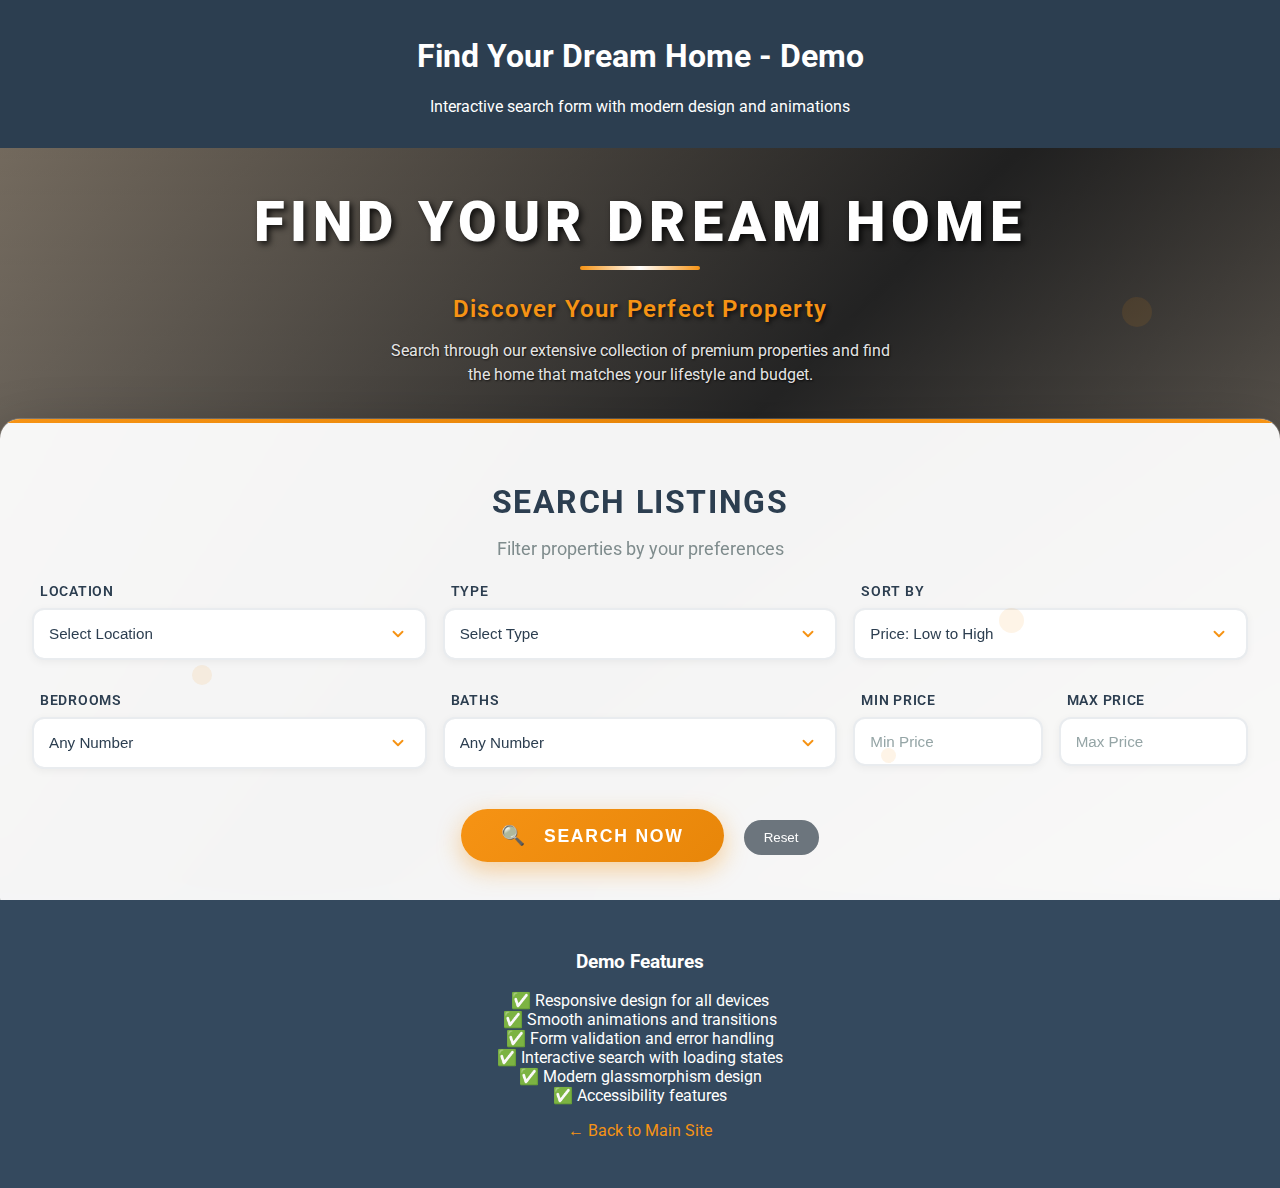
<file: dream-home-demo.html>
<!DOCTYPE html>
<html lang="en">
<head>
    <meta charset="UTF-8">
    <meta name="viewport" content="width=device-width, initial-scale=1.0">
    <title>Find Your Dream Home - Demo</title>
    
    <!-- Fonts -->
    <link href="https://fonts.googleapis.com/css?family=Roboto:300,400,900|Playfair+Display:400,700,900" rel="stylesheet">
    
    <!-- CSS -->
    <link rel="stylesheet" href="css/dream-home.css">
    
    <style>
        /* Demo-specific styles */
        body {
            margin: 0;
            padding: 0;
            font-family: 'Roboto', sans-serif;
        }
        
        .demo-header {
            background: #2c3e50;
            color: white;
            padding: 1rem;
            text-align: center;
            position: fixed;
            top: 0;
            left: 0;
            right: 0;
            z-index: 1000;
        }
        
        .demo-content {
            margin-top: 80px;
            height: calc(100vh - 80px);
            overflow: hidden;
        }
        
        .demo-footer {
            background: #34495e;
            color: white;
            padding: 2rem;
            text-align: center;
        }
        
        .demo-footer a {
            color: #f69314;
            text-decoration: none;
        }
        
        .demo-footer a:hover {
            text-decoration: underline;
        }
    </style>
</head>
<body>
    <div class="demo-header">
        <h1>Find Your Dream Home - Demo</h1>
        <p>Interactive search form with modern design and animations</p>
    </div>
    
    <div class="demo-content">
        <!-- FIND YOUR DREAM HOME Section -->
        <section class="dream-home-section" id="dream-home-section">
            <div class="dream-home-container">
                <div class="container">
                    <!-- Section Header -->
                    <div class="dream-home-header">
                        <h2 class="dream-home-title">Find Your Dream Home</h2>
                        <p class="dream-home-subtitle">Discover Your Perfect Property</p>
                        <p class="dream-home-description">
                            Search through our extensive collection of premium properties and find the home that matches your lifestyle and budget.
                        </p>
                    </div>

                    <!-- Search Form -->
                    <div class="search-form-container">
                        <div class="search-form-header">
                            <h3 class="search-form-title">Search Listings</h3>
                            <p class="search-form-subtitle">Filter properties by your preferences</p>
                        </div>

                        <form class="dream-home-form" id="property-search-form">
                            <!-- Location -->
                            <div class="form-group">
                                <label for="location" class="form-label">Location</label>
                                <select id="location" name="location" class="form-control" required>
                                    <option value="">Select Location</option>
                                    <option value="downtown">Downtown</option>
                                    <option value="suburbs">Suburbs</option>
                                    <option value="waterfront">Waterfront</option>
                                    <option value="mountains">Mountains</option>
                                    <option value="countryside">Countryside</option>
                                </select>
                            </div>

                            <!-- Type -->
                            <div class="form-group">
                                <label for="type" class="form-label">Type</label>
                                <select id="type" name="type" class="form-control" required>
                                    <option value="">Select Type</option>
                                    <option value="house">House</option>
                                    <option value="condo">Condo</option>
                                    <option value="townhouse">Townhouse</option>
                                    <option value="apartment">Apartment</option>
                                    <option value="land">Land</option>
                                </select>
                            </div>

                            <!-- Sort By -->
                            <div class="form-group">
                                <label for="sort" class="form-label">Sort By</label>
                                <select id="sort" name="sort" class="form-control">
                                    <option value="price-low">Price: Low to High</option>
                                    <option value="price-high">Price: High to Low</option>
                                    <option value="newest">Newest First</option>
                                    <option value="oldest">Oldest First</option>
                                    <option value="size">Size</option>
                                </select>
                            </div>

                            <!-- Bedrooms -->
                            <div class="form-group">
                                <label for="bedrooms" class="form-label">Bedrooms</label>
                                <select id="bedrooms" name="bedrooms" class="form-control">
                                    <option value="">Any Number</option>
                                    <option value="1">1+</option>
                                    <option value="2">2+</option>
                                    <option value="3">3+</option>
                                    <option value="4">4+</option>
                                    <option value="5">5+</option>
                                </select>
                            </div>

                            <!-- Baths -->
                            <div class="form-group">
                                <label for="baths" class="form-label">Baths</label>
                                <select id="baths" name="baths" class="form-control">
                                    <option value="">Any Number</option>
                                    <option value="1">1+</option>
                                    <option value="2">2+</option>
                                    <option value="3">3+</option>
                                    <option value="4">4+</option>
                                </select>
                            </div>

                            <!-- Price Range -->
                            <div class="form-group price-range-container">
                                <div>
                                    <label for="min-price" class="form-label">Min Price</label>
                                    <input type="number" id="min-price" name="min_price" class="form-control" placeholder="Min Price" min="0">
                                </div>
                                <div>
                                    <label for="max-price" class="form-label">Max Price</label>
                                    <input type="number" id="max-price" name="max_price" class="form-control" placeholder="Max Price" min="0">
                                </div>
                            </div>

                            <!-- Search Button -->
                            <div class="search-button-container">
                                <button type="submit" class="search-btn">
                                    <span class="search-btn-icon">🔍</span>
                                    Search Now
                                </button>
                            </div>
                        </form>
                    </div>
                </div>

                <!-- Floating Elements -->
                <div class="floating-elements">
                    <div class="floating-element element-1"></div>
                    <div class="floating-element element-2"></div>
                    <div class="floating-element element-3"></div>
                    <div class="floating-element element-4"></div>
                </div>
            </div>
        </section>
    </div>
    
    <div class="demo-footer">
        <h3>Demo Features</h3>
        <ul style="list-style: none; padding: 0;">
            <li>✅ Responsive design for all devices</li>
            <li>✅ Smooth animations and transitions</li>
            <li>✅ Form validation and error handling</li>
            <li>✅ Interactive search with loading states</li>
            <li>✅ Modern glassmorphism design</li>
            <li>✅ Accessibility features</li>
        </ul>
        <p><a href="index.html">← Back to Main Site</a></p>
    </div>

    <!-- JavaScript -->
    <script src="js/dream-home.js"></script>
</body>
</html>
</file>
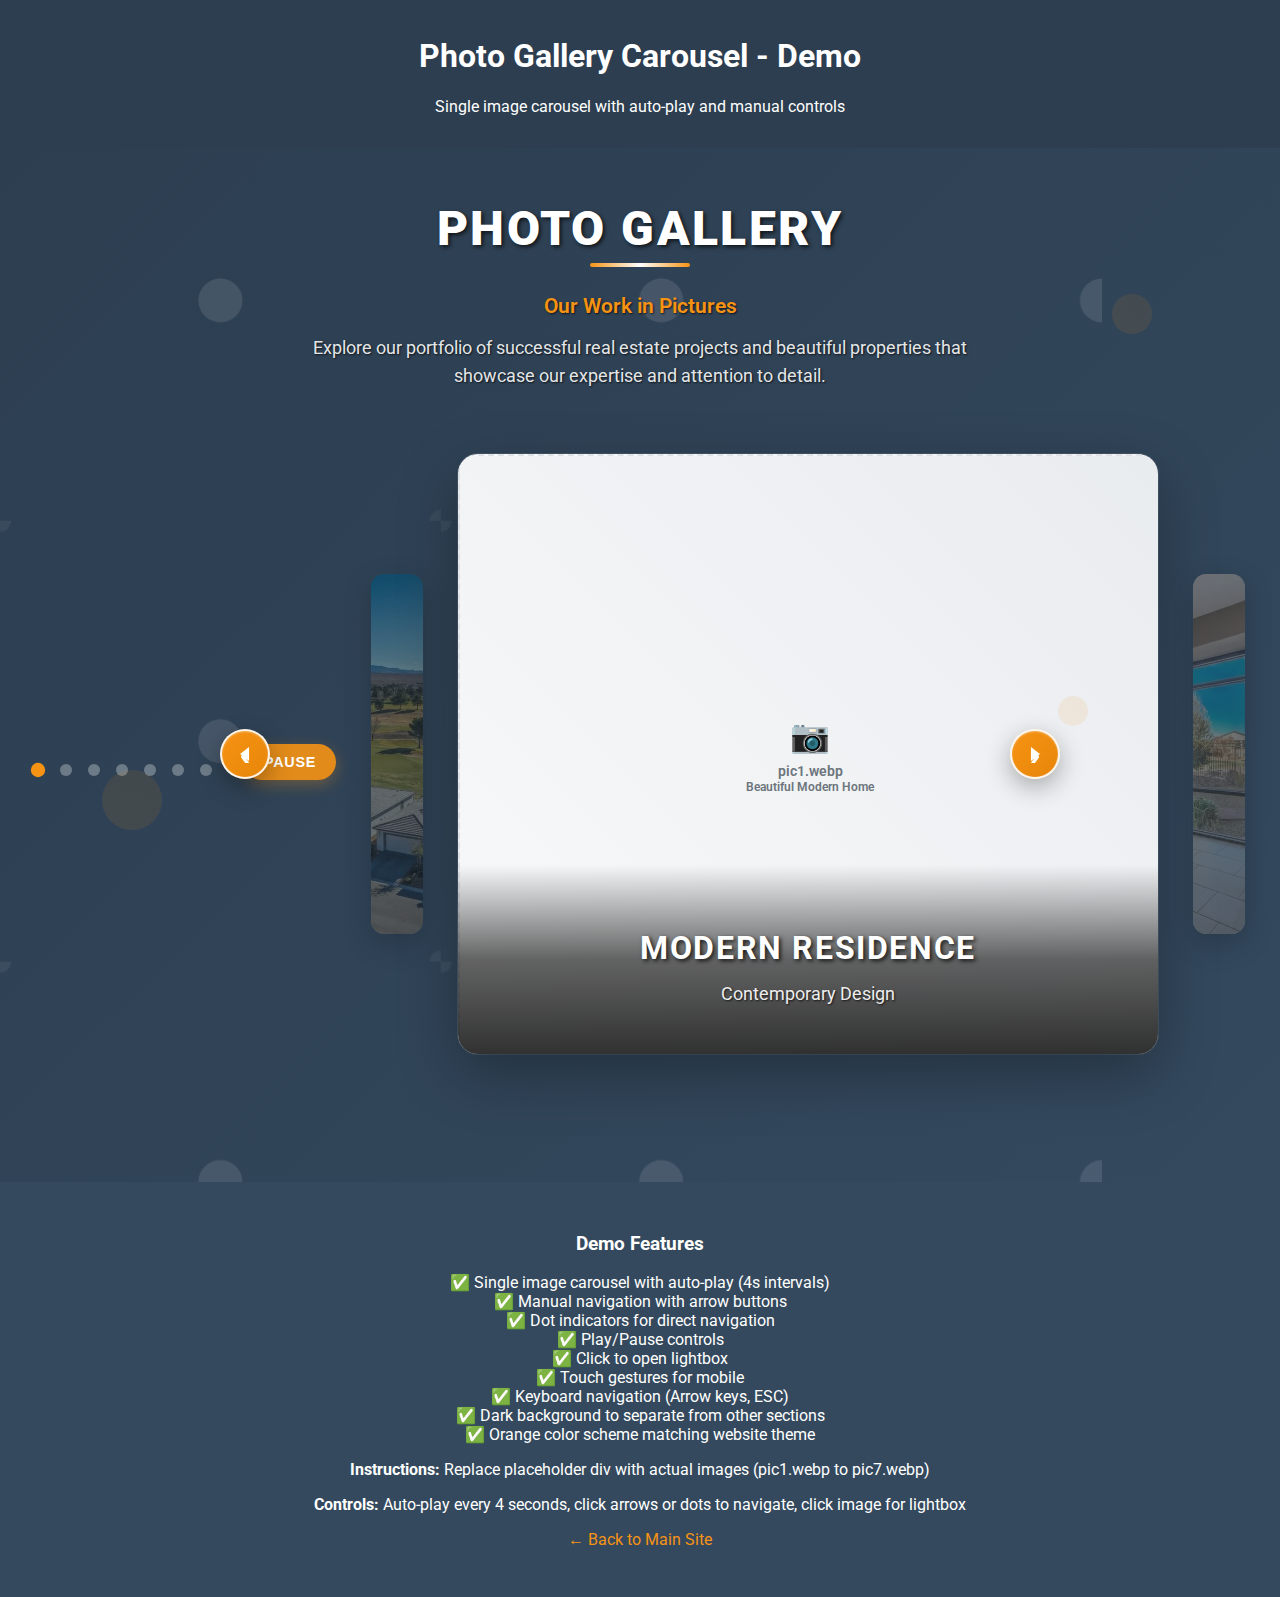
<file: gallery-carousel-demo.html>
<!DOCTYPE html>
<html lang="en">
<head>
    <meta charset="UTF-8">
    <meta name="viewport" content="width=device-width, initial-scale=1.0">
    <title>Photo Gallery Carousel - Demo</title>
    
    <!-- Fonts -->
    <link href="https://fonts.googleapis.com/css?family=Roboto:300,400,900|Playfair+Display:400,700,900" rel="stylesheet">
    
    <!-- CSS -->
    <link rel="stylesheet" href="css/gallery.css">
    
    <style>
        /* Demo-specific styles */
        body {
            margin: 0;
            padding: 0;
            font-family: 'Roboto', sans-serif;
        }
        
        .demo-header {
            background: #2c3e50;
            color: white;
            padding: 1rem;
            text-align: center;
            position: fixed;
            top: 0;
            left: 0;
            right: 0;
            z-index: 1000;
        }
        
        .demo-content {
            margin-top: 80px;
        }
        
        .demo-footer {
            background: #34495e;
            color: white;
            padding: 2rem;
            text-align: center;
        }
        
        .demo-footer a {
            color: #f69314;
            text-decoration: none;
        }
        
        .demo-footer a:hover {
            text-decoration: underline;
        }
        
        .placeholder-image {
            width: 100%;
            height: 100%;
            background: linear-gradient(45deg, #f8f9fa, #e9ecef);
            border: 2px dashed #dee2e6;
            display: flex;
            align-items: center;
            justify-content: center;
            color: #6c757d;
            font-weight: 600;
            text-align: center;
            font-size: 0.9rem;
            flex-direction: column;
        }
        
        .placeholder-image::before {
            content: '📷';
            font-size: 2rem;
            margin-bottom: 0.5rem;
        }
    </style>
</head>
<body>
    <div class="demo-header">
        <h1>Photo Gallery Carousel - Demo</h1>
        <p>Single image carousel with auto-play and manual controls</p>
    </div>
    
    <div class="demo-content">
        <!-- PHOTO GALLERY Section -->
        <section class="gallery-section" id="gallery-section">
            <div class="gallery-container">
                <div class="container">
                    <!-- Section Header -->
                    <div class="gallery-header">
                        <h2 class="gallery-title">Photo Gallery</h2>
                        <p class="gallery-subtitle">Our Work in Pictures</p>
                        <p class="gallery-description">
                            Explore our portfolio of successful real estate projects and beautiful properties that showcase our expertise and attention to detail.
                        </p>
                    </div>

                    <!-- Gallery Carousel -->
                    <div class="gallery-carousel">
                        <button class="gallery-nav gallery-prev" aria-label="Previous image">‹</button>
                        <button class="gallery-nav gallery-next" aria-label="Next image">›</button>
                        
                        <div class="gallery-slide">
                            <div class="placeholder-image">
                                <div>pic1.webp</div>
                                <small>Beautiful Modern Home</small>
                            </div>
                            <div class="gallery-overlay">
                                <div class="gallery-overlay-content">
                                    <h3 class="gallery-item-title">Modern Residence</h3>
                                    <p class="gallery-item-subtitle">Contemporary Design</p>
                                </div>
                            </div>
                        </div>
                        
                        <div class="gallery-dots"></div>
                        
                        <div class="gallery-controls">
                            <button class="gallery-play-btn">Pause</button>
                        </div>
                    </div>
                </div>

                <!-- Floating Elements -->
                <div class="gallery-floating">
                    <div class="floating-element element-1"></div>
                    <div class="floating-element element-2"></div>
                    <div class="floating-element element-3"></div>
                </div>
            </div>
        </section>
    </div>
    
    <!-- Lightbox Modal -->
    <div class="lightbox" id="lightbox">
        <div class="lightbox-content">
            <button class="lightbox-close" aria-label="Close lightbox">&times;</button>
            <button class="lightbox-nav lightbox-prev" aria-label="Previous image">‹</button>
            <button class="lightbox-nav lightbox-next" aria-label="Next image">›</button>
            <div class="placeholder-image" style="max-width: 80vw; max-height: 80vh; background: #f8f9fa; border: 2px solid #dee2e6;">
                <div style="font-size: 1.2rem; margin-bottom: 1rem;">📷</div>
                <div>Lightbox Image</div>
                <small>Click outside or press ESC to close</small>
            </div>
            <div class="lightbox-info">
                <h3 class="lightbox-title">Gallery Image</h3>
                <p class="lightbox-counter">1 of 7</p>
            </div>
        </div>
    </div>
    
    <div class="demo-footer">
        <h3>Demo Features</h3>
        <ul style="list-style: none; padding: 0;">
            <li>✅ Single image carousel with auto-play (4s intervals)</li>
            <li>✅ Manual navigation with arrow buttons</li>
            <li>✅ Dot indicators for direct navigation</li>
            <li>✅ Play/Pause controls</li>
            <li>✅ Click to open lightbox</li>
            <li>✅ Touch gestures for mobile</li>
            <li>✅ Keyboard navigation (Arrow keys, ESC)</li>
            <li>✅ Dark background to separate from other sections</li>
            <li>✅ Orange color scheme matching website theme</li>
        </ul>
        <p><strong>Instructions:</strong> Replace placeholder div with actual images (pic1.webp to pic7.webp)</p>
        <p><strong>Controls:</strong> Auto-play every 4 seconds, click arrows or dots to navigate, click image for lightbox</p>
        <p><a href="index.html">← Back to Main Site</a></p>
    </div>

    <!-- JavaScript -->
    <script src="js/gallery.js"></script>
</body>
</html>
</file>
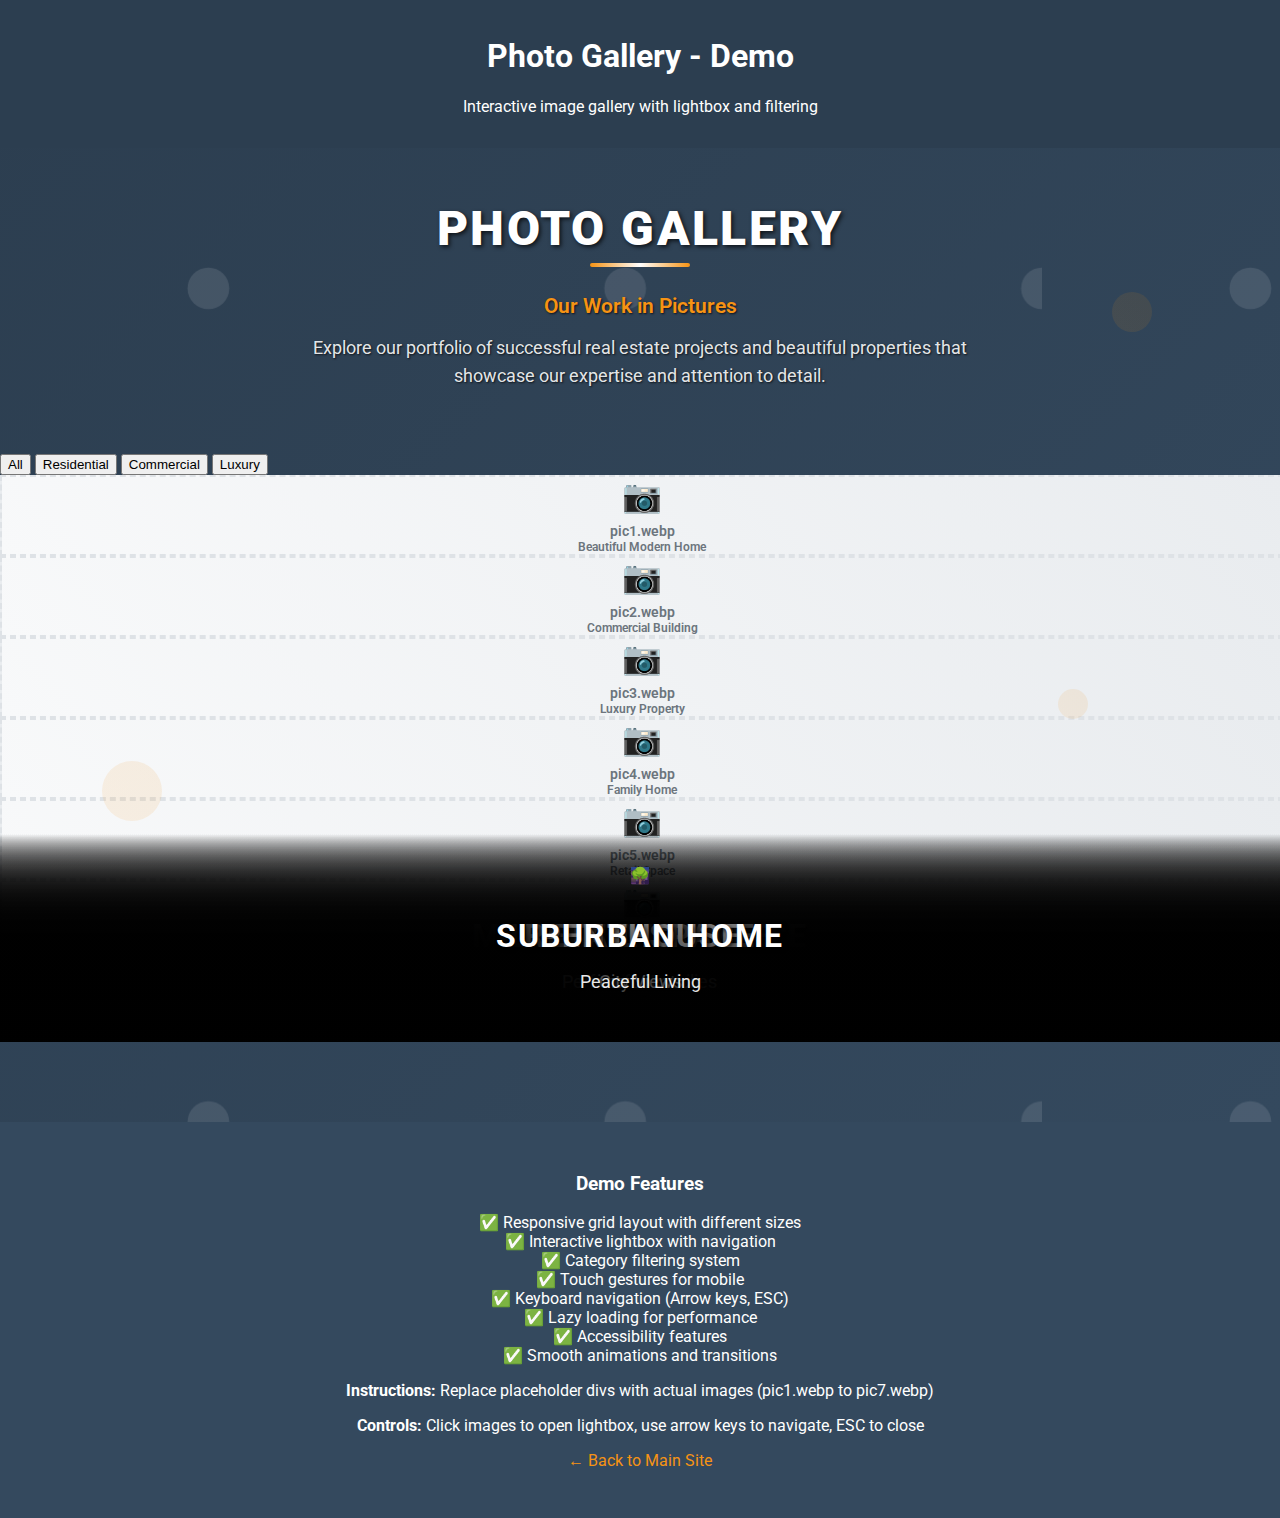
<file: gallery-demo.html>
<!DOCTYPE html>
<html lang="en">
<head>
    <meta charset="UTF-8">
    <meta name="viewport" content="width=device-width, initial-scale=1.0">
    <title>Photo Gallery - Demo</title>
    
    <!-- Fonts -->
    <link href="https://fonts.googleapis.com/css?family=Roboto:300,400,900|Playfair+Display:400,700,900" rel="stylesheet">
    
    <!-- CSS -->
    <link rel="stylesheet" href="css/gallery.css">
    
    <style>
        /* Demo-specific styles */
        body {
            margin: 0;
            padding: 0;
            font-family: 'Roboto', sans-serif;
        }
        
        .demo-header {
            background: #2c3e50;
            color: white;
            padding: 1rem;
            text-align: center;
            position: fixed;
            top: 0;
            left: 0;
            right: 0;
            z-index: 1000;
        }
        
        .demo-content {
            margin-top: 80px;
        }
        
        .demo-footer {
            background: #34495e;
            color: white;
            padding: 2rem;
            text-align: center;
        }
        
        .demo-footer a {
            color: #f69314;
            text-decoration: none;
        }
        
        .demo-footer a:hover {
            text-decoration: underline;
        }
        
        .placeholder-image {
            width: 100%;
            height: 100%;
            background: linear-gradient(45deg, #f8f9fa, #e9ecef);
            border: 2px dashed #dee2e6;
            display: flex;
            align-items: center;
            justify-content: center;
            color: #6c757d;
            font-weight: 600;
            text-align: center;
            font-size: 0.9rem;
            flex-direction: column;
        }
        
        .placeholder-image::before {
            content: '📷';
            font-size: 2rem;
            margin-bottom: 0.5rem;
        }
    </style>
</head>
<body>
    <div class="demo-header">
        <h1>Photo Gallery - Demo</h1>
        <p>Interactive image gallery with lightbox and filtering</p>
    </div>
    
    <div class="demo-content">
        <!-- PHOTO GALLERY Section -->
        <section class="gallery-section" id="gallery-section">
            <div class="gallery-container">
                <div class="container">
                    <!-- Section Header -->
                    <div class="gallery-header">
                        <h2 class="gallery-title">Photo Gallery</h2>
                        <p class="gallery-subtitle">Our Work in Pictures</p>
                        <p class="gallery-description">
                            Explore our portfolio of successful real estate projects and beautiful properties that showcase our expertise and attention to detail.
                        </p>
                    </div>

                    <!-- Gallery Filters -->
                    <div class="gallery-filters">
                        <button class="filter-btn active" data-filter="all">All</button>
                        <button class="filter-btn" data-filter="residential">Residential</button>
                        <button class="filter-btn" data-filter="commercial">Commercial</button>
                        <button class="filter-btn" data-filter="luxury">Luxury</button>
                    </div>

                    <!-- Gallery Grid -->
                    <div class="gallery-grid">
                        <div class="gallery-item featured" data-category="residential">
                            <div class="placeholder-image">
                                <div>pic1.webp</div>
                                <small>Beautiful Modern Home</small>
                            </div>
                            <div class="gallery-overlay">
                                <div class="gallery-overlay-content">
                                    <span class="gallery-icon">🏠</span>
                                    <h3 class="gallery-item-title">Modern Residence</h3>
                                    <p class="gallery-item-subtitle">Contemporary Design</p>
                                </div>
                            </div>
                        </div>

                        <div class="gallery-item" data-category="commercial">
                            <div class="placeholder-image">
                                <div>pic2.webp</div>
                                <small>Commercial Building</small>
                            </div>
                            <div class="gallery-overlay">
                                <div class="gallery-overlay-content">
                                    <span class="gallery-icon">🏢</span>
                                    <h3 class="gallery-item-title">Office Complex</h3>
                                    <p class="gallery-item-subtitle">Business District</p>
                                </div>
                            </div>
                        </div>

                        <div class="gallery-item tall" data-category="luxury">
                            <div class="placeholder-image">
                                <div>pic3.webp</div>
                                <small>Luxury Property</small>
                            </div>
                            <div class="gallery-overlay">
                                <div class="gallery-overlay-content">
                                    <span class="gallery-icon">✨</span>
                                    <h3 class="gallery-item-title">Luxury Estate</h3>
                                    <p class="gallery-item-subtitle">Premium Living</p>
                                </div>
                            </div>
                        </div>

                        <div class="gallery-item" data-category="residential">
                            <div class="placeholder-image">
                                <div>pic4.webp</div>
                                <small>Family Home</small>
                            </div>
                            <div class="gallery-overlay">
                                <div class="gallery-overlay-content">
                                    <span class="gallery-icon">👨‍👩‍👧‍👦</span>
                                    <h3 class="gallery-item-title">Family Home</h3>
                                    <p class="gallery-item-subtitle">Perfect for Families</p>
                                </div>
                            </div>
                        </div>

                        <div class="gallery-item" data-category="commercial">
                            <div class="placeholder-image">
                                <div>pic5.webp</div>
                                <small>Retail Space</small>
                            </div>
                            <div class="gallery-overlay">
                                <div class="gallery-overlay-content">
                                    <span class="gallery-icon">🛍️</span>
                                    <h3 class="gallery-item-title">Retail Space</h3>
                                    <p class="gallery-item-subtitle">Prime Location</p>
                                </div>
                            </div>
                        </div>

                        <div class="gallery-item" data-category="luxury">
                            <div class="placeholder-image">
                                <div>pic6.webp</div>
                                <small>Penthouse View</small>
                            </div>
                            <div class="gallery-overlay">
                                <div class="gallery-overlay-content">
                                    <span class="gallery-icon">🌆</span>
                                    <h3 class="gallery-item-title">Penthouse</h3>
                                    <p class="gallery-item-subtitle">City Views</p>
                                </div>
                            </div>
                        </div>

                        <div class="gallery-item featured" data-category="residential">
                            <div class="placeholder-image">
                                <div>pic7.webp</div>
                                <small>Suburban Home</small>
                            </div>
                            <div class="gallery-overlay">
                                <div class="gallery-overlay-content">
                                    <span class="gallery-icon">🌳</span>
                                    <h3 class="gallery-item-title">Suburban Home</h3>
                                    <p class="gallery-item-subtitle">Peaceful Living</p>
                                </div>
                            </div>
                        </div>
                    </div>
                </div>

                <!-- Floating Elements -->
                <div class="gallery-floating">
                    <div class="floating-element element-1"></div>
                    <div class="floating-element element-2"></div>
                    <div class="floating-element element-3"></div>
                </div>
            </div>
        </section>
    </div>
    
    <!-- Lightbox Modal -->
    <div class="lightbox" id="lightbox">
        <div class="lightbox-content">
            <button class="lightbox-close" aria-label="Close lightbox">&times;</button>
            <button class="lightbox-nav lightbox-prev" aria-label="Previous image">‹</button>
            <button class="lightbox-nav lightbox-next" aria-label="Next image">›</button>
            <div class="placeholder-image" style="max-width: 80vw; max-height: 80vh; background: #f8f9fa; border: 2px solid #dee2e6;">
                <div style="font-size: 1.2rem; margin-bottom: 1rem;">📷</div>
                <div>Lightbox Image</div>
                <small>Click outside or press ESC to close</small>
            </div>
            <div class="lightbox-info">
                <h3 class="lightbox-title">Gallery Image</h3>
                <p class="lightbox-counter">1 of 7</p>
            </div>
        </div>
    </div>
    
    <div class="demo-footer">
        <h3>Demo Features</h3>
        <ul style="list-style: none; padding: 0;">
            <li>✅ Responsive grid layout with different sizes</li>
            <li>✅ Interactive lightbox with navigation</li>
            <li>✅ Category filtering system</li>
            <li>✅ Touch gestures for mobile</li>
            <li>✅ Keyboard navigation (Arrow keys, ESC)</li>
            <li>✅ Lazy loading for performance</li>
            <li>✅ Accessibility features</li>
            <li>✅ Smooth animations and transitions</li>
        </ul>
        <p><strong>Instructions:</strong> Replace placeholder divs with actual images (pic1.webp to pic7.webp)</p>
        <p><strong>Controls:</strong> Click images to open lightbox, use arrow keys to navigate, ESC to close</p>
        <p><a href="index.html">← Back to Main Site</a></p>
    </div>

    <!-- JavaScript -->
    <script src="js/gallery.js"></script>
</body>
</html>
</file>
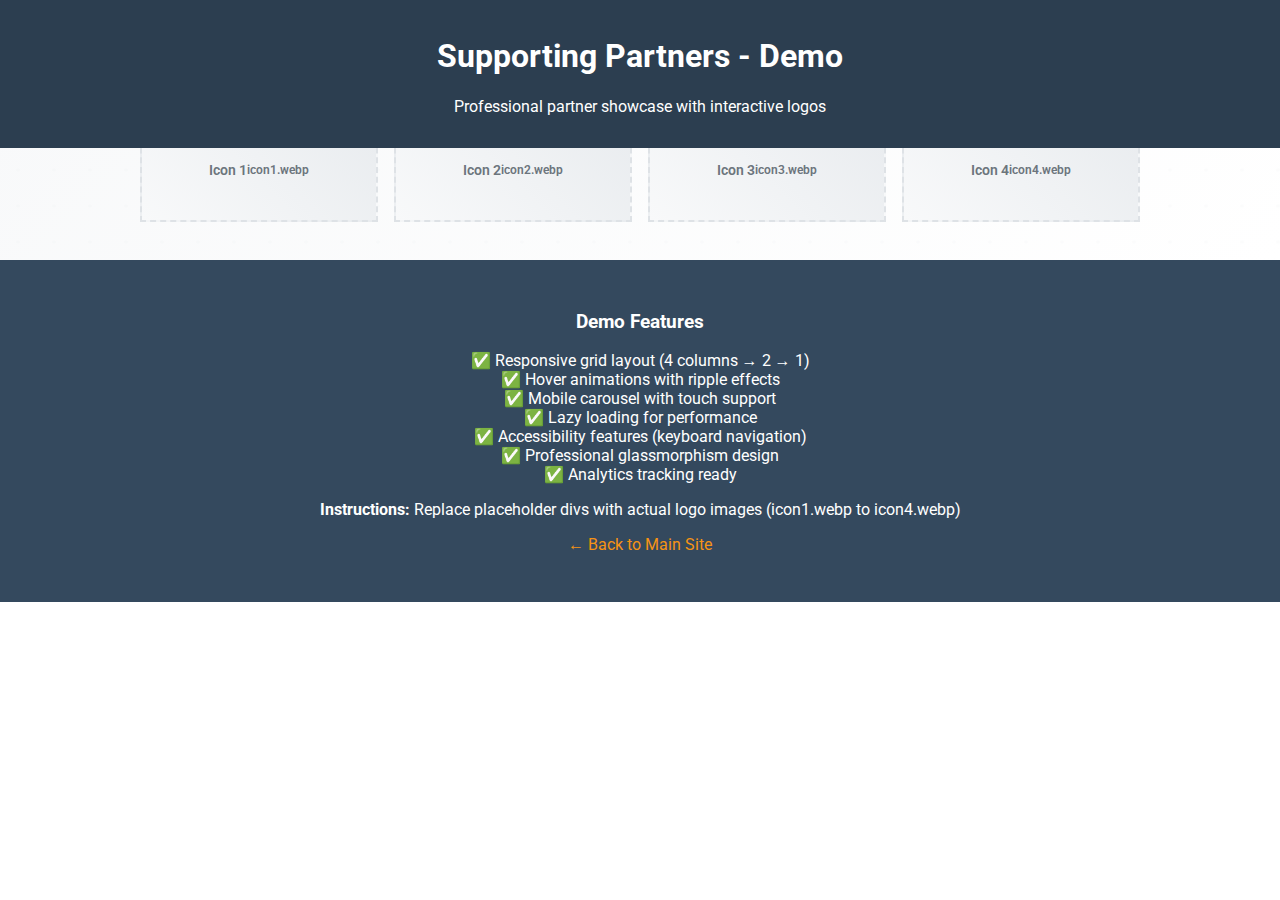
<file: partners-demo.html>
<!DOCTYPE html>
<html lang="en">
<head>
    <meta charset="UTF-8">
    <meta name="viewport" content="width=device-width, initial-scale=1.0">
    <title>Supporting Partners - Demo</title>
    
    <!-- Fonts -->
    <link href="https://fonts.googleapis.com/css?family=Roboto:300,400,900|Playfair+Display:400,700,900" rel="stylesheet">
    
    <!-- CSS -->
    <link rel="stylesheet" href="css/partners.css">
    
    <style>
        /* Demo-specific styles */
        body {
            margin: 0;
            padding: 0;
            font-family: 'Roboto', sans-serif;
        }
        
        .demo-header {
            background: #2c3e50;
            color: white;
            padding: 1rem;
            text-align: center;
            position: fixed;
            top: 0;
            left: 0;
            right: 0;
            z-index: 1000;
        }
        
        .demo-content {
            margin-top: 80px;
        }
        
        .demo-footer {
            background: #34495e;
            color: white;
            padding: 2rem;
            text-align: center;
        }
        
        .demo-footer a {
            color: #f69314;
            text-decoration: none;
        }
        
        .demo-footer a:hover {
            text-decoration: underline;
        }
        
        .placeholder-logo {
            width: 100%;
            height: 100%;
            background: linear-gradient(45deg, #f8f9fa, #e9ecef);
            border: 2px dashed #dee2e6;
            display: flex;
            align-items: center;
            justify-content: center;
            color: #6c757d;
            font-weight: 600;
            text-align: center;
            font-size: 0.9rem;
        }
    </style>
</head>
<body>
    <div class="demo-header">
        <h1>Supporting Partners - Demo</h1>
        <p>Professional partner showcase with interactive logos</p>
    </div>
    
    <div class="demo-content">
        <!-- SUPPORTING PARTNERS Section -->
        <section class="partners-section" id="partners-section">
            <div class="partners-container">
                <div class="container">
                    <!-- Section Header -->
                    <div class="partners-header">
                        <h2 class="partners-title">Trusted Partners</h2>
                        <p class="partners-subtitle">Supporting Our Mission</p>
                        <p class="partners-description">
                            We're proud to work with industry leaders and trusted organizations that share our commitment to excellence in real estate.
                        </p>
                    </div>

                    <!-- Partners Grid -->
                    <div class="partners-grid">
                        <div class="partner-logo">
                            <div class="placeholder-logo">Icon 1<br><small>icon1.webp</small></div>
                            <span class="partner-name">Partner 1</span>
                        </div>
                        <div class="partner-logo">
                            <div class="placeholder-logo">Icon 2<br><small>icon2.webp</small></div>
                            <span class="partner-name">Partner 2</span>
                        </div>
                        <div class="partner-logo">
                            <div class="placeholder-logo">Icon 3<br><small>icon3.webp</small></div>
                            <span class="partner-name">Partner 3</span>
                        </div>
                        <div class="partner-logo">
                            <div class="placeholder-logo">Icon 4<br><small>icon4.webp</small></div>
                            <span class="partner-name">Partner 4</span>
                        </div>
                    </div>

                    <!-- Mobile Carousel (Hidden by default, shown on mobile) -->
                    <div class="partners-carousel">
                        <div class="partners-track">
                            <div class="partner-logo">
                                <div class="placeholder-logo">Icon 1</div>
                            </div>
                            <div class="partner-logo">
                                <div class="placeholder-logo">Icon 2</div>
                            </div>
                            <div class="partner-logo">
                                <div class="placeholder-logo">Icon 3</div>
                            </div>
                            <div class="partner-logo">
                                <div class="placeholder-logo">Icon 4</div>
                            </div>
                            <!-- Duplicate for seamless loop -->
                            <div class="partner-logo">
                                <div class="placeholder-logo">Icon 1</div>
                            </div>
                            <div class="partner-logo">
                                <div class="placeholder-logo">Icon 2</div>
                            </div>
                            <div class="partner-logo">
                                <div class="placeholder-logo">Icon 3</div>
                            </div>
                            <div class="partner-logo">
                                <div class="placeholder-logo">Icon 4</div>
                            </div>
                        </div>
                    </div>
                </div>

                <!-- Floating Elements -->
                <div class="partners-floating">
                    <div class="floating-shape shape-1"></div>
                    <div class="floating-shape shape-2"></div>
                    <div class="floating-shape shape-3"></div>
                </div>
            </div>
        </section>
    </div>
    
    <div class="demo-footer">
        <h3>Demo Features</h3>
        <ul style="list-style: none; padding: 0;">
            <li>✅ Responsive grid layout (4 columns → 2 → 1)</li>
            <li>✅ Hover animations with ripple effects</li>
            <li>✅ Mobile carousel with touch support</li>
            <li>✅ Lazy loading for performance</li>
            <li>✅ Accessibility features (keyboard navigation)</li>
            <li>✅ Professional glassmorphism design</li>
            <li>✅ Analytics tracking ready</li>
        </ul>
        <p><strong>Instructions:</strong> Replace placeholder divs with actual logo images (icon1.webp to icon4.webp)</p>
        <p><a href="index.html">← Back to Main Site</a></p>
    </div>

    <!-- JavaScript -->
    <script src="js/partners.js"></script>
</body>
</html>
</file>
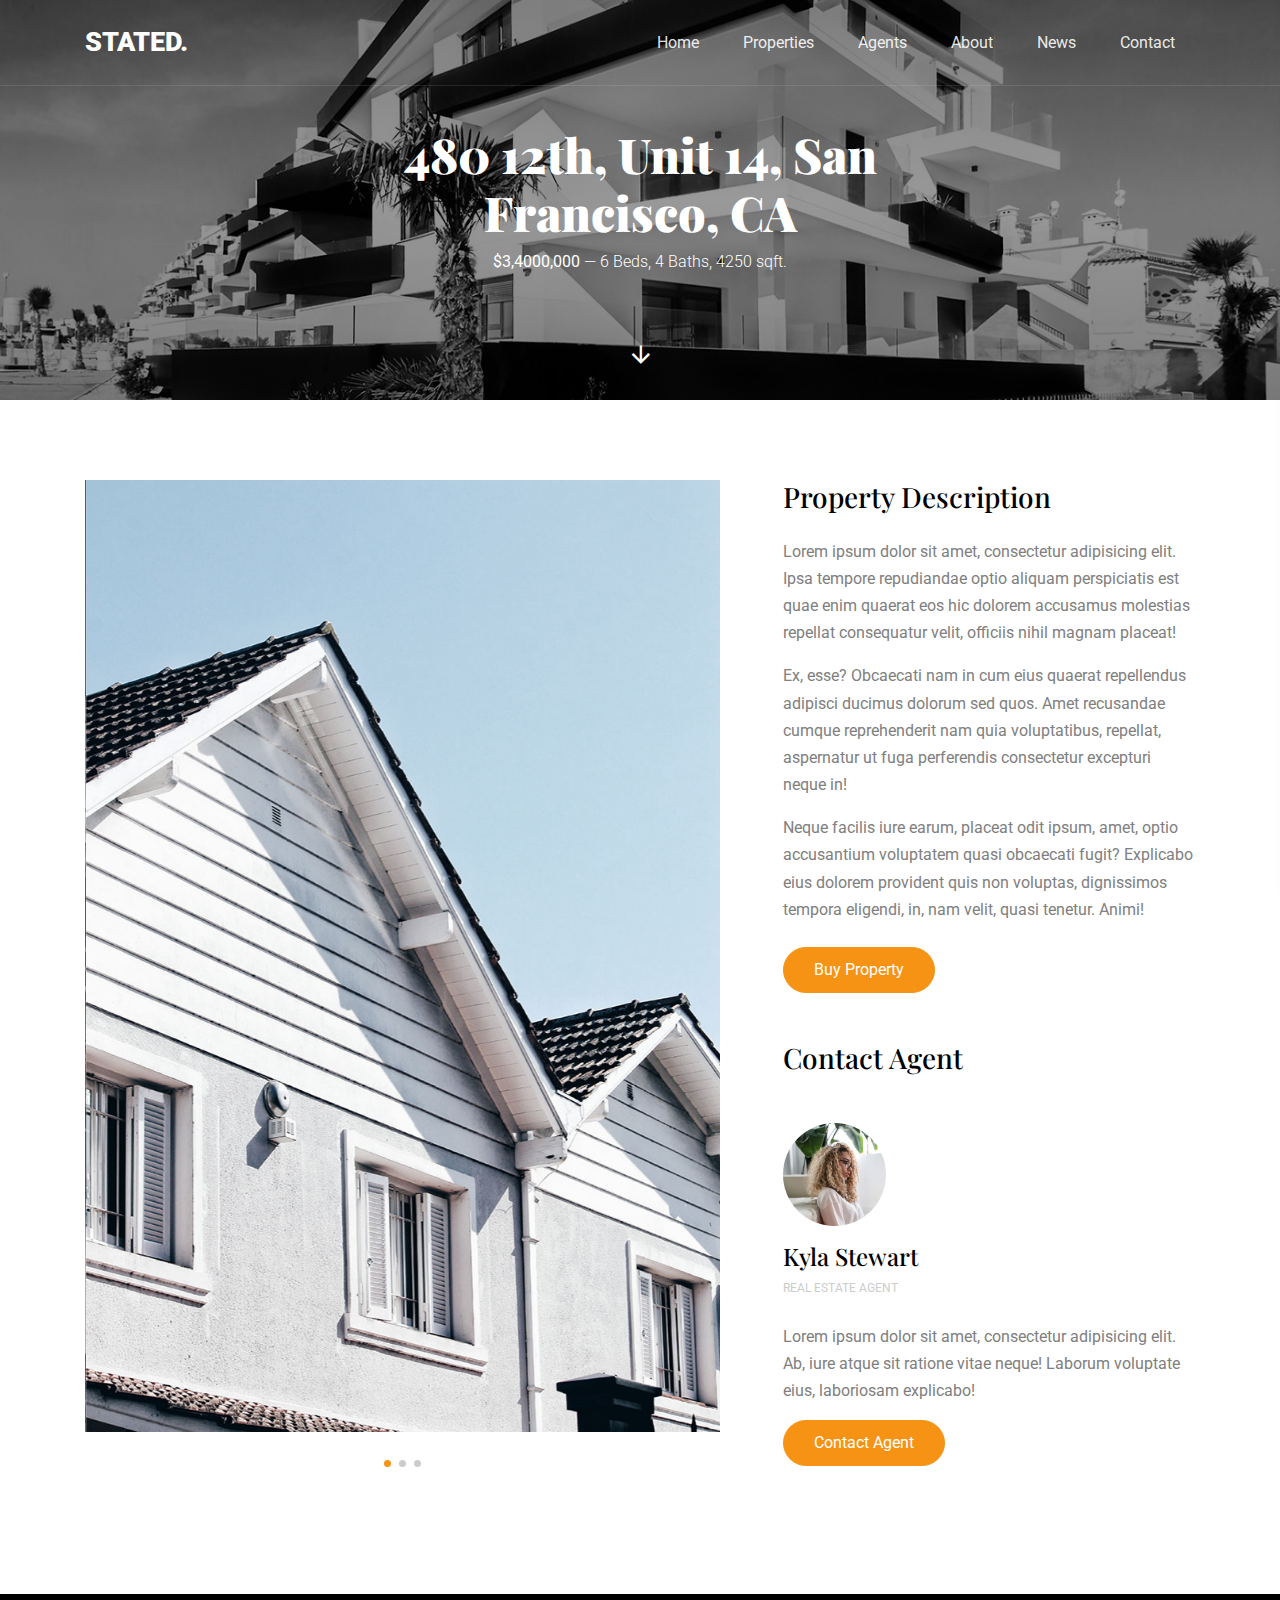
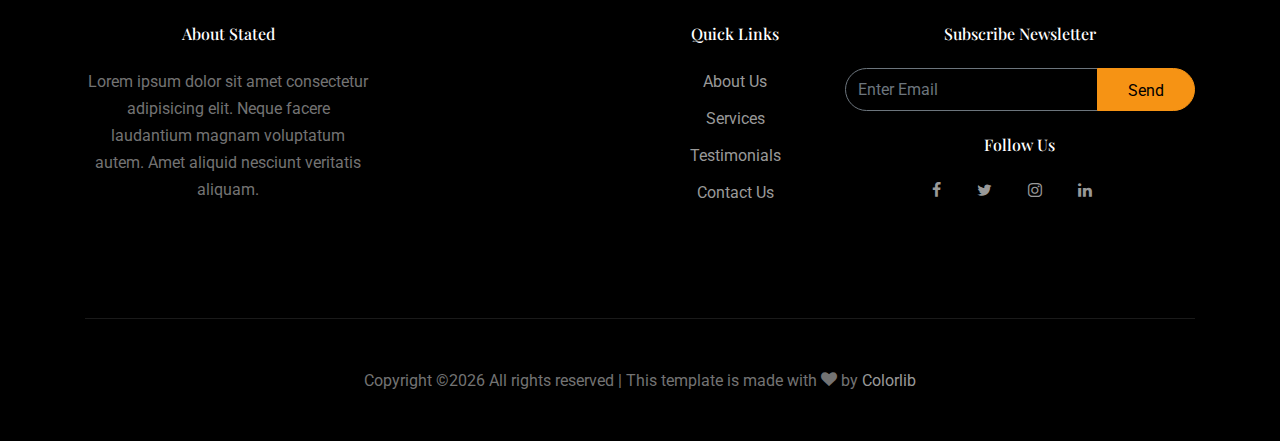
<file: property-single.html>
<!DOCTYPE html>
<html lang="en">
  <head>
    <title>Stated &mdash; Website by Colorlib</title>
    <meta charset="utf-8">
    <meta name="viewport" content="width=device-width, initial-scale=1, shrink-to-fit=no">
    
    <link href="https://fonts.googleapis.com/css?family=Roboto:300,400,900|Playfair+Display:400,700,900 " rel="stylesheet">
    <link rel="stylesheet" href="fonts/icomoon/style.css">

    <link rel="stylesheet" href="css/bootstrap.min.css">
    <link rel="stylesheet" href="css/jquery-ui.css">
    <link rel="stylesheet" href="css/owl.carousel.min.css">
    <link rel="stylesheet" href="css/owl.theme.default.min.css">
    <link rel="stylesheet" href="css/owl.theme.default.min.css">

    <link rel="stylesheet" href="css/jquery.fancybox.min.css">

    <link rel="stylesheet" href="css/bootstrap-datepicker.css">

    <link rel="stylesheet" href="fonts/flaticon/font/flaticon.css">

    <link rel="stylesheet" href="css/aos.css">

    <link rel="stylesheet" href="css/style.css">
    
  </head>
  <body data-spy="scroll" data-target=".site-navbar-target" data-offset="300">
  
  <div class="site-wrap">

    <div class="site-mobile-menu site-navbar-target">
      <div class="site-mobile-menu-header">
        <div class="site-mobile-menu-close mt-3">
          <span class="icon-close2 js-menu-toggle"></span>
        </div>
      </div>
      <div class="site-mobile-menu-body"></div>
    </div>
   
    
    <header class="site-navbar py-4 js-sticky-header site-navbar-target" role="banner">

      <div class="container">
        <div class="row align-items-center">
          
          <div class="col-6 col-xl-2">
            <h1 class="mb-0 site-logo m-0 p-0"><a href="index.html" class="mb-0">Stated.</a></h1>
          </div>

          <div class="col-12 col-md-10 d-none d-xl-block">
            <nav class="site-navigation position-relative text-right" role="navigation">

              <ul class="site-menu main-menu js-clone-nav mr-auto d-none d-lg-block">
                <li><a href="index.html#home-section" class="nav-link">Home</a></li>
                <li><a href="index.html#properties-section" class="nav-link">Properties</a></li>
                <li><a href="index.html#agents-section" class="nav-link">Agents</a></li>
                <li><a href="index.html#about-section" class="nav-link">About</a></li>
                <li><a href="index.html#news-section" class="nav-link">News</a></li>
                <li><a href="index.html#contact-section" class="nav-link">Contact</a></li>
              </ul>
            </nav>
          </div>


          <div class="col-6 d-inline-block d-xl-none ml-md-0 py-3"><a href="#" class="site-menu-toggle js-menu-toggle text-black float-right"><span class="icon-menu h3"></span></a></div>

        </div>
      </div>
      
    </header>

  
    
    <div class="site-blocks-cover inner-page-cover overlay" style="background-image: url(images/hero_1.jpg);" data-aos="fade" id="home-section">
      <div class="container">
        <div class="row align-items-center justify-content-center">
          <div class="col-md-6 mt-lg-5 text-center">
            <h1>480 12th, Unit 14, San Francisco, CA</h1>
            <p class="mb-5"><strong class="text-white">$3,4000,000</strong> &mdash; 6 Beds, 4 Baths, 4250 sqft.</p>
            
          </div>
        </div>
      </div>

      <a href="#property-details" class="smoothscroll arrow-down"><span class="icon-arrow_downward"></span></a>
    </div>  

    
    
    <div class="site-section" id="property-details">
      <div class="container">
        <div class="row">
          <div class="col-lg-7">
            <div class="owl-carousel slide-one-item with-dots">
              <div><img src="images/property_1.jpg" alt="Image" class="img-fluid"></div>
              <div><img src="images/property_2.jpg" alt="Image" class="img-fluid"></div>
              <div><img src="images/property_3.jpg" alt="Image" class="img-fluid"></div>
            </div>
          </div>
          <div class="col-lg-5 pl-lg-5 ml-auto">
            <div class="mb-5">
              <h3 class="text-black mb-4">Property Description</h3>
              <p>Lorem ipsum dolor sit amet, consectetur adipisicing elit. Ipsa tempore repudiandae optio aliquam perspiciatis est quae enim quaerat eos hic dolorem accusamus molestias repellat consequatur velit, officiis nihil magnam placeat!</p>
              <p>Ex, esse? Obcaecati nam in cum eius quaerat repellendus adipisci ducimus dolorum sed quos. Amet recusandae cumque reprehenderit nam quia voluptatibus, repellat, aspernatur ut fuga perferendis consectetur excepturi neque in!</p>
              <p class="mb-4">Neque facilis iure earum, placeat odit ipsum, amet, optio accusantium voluptatem quasi obcaecati fugit? Explicabo eius dolorem provident quis non voluptas, dignissimos tempora eligendi, in, nam velit, quasi tenetur. Animi!</p>
              <p><a href="#" class="btn btn-primary">Buy Property</a></p>
            </div>

            <div class="mb-5">
              <h3 class="text-black mb-4">Contact Agent</h3>
              <div class="mt-5">
                <img src="images/person_8.jpg" alt="Image" class="w-25 mb-3 rounded-circle">
                <h4 class="text-black">Kyla Stewart</h4>
                <p class="text-muted mb-4">Real Estate Agent</p>
                <p>Lorem ipsum dolor sit amet, consectetur adipisicing elit. Ab, iure atque sit ratione vitae neque! Laborum voluptate eius, laboriosam explicabo!</p>
                <p><a href="#" class="btn btn-primary btn-sm">Contact Agent</a></p>
              </div>
            </div>

          </div>
        </div>
      </div>
    </div>

    
    <footer class="site-footer">
      <div class="container">
        <div class="row">
          <div class="col-md-8">
            <div class="row">
              <div class="col-md-5">
                <h2 class="footer-heading mb-4">About Stated</h2>
                <p>Lorem ipsum dolor sit amet consectetur adipisicing elit. Neque facere laudantium magnam voluptatum autem. Amet aliquid nesciunt veritatis aliquam.</p>
              </div>
              <div class="col-md-3 ml-auto">
                <h2 class="footer-heading mb-4">Quick Links</h2>
                <ul class="list-unstyled">
                  <li><a href="#">About Us</a></li>
                  <li><a href="#">Services</a></li>
                  <li><a href="#">Testimonials</a></li>
                  <li><a href="#">Contact Us</a></li>
                </ul>
              </div>
              
            </div>
          </div>
          <div class="col-md-4">
            <div class="mb-4">
              <h2 class="footer-heading mb-4">Subscribe Newsletter</h2>
            <form action="#" method="post" class="footer-subscribe">
              <div class="input-group mb-3">
                <input type="text" class="form-control border-secondary text-white bg-transparent" placeholder="Enter Email" aria-label="Enter Email" aria-describedby="button-addon2">
                <div class="input-group-append">
                  <button class="btn btn-primary text-black" type="button" id="button-addon2">Send</button>
                </div>
              </div>
            </form>  
            </div>
            
            <div class="">
              <h2 class="footer-heading mb-4">Follow Us</h2>
                <a href="#" class="pl-0 pr-3"><span class="icon-facebook"></span></a>
                <a href="#" class="pl-3 pr-3"><span class="icon-twitter"></span></a>
                <a href="#" class="pl-3 pr-3"><span class="icon-instagram"></span></a>
                <a href="#" class="pl-3 pr-3"><span class="icon-linkedin"></span></a>
            </div>


          </div>
        </div>
        <div class="row pt-5 mt-5 text-center">
          <div class="col-md-12">
            <div class="border-top pt-5">
            <p>
        <!-- Link back to Colorlib can't be removed. Template is licensed under CC BY 3.0. -->
        Copyright &copy;<script>document.write(new Date().getFullYear());</script> All rights reserved | This template is made with <i class="icon-heart" aria-hidden="true"></i> by <a href="https://colorlib.com" target="_blank" >Colorlib</a>
        <!-- Link back to Colorlib can't be removed. Template is licensed under CC BY 3.0. -->
      </p>
            </div>
          </div>
          
        </div>
      </div>
    </footer>

  </div> <!-- .site-wrap -->

  <script src="js/jquery-3.3.1.min.js"></script>
  <script src="js/jquery-migrate-3.0.1.min.js"></script>
  <script src="js/jquery-ui.js"></script>
  <script src="js/popper.min.js"></script>
  <script src="js/bootstrap.min.js"></script>
  <script src="js/owl.carousel.min.js"></script>
  <script src="js/jquery.stellar.min.js"></script>
  <script src="js/jquery.countdown.min.js"></script>
  <script src="js/bootstrap-datepicker.min.js"></script>
  <script src="js/jquery.easing.1.3.js"></script>
  <script src="js/aos.js"></script>
  <script src="js/jquery.fancybox.min.js"></script>
  <script src="js/jquery.sticky.js"></script>

  
  <script src="js/main.js"></script>
    
  </body>
</html>
</file>
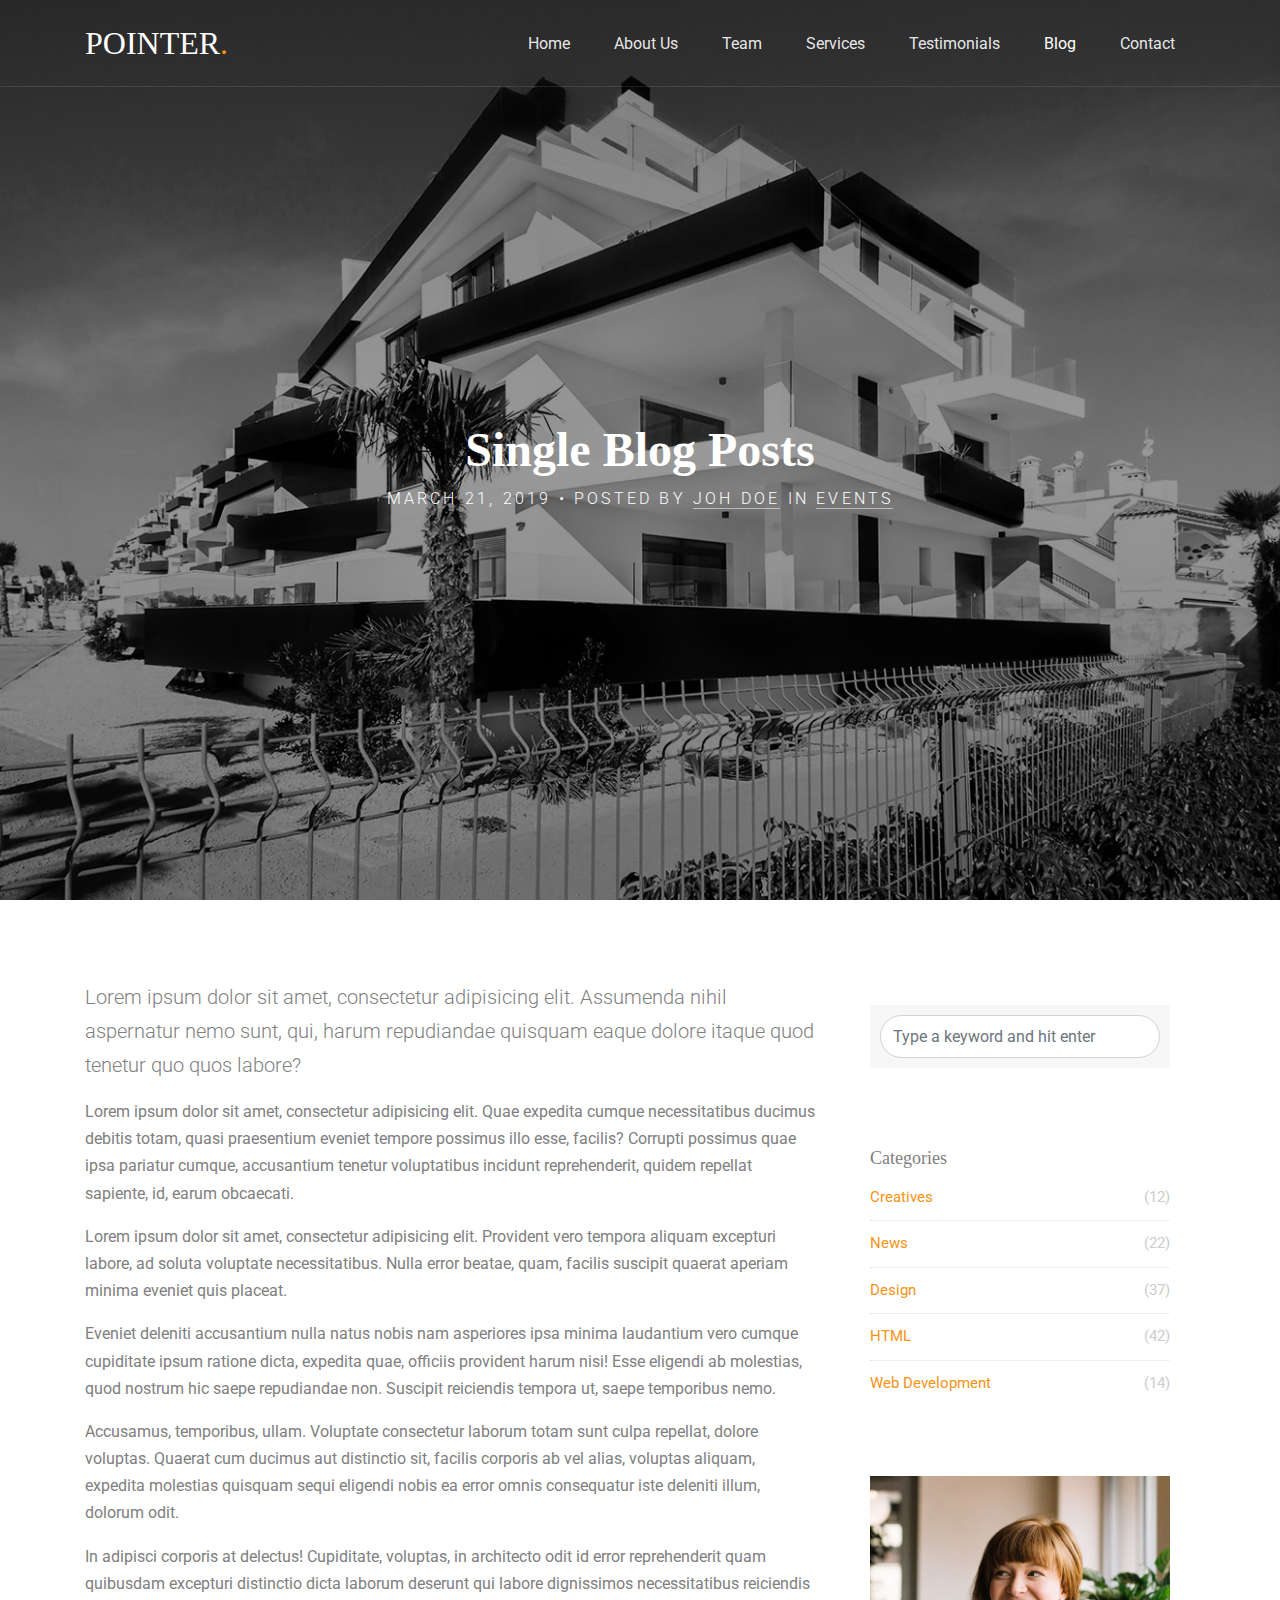
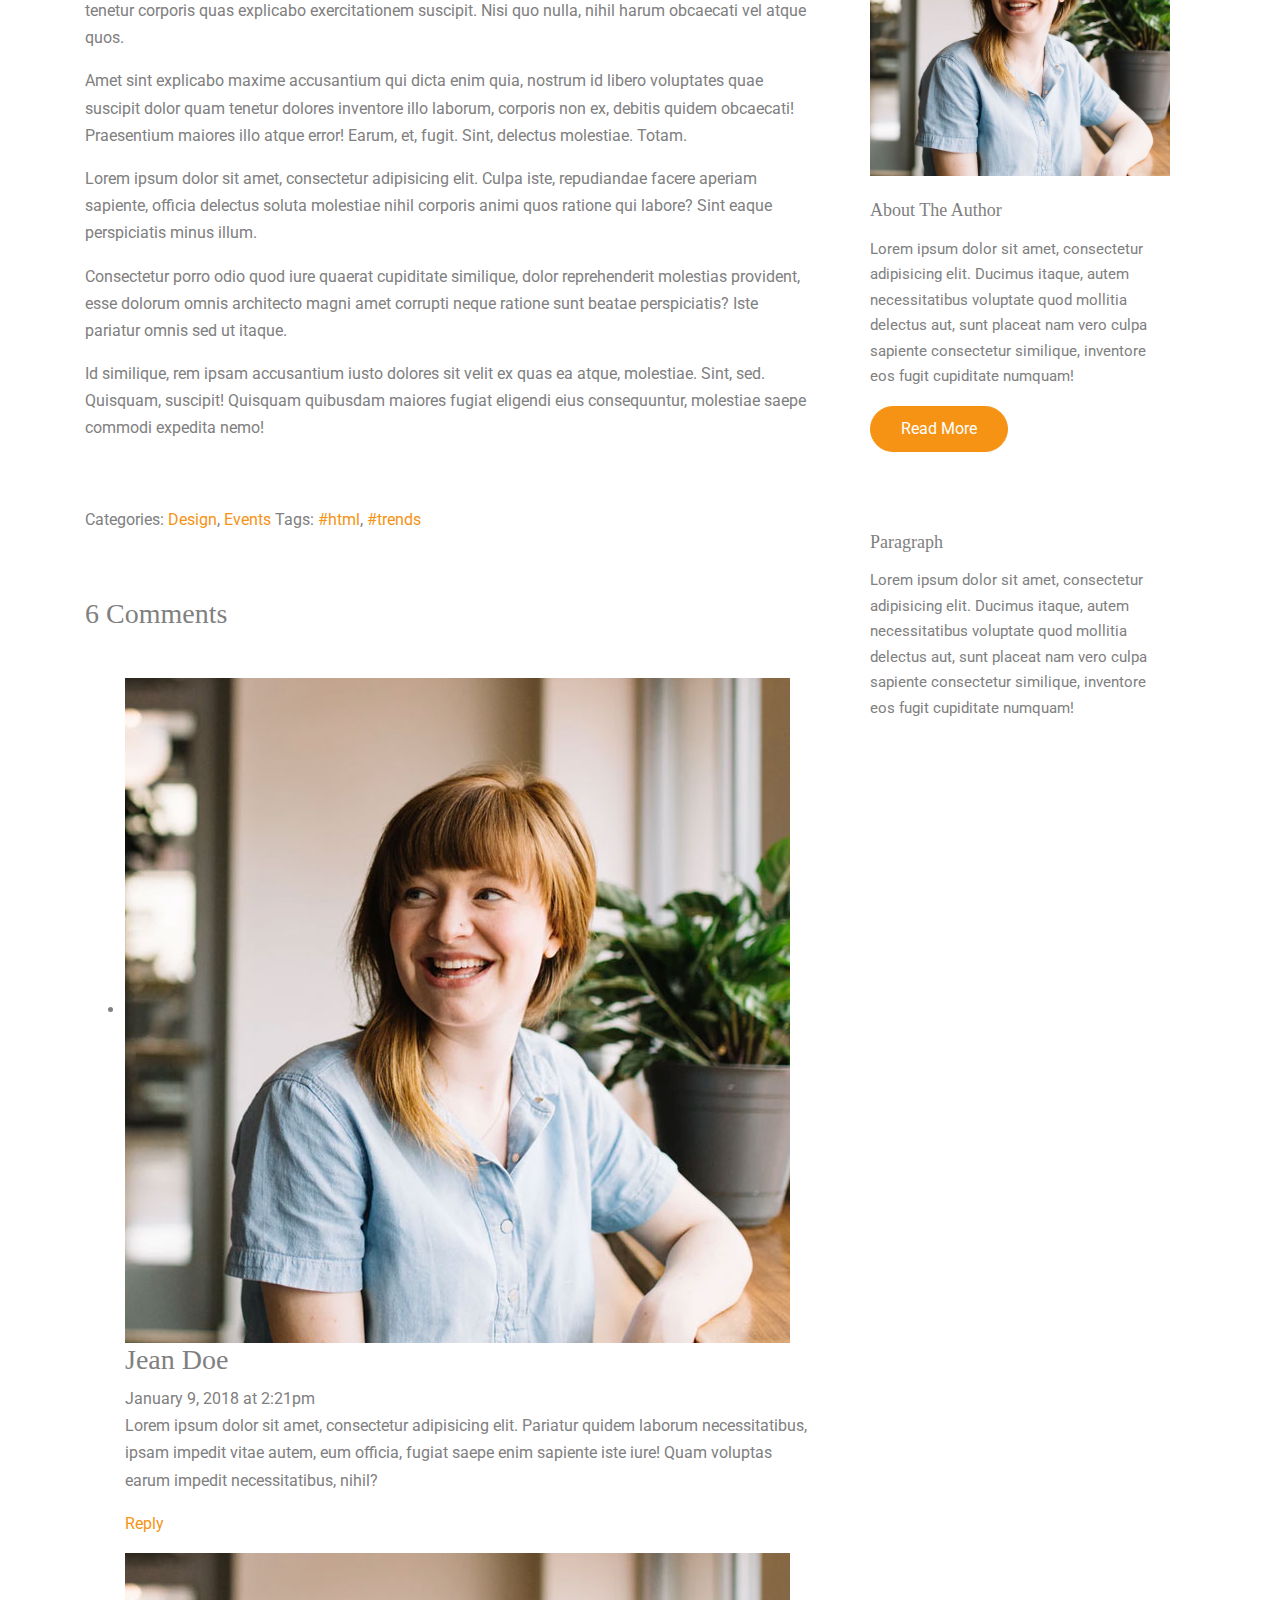
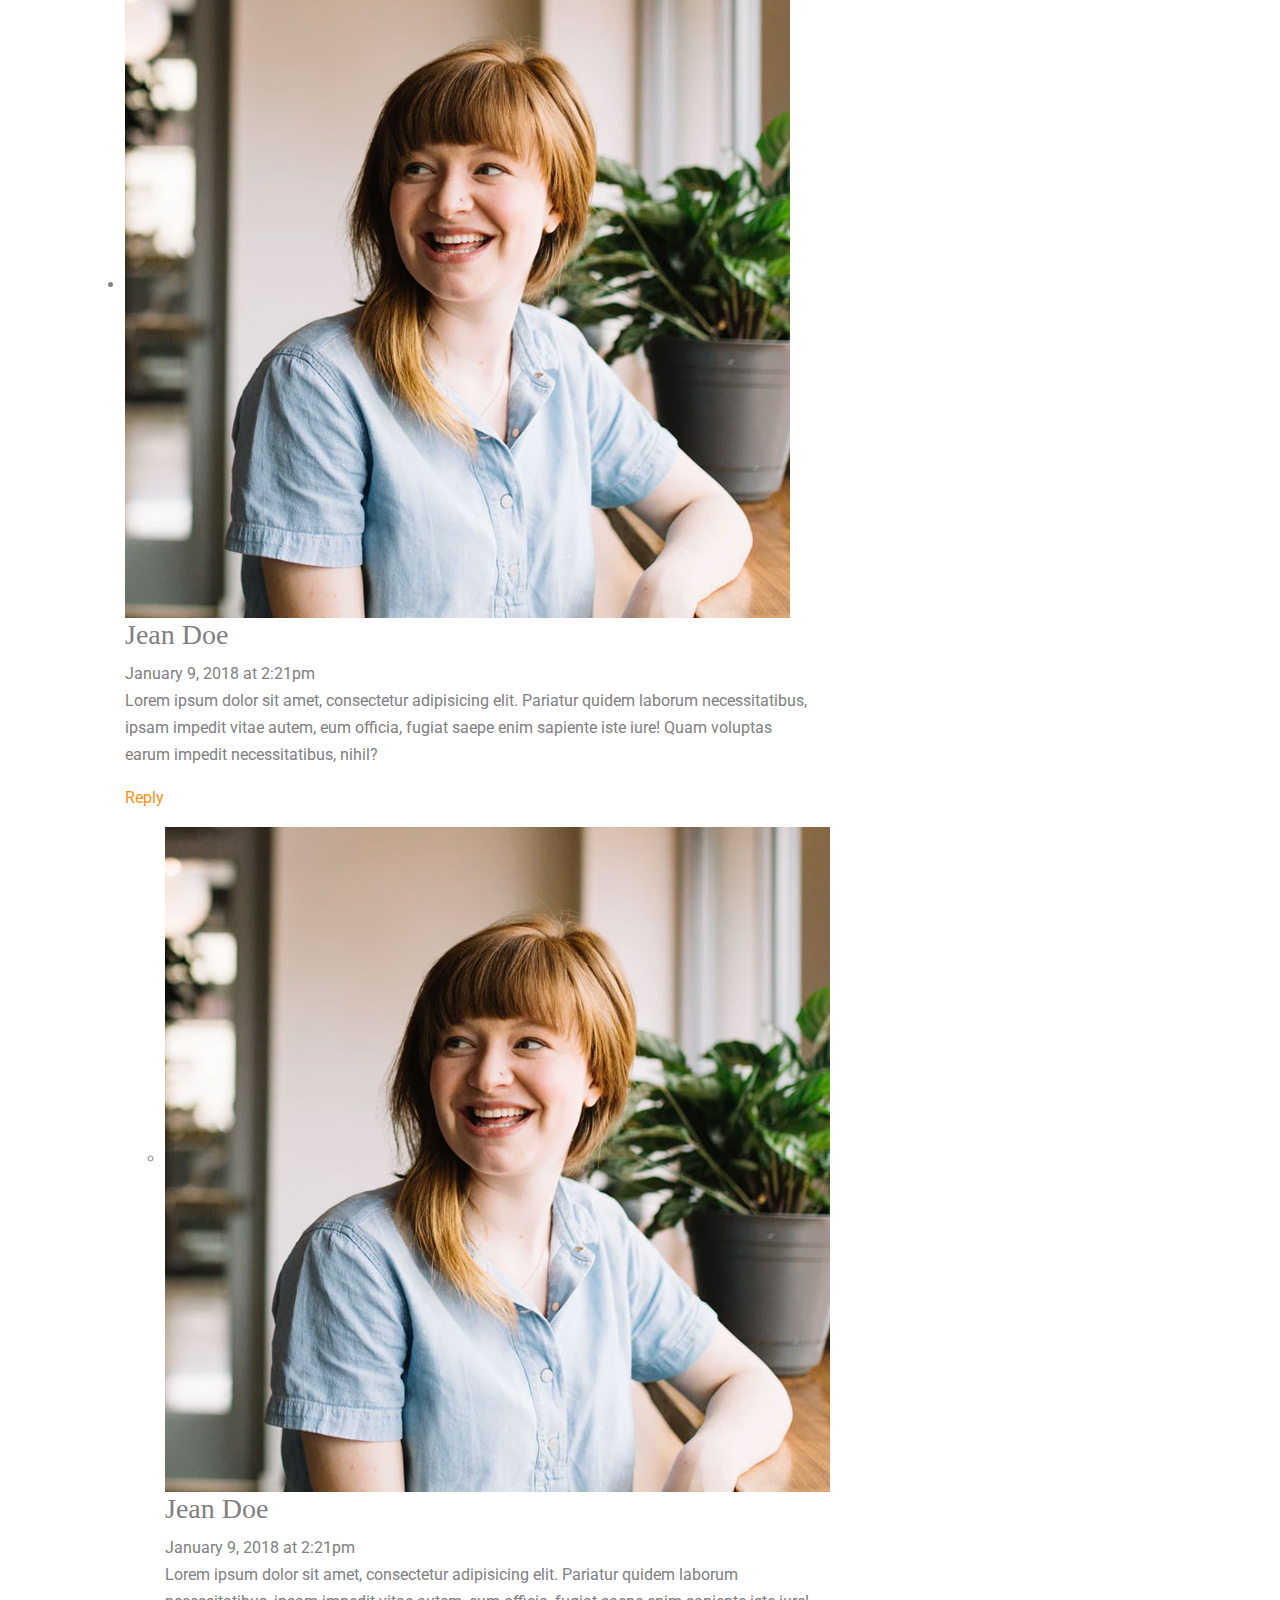
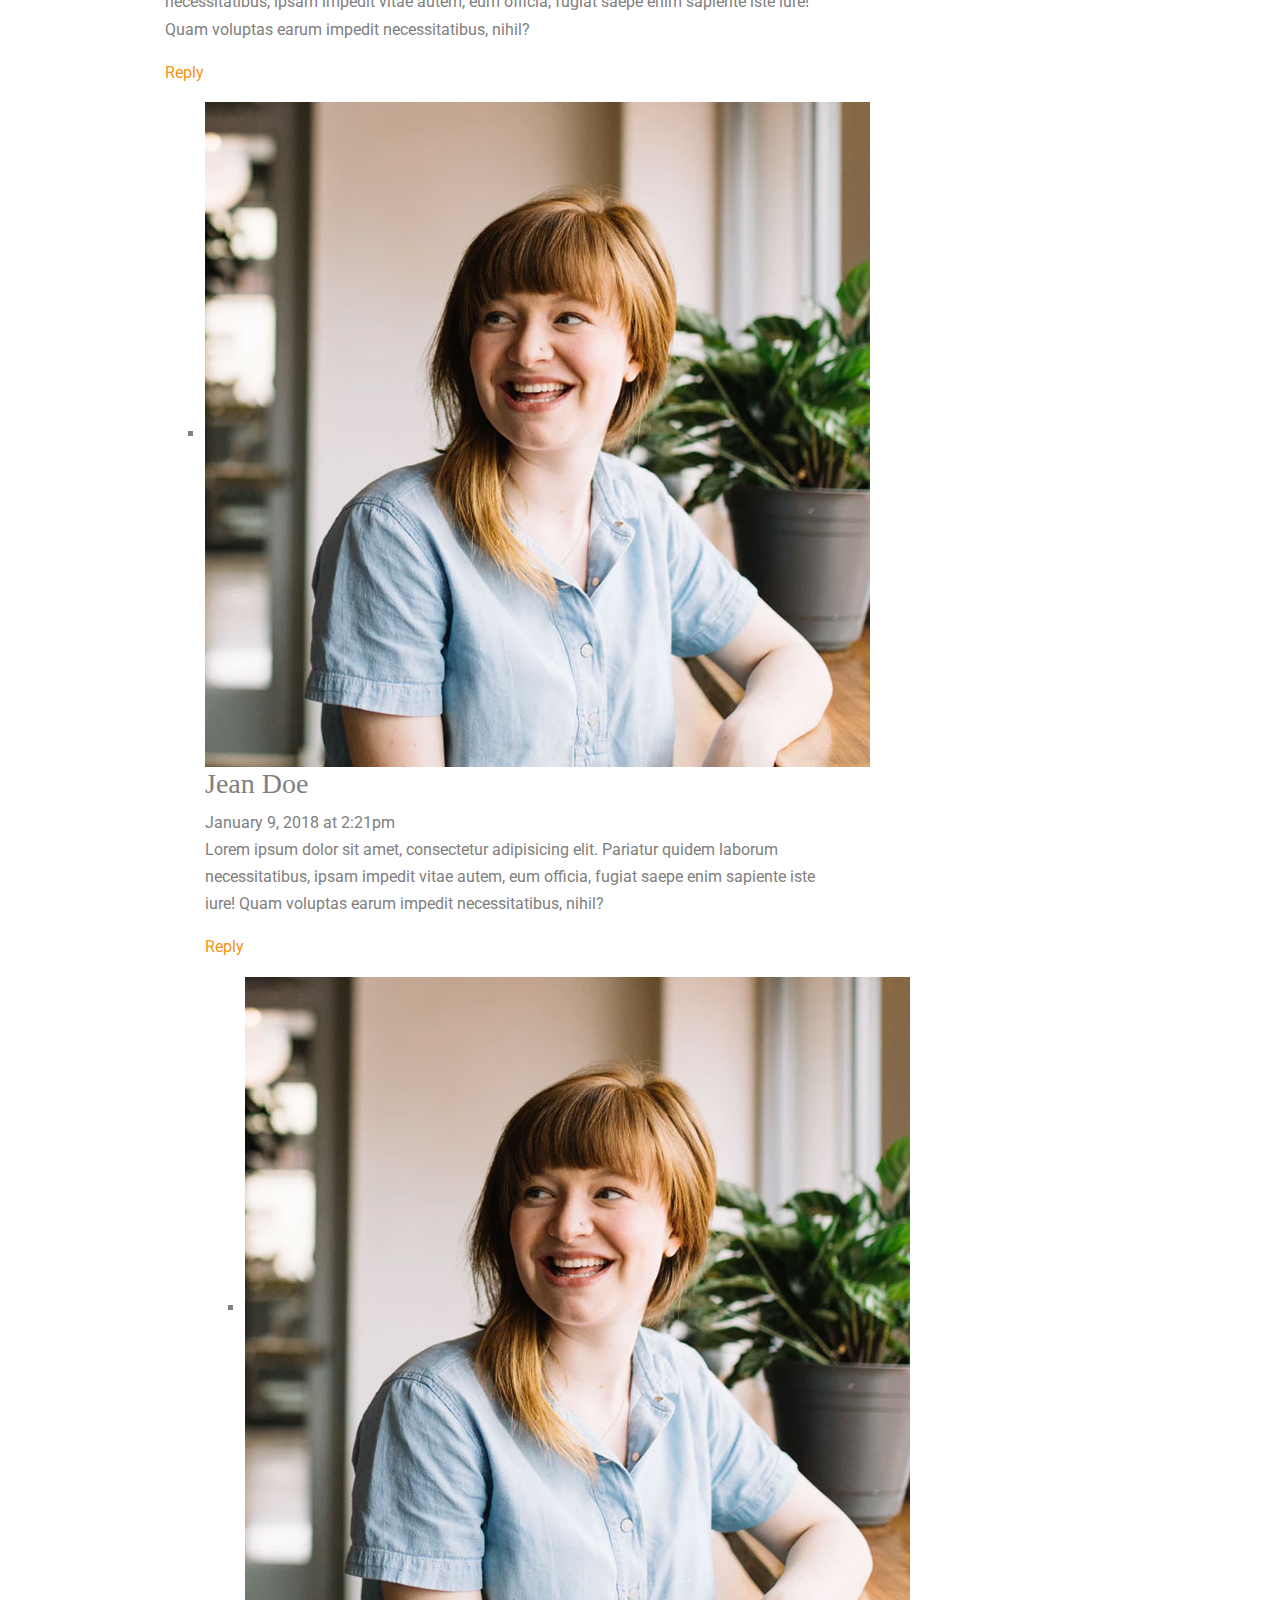
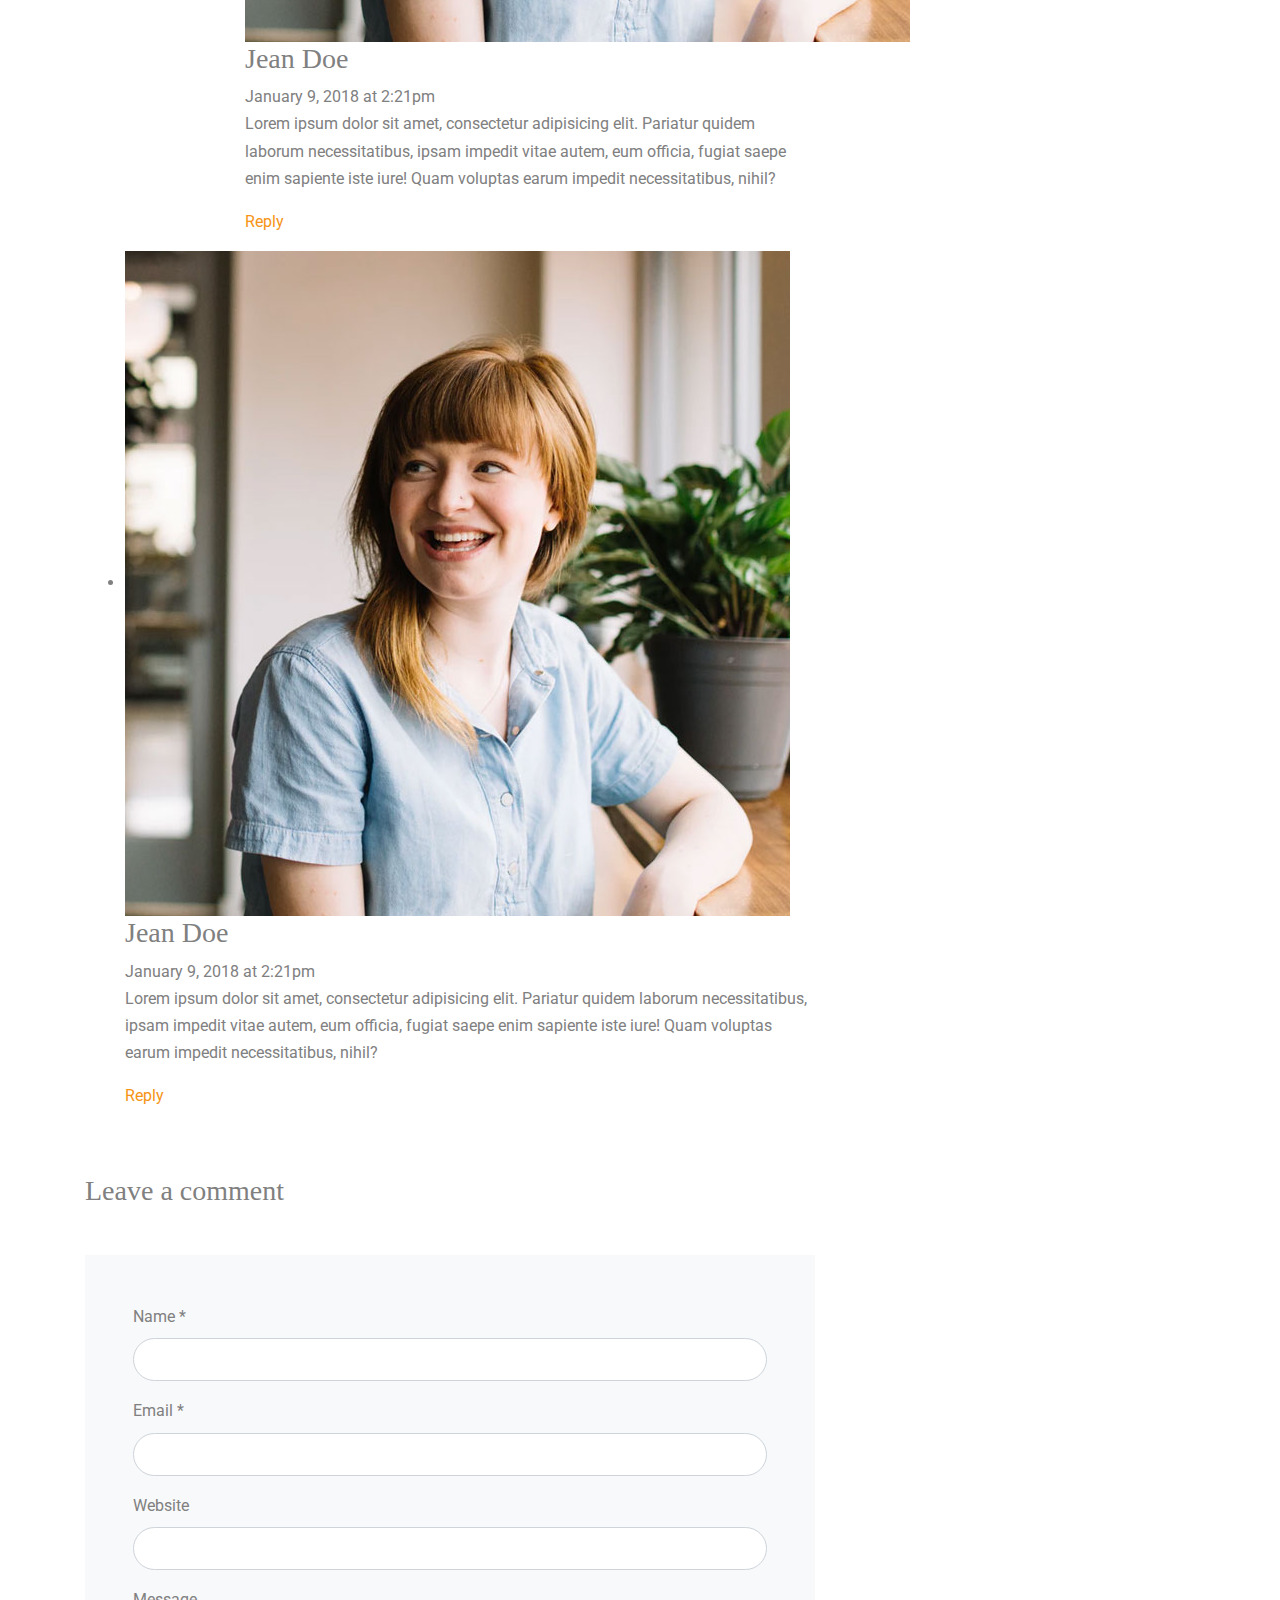
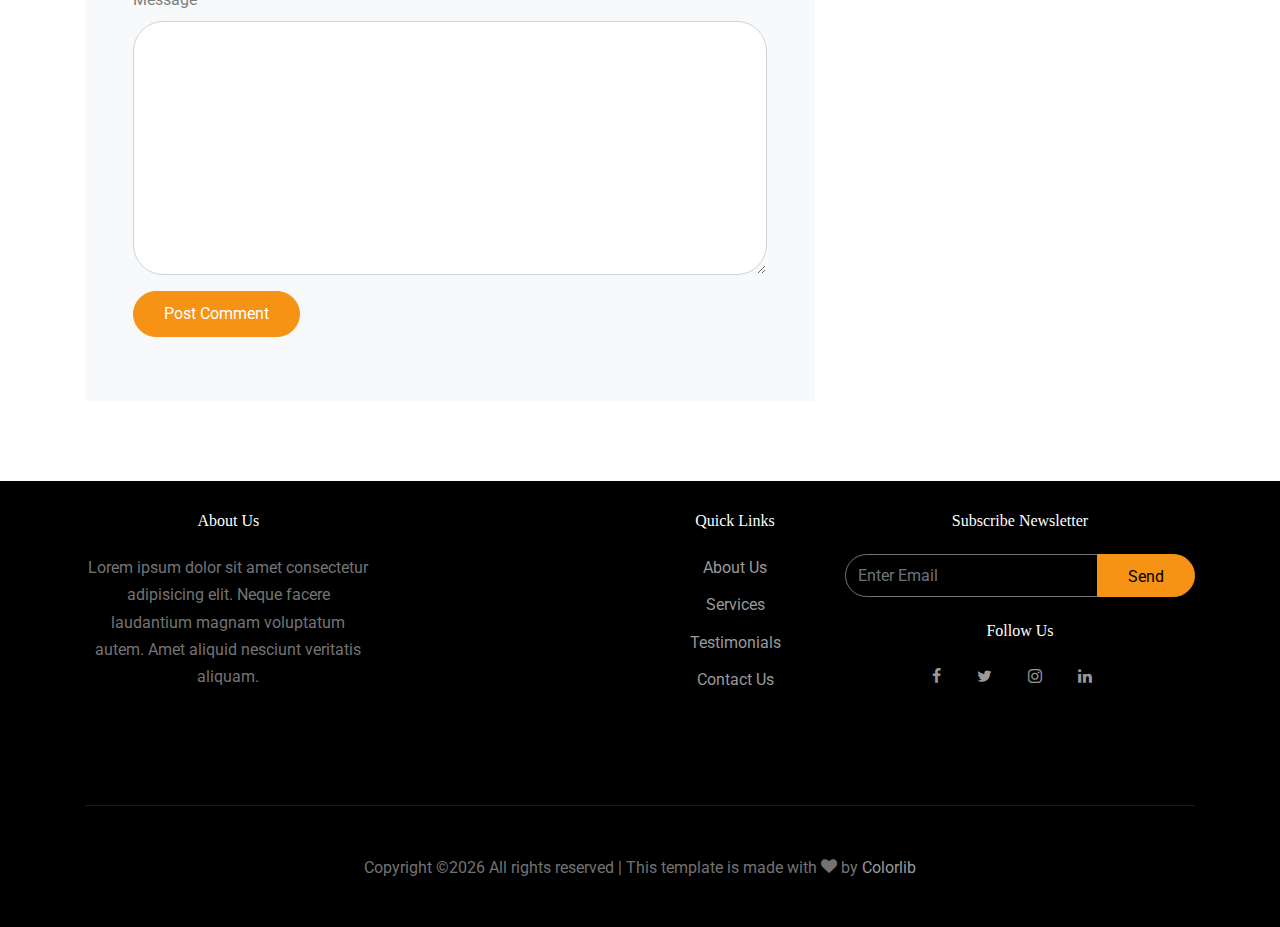
<file: single.html>
<!DOCTYPE html>
<html lang="en">
  <head>
    <title>Pointer &mdash; Website by Colorlib</title>
    <meta charset="utf-8">
    <meta name="viewport" content="width=device-width, initial-scale=1, shrink-to-fit=no">
    
    
    <link href="https://fonts.googleapis.com/css?family=Roboto:300,400,900" rel="stylesheet">
    <link rel="stylesheet" href="fonts/icomoon/style.css">

    <link rel="stylesheet" href="css/bootstrap.min.css">
    <link rel="stylesheet" href="css/jquery-ui.css">
    <link rel="stylesheet" href="css/owl.carousel.min.css">
    <link rel="stylesheet" href="css/owl.theme.default.min.css">
    <link rel="stylesheet" href="css/owl.theme.default.min.css">

    <link rel="stylesheet" href="css/jquery.fancybox.min.css">

    <link rel="stylesheet" href="css/bootstrap-datepicker.css">

    <link rel="stylesheet" href="fonts/flaticon/font/flaticon.css">

    <link rel="stylesheet" href="css/aos.css">

    <link rel="stylesheet" href="css/style.css">
    
  </head>
  <body data-spy="scroll" data-target=".site-navbar-target" data-offset="300">
  
  <div class="site-wrap">

    <div class="site-mobile-menu site-navbar-target">
      <div class="site-mobile-menu-header">
        <div class="site-mobile-menu-close mt-3">
          <span class="icon-close2 js-menu-toggle"></span>
        </div>
      </div>
      <div class="site-mobile-menu-body"></div>
    </div>
   
    
    <header class="site-navbar py-4 js-sticky-header site-navbar-target" role="banner">

      <div class="container">
        <div class="row align-items-center">
          
          <div class="col-6 col-xl-2">
            <h1 class="mb-0 site-logo"><a href="index.html" class="h2 mb-0">Pointer<span class="text-primary">.</span> </a></h1>
          </div>

          <div class="col-12 col-md-10 d-none d-xl-block">
            <nav class="site-navigation position-relative text-right" role="navigation">

              <ul class="site-menu main-menu js-clone-nav mr-auto d-none d-lg-block">
                <li><a href="index.html#home-section" class="nav-link">Home</a></li>
                <li><a href="index.html#about-section" class="nav-link">About Us</a></li>
                <li><a href="index.html#team-section" class="nav-link">Team</a></li>
                <li><a href="index.html#services-section" class="nav-link">Services</a></li>
                <li><a href="index.html#testimonials-section" class="nav-link">Testimonials</a></li>
                <li><a href="index.html#blog-section" class="nav-link active">Blog</a></li>
                <li><a href="index.html#contact-section" class="nav-link">Contact</a></li>
              </ul>
            </nav>
          </div>


          <div class="col-6 d-inline-block d-xl-none ml-md-0 py-3" style="position: relative; top: 3px;"><a href="#" class="site-menu-toggle js-menu-toggle text-black float-right"><span class="icon-menu h3"></span></a></div>

        </div>
      </div>
      
    </header>

  
     
    <div class="site-blocks-cover overlay" style="background-image: url(images/hero_1.jpg);" data-aos="fade">
      <div class="container">
        <div class="row align-items-center justify-content-center">

          
              <div class="col-md-6 mt-lg-5 text-center">
                <h1>Single Blog Posts</h1>
                <p class="post-meta">March 21, 2019 &bull; Posted by <a href="#">Joh Doe</a> in <a href="#">Events</a></p>
                
              </div>
            
        </div>
      </div>
    </div>  

    
    
    <section class="site-section">
      <div class="container">
        <div class="row">
          <div class="col-md-8 blog-content">
            <p class="lead">Lorem ipsum dolor sit amet, consectetur adipisicing elit. Assumenda nihil aspernatur nemo sunt, qui, harum repudiandae quisquam eaque dolore itaque quod tenetur quo quos labore?</p>
            <p>Lorem ipsum dolor sit amet, consectetur adipisicing elit. Quae expedita cumque necessitatibus ducimus debitis totam, quasi praesentium eveniet tempore possimus illo esse, facilis? Corrupti possimus quae ipsa pariatur cumque, accusantium tenetur voluptatibus incidunt reprehenderit, quidem repellat sapiente, id, earum obcaecati.</p>

            <blockquote><p>Lorem ipsum dolor sit amet, consectetur adipisicing elit. Provident vero tempora aliquam excepturi labore, ad soluta voluptate necessitatibus. Nulla error beatae, quam, facilis suscipit quaerat aperiam minima eveniet quis placeat.</p></blockquote>

            <p>Eveniet deleniti accusantium nulla natus nobis nam asperiores ipsa minima laudantium vero cumque cupiditate ipsum ratione dicta, expedita quae, officiis provident harum nisi! Esse eligendi ab molestias, quod nostrum hic saepe repudiandae non. Suscipit reiciendis tempora ut, saepe temporibus nemo.</p>
            <p>Accusamus, temporibus, ullam. Voluptate consectetur laborum totam sunt culpa repellat, dolore voluptas. Quaerat cum ducimus aut distinctio sit, facilis corporis ab vel alias, voluptas aliquam, expedita molestias quisquam sequi eligendi nobis ea error omnis consequatur iste deleniti illum, dolorum odit.</p>
            <p>In adipisci corporis at delectus! Cupiditate, voluptas, in architecto odit id error reprehenderit quam quibusdam excepturi distinctio dicta laborum deserunt qui labore dignissimos necessitatibus reiciendis tenetur corporis quas explicabo exercitationem suscipit. Nisi quo nulla, nihil harum obcaecati vel atque quos.</p>
            <p>Amet sint explicabo maxime accusantium qui dicta enim quia, nostrum id libero voluptates quae suscipit dolor quam tenetur dolores inventore illo laborum, corporis non ex, debitis quidem obcaecati! Praesentium maiores illo atque error! Earum, et, fugit. Sint, delectus molestiae. Totam.</p>

            <p>Lorem ipsum dolor sit amet, consectetur adipisicing elit. Culpa iste, repudiandae facere aperiam sapiente, officia delectus soluta molestiae nihil corporis animi quos ratione qui labore? Sint eaque perspiciatis minus illum.</p>
            <p>Consectetur porro odio quod iure quaerat cupiditate similique, dolor reprehenderit molestias provident, esse dolorum omnis architecto magni amet corrupti neque ratione sunt beatae perspiciatis? Iste pariatur omnis sed ut itaque.</p>
            <p>Id similique, rem ipsam accusantium iusto dolores sit velit ex quas ea atque, molestiae. Sint, sed. Quisquam, suscipit! Quisquam quibusdam maiores fugiat eligendi eius consequuntur, molestiae saepe commodi expedita nemo!</p>
            <div class="pt-5">
              <p>Categories:  <a href="#">Design</a>, <a href="#">Events</a>  Tags: <a href="#">#html</a>, <a href="#">#trends</a></p>
            </div>


            <div class="pt-5">
              <h3 class="mb-5">6 Comments</h3>
              <ul class="comment-list">
                <li class="comment">
                  <div class="vcard bio">
                    <img src="images/person_1.jpg" alt="Image placeholder">
                  </div>
                  <div class="comment-body">
                    <h3>Jean Doe</h3>
                    <div class="meta">January 9, 2018 at 2:21pm</div>
                    <p>Lorem ipsum dolor sit amet, consectetur adipisicing elit. Pariatur quidem laborum necessitatibus, ipsam impedit vitae autem, eum officia, fugiat saepe enim sapiente iste iure! Quam voluptas earum impedit necessitatibus, nihil?</p>
                    <p><a href="#" class="reply">Reply</a></p>
                  </div>
                </li>

                <li class="comment">
                  <div class="vcard bio">
                    <img src="images/person_1.jpg" alt="Image placeholder">
                  </div>
                  <div class="comment-body">
                    <h3>Jean Doe</h3>
                    <div class="meta">January 9, 2018 at 2:21pm</div>
                    <p>Lorem ipsum dolor sit amet, consectetur adipisicing elit. Pariatur quidem laborum necessitatibus, ipsam impedit vitae autem, eum officia, fugiat saepe enim sapiente iste iure! Quam voluptas earum impedit necessitatibus, nihil?</p>
                    <p><a href="#" class="reply">Reply</a></p>
                  </div>

                  <ul class="children">
                    <li class="comment">
                      <div class="vcard bio">
                        <img src="images/person_1.jpg" alt="Image placeholder">
                      </div>
                      <div class="comment-body">
                        <h3>Jean Doe</h3>
                        <div class="meta">January 9, 2018 at 2:21pm</div>
                        <p>Lorem ipsum dolor sit amet, consectetur adipisicing elit. Pariatur quidem laborum necessitatibus, ipsam impedit vitae autem, eum officia, fugiat saepe enim sapiente iste iure! Quam voluptas earum impedit necessitatibus, nihil?</p>
                        <p><a href="#" class="reply">Reply</a></p>
                      </div>


                      <ul class="children">
                        <li class="comment">
                          <div class="vcard bio">
                            <img src="images/person_1.jpg" alt="Image placeholder">
                          </div>
                          <div class="comment-body">
                            <h3>Jean Doe</h3>
                            <div class="meta">January 9, 2018 at 2:21pm</div>
                            <p>Lorem ipsum dolor sit amet, consectetur adipisicing elit. Pariatur quidem laborum necessitatibus, ipsam impedit vitae autem, eum officia, fugiat saepe enim sapiente iste iure! Quam voluptas earum impedit necessitatibus, nihil?</p>
                            <p><a href="#" class="reply">Reply</a></p>
                          </div>

                            <ul class="children">
                              <li class="comment">
                                <div class="vcard bio">
                                  <img src="images/person_1.jpg" alt="Image placeholder">
                                </div>
                                <div class="comment-body">
                                  <h3>Jean Doe</h3>
                                  <div class="meta">January 9, 2018 at 2:21pm</div>
                                  <p>Lorem ipsum dolor sit amet, consectetur adipisicing elit. Pariatur quidem laborum necessitatibus, ipsam impedit vitae autem, eum officia, fugiat saepe enim sapiente iste iure! Quam voluptas earum impedit necessitatibus, nihil?</p>
                                  <p><a href="#" class="reply">Reply</a></p>
                                </div>
                              </li>
                            </ul>
                        </li>
                      </ul>
                    </li>
                  </ul>
                </li>

                <li class="comment">
                  <div class="vcard bio">
                    <img src="images/person_1.jpg" alt="Image placeholder">
                  </div>
                  <div class="comment-body">
                    <h3>Jean Doe</h3>
                    <div class="meta">January 9, 2018 at 2:21pm</div>
                    <p>Lorem ipsum dolor sit amet, consectetur adipisicing elit. Pariatur quidem laborum necessitatibus, ipsam impedit vitae autem, eum officia, fugiat saepe enim sapiente iste iure! Quam voluptas earum impedit necessitatibus, nihil?</p>
                    <p><a href="#" class="reply">Reply</a></p>
                  </div>
                </li>
              </ul>
              <!-- END comment-list -->
              
              <div class="comment-form-wrap pt-5">
                <h3 class="mb-5">Leave a comment</h3>
                <form action="#" class="p-5 bg-light">
                  <div class="form-group">
                    <label for="name">Name *</label>
                    <input type="text" class="form-control" id="name">
                  </div>
                  <div class="form-group">
                    <label for="email">Email *</label>
                    <input type="email" class="form-control" id="email">
                  </div>
                  <div class="form-group">
                    <label for="website">Website</label>
                    <input type="url" class="form-control" id="website">
                  </div>

                  <div class="form-group">
                    <label for="message">Message</label>
                    <textarea name="" id="message" cols="30" rows="10" class="form-control"></textarea>
                  </div>
                  <div class="form-group">
                    <input type="submit" value="Post Comment" class="btn btn-primary">
                  </div>

                </form>
              </div>
            </div>

          </div>
          <div class="col-md-4 sidebar">
            <div class="sidebar-box">
              <form action="#" class="search-form">
                <div class="form-group">
                  <span class="icon fa fa-search"></span>
                  <input type="text" class="form-control" placeholder="Type a keyword and hit enter">
                </div>
              </form>
            </div>
            <div class="sidebar-box">
              <div class="categories">
                <h3>Categories</h3>
                <li><a href="#">Creatives <span>(12)</span></a></li>
                <li><a href="#">News <span>(22)</span></a></li>
                <li><a href="#">Design <span>(37)</span></a></li>
                <li><a href="#">HTML <span>(42)</span></a></li>
                <li><a href="#">Web Development <span>(14)</span></a></li>
              </div>
            </div>
            <div class="sidebar-box">
              <img src="images/person_1.jpg" alt="Image placeholder" class="img-fluid mb-4">
              <h3>About The Author</h3>
              <p>Lorem ipsum dolor sit amet, consectetur adipisicing elit. Ducimus itaque, autem necessitatibus voluptate quod mollitia delectus aut, sunt placeat nam vero culpa sapiente consectetur similique, inventore eos fugit cupiditate numquam!</p>
              <p><a href="#" class="btn btn-primary btn-sm">Read More</a></p>
            </div>

            <div class="sidebar-box">
              <h3>Paragraph</h3>
              <p>Lorem ipsum dolor sit amet, consectetur adipisicing elit. Ducimus itaque, autem necessitatibus voluptate quod mollitia delectus aut, sunt placeat nam vero culpa sapiente consectetur similique, inventore eos fugit cupiditate numquam!</p>
            </div>
          </div>
        </div>
      </div>
    </section>

    
    <footer class="site-footer">
      <div class="container">
        <div class="row">
          <div class="col-md-8">
            <div class="row">
              <div class="col-md-5">
                <h2 class="footer-heading mb-4">About Us</h2>
                <p>Lorem ipsum dolor sit amet consectetur adipisicing elit. Neque facere laudantium magnam voluptatum autem. Amet aliquid nesciunt veritatis aliquam.</p>
              </div>
              <div class="col-md-3 ml-auto">
                <h2 class="footer-heading mb-4">Quick Links</h2>
                <ul class="list-unstyled">
                  <li><a href="#">About Us</a></li>
                  <li><a href="#">Services</a></li>
                  <li><a href="#">Testimonials</a></li>
                  <li><a href="#">Contact Us</a></li>
                </ul>
              </div>
              
            </div>
          </div>
          <div class="col-md-4">
            <div class="mb-4">
              <h2 class="footer-heading mb-4">Subscribe Newsletter</h2>
            <form action="#" method="post" class="footer-subscribe">
              <div class="input-group mb-3">
                <input type="text" class="form-control border-secondary text-white bg-transparent" placeholder="Enter Email" aria-label="Enter Email" aria-describedby="button-addon2">
                <div class="input-group-append">
                  <button class="btn btn-primary text-black" type="button" id="button-addon2">Send</button>
                </div>
              </div>
            </form>  
            </div>
            
            <div class="">
              <h2 class="footer-heading mb-4">Follow Us</h2>
                <a href="#" class="pl-0 pr-3"><span class="icon-facebook"></span></a>
                <a href="#" class="pl-3 pr-3"><span class="icon-twitter"></span></a>
                <a href="#" class="pl-3 pr-3"><span class="icon-instagram"></span></a>
                <a href="#" class="pl-3 pr-3"><span class="icon-linkedin"></span></a>
            </div>


          </div>
        </div>
        <div class="row pt-5 mt-5 text-center">
          <div class="col-md-12">
            <div class="border-top pt-5">
            <p>
        <!-- Link back to Colorlib can't be removed. Template is licensed under CC BY 3.0. -->
        Copyright &copy;<script>document.write(new Date().getFullYear());</script> All rights reserved | This template is made with <i class="icon-heart" aria-hidden="true"></i> by <a href="https://colorlib.com" target="_blank" >Colorlib</a>
        <!-- Link back to Colorlib can't be removed. Template is licensed under CC BY 3.0. -->
      </p>
            </div>
          </div>
          
        </div>
      </div>
    </footer>

  </div> <!-- .site-wrap -->

  <script src="js/jquery-3.3.1.min.js"></script>
  <script src="js/jquery-migrate-3.0.1.min.js"></script>
  <script src="js/jquery-ui.js"></script>
  <script src="js/popper.min.js"></script>
  <script src="js/bootstrap.min.js"></script>
  <script src="js/owl.carousel.min.js"></script>
  <script src="js/jquery.stellar.min.js"></script>
  <script src="js/jquery.countdown.min.js"></script>
  <script src="js/bootstrap-datepicker.min.js"></script>
  <script src="js/jquery.easing.1.3.js"></script>
  <script src="js/aos.js"></script>
  <script src="js/jquery.fancybox.min.js"></script>
  <script src="js/jquery.sticky.js"></script>

  
  <script src="js/main.js"></script>
    
  </body>
</html>
</file>
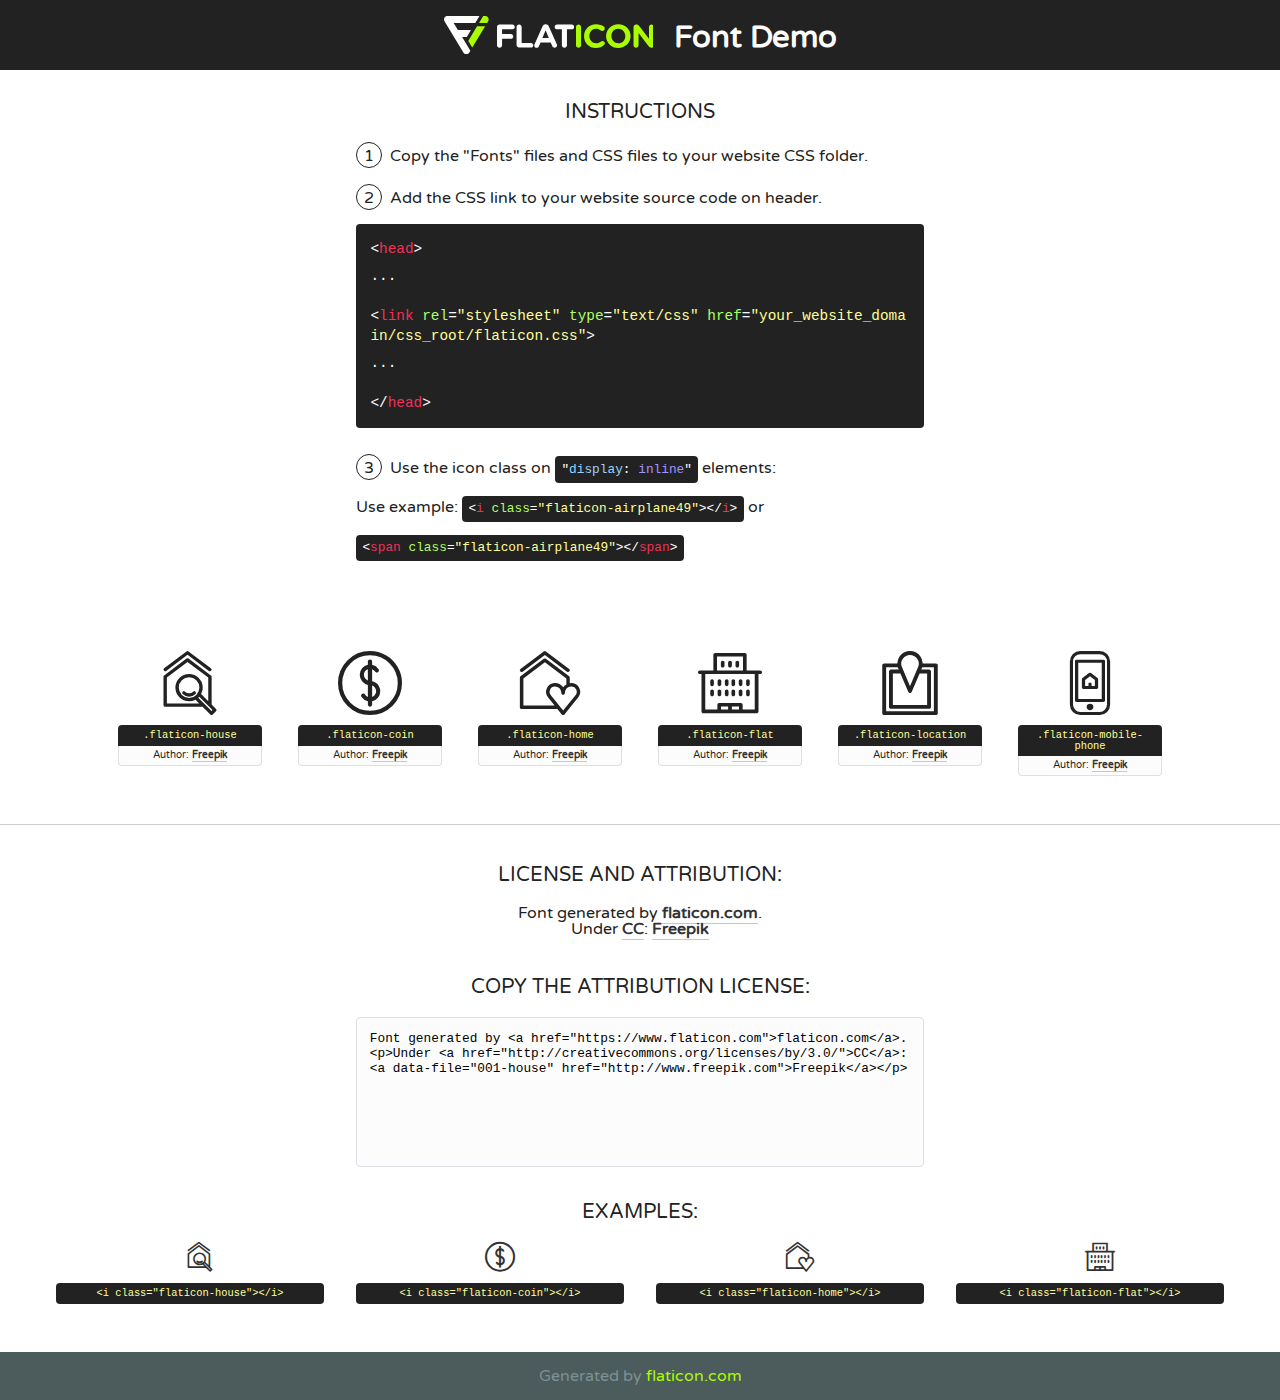
<file: fonts/flaticon/font/flaticon.html>
<!DOCTYPE html>
<!--
  Flaticon icon font: Flaticon
  Creation date: 28/03/2019 08:10
-->
<html>
<!DOCTYPE html>
<html>

<head>
    <title>Flaticon WebFont</title>
    <link href="http://fonts.googleapis.com/css?family=Varela+Round" rel="stylesheet" type="text/css" />
    <link rel="stylesheet" type="text/css" href="flaticon.css">
    <meta charset="UTF-8">
    <style>
    html, body, div, span, applet, object, iframe,
    h1, h2, h3, h4, h5, h6, p, blockquote, pre,
    a, abbr, acronym, address, big, cite, code,
    del, dfn, em, img, ins, kbd, q, s, samp,
    small, strike, strong, sub, sup, tt, var,
    b, u, i, center,
    dl, dt, dd, ol, ul, li,
    fieldset, form, label, legend,
    table, caption, tbody, tfoot, thead, tr, th, td,
    article, aside, canvas, details, embed, 
    figure, figcaption, footer, header, hgroup, 
    menu, nav, output, ruby, section, summary,
    time, mark, audio, video {
        margin: 0;
        padding: 0;
        border: 0;
        font-size: 100%;
        font: inherit;
        vertical-align: baseline;
    }
    /* HTML5 display-role reset for older browsers */
    article, aside, details, figcaption, figure, 
    footer, header, hgroup, menu, nav, section {
        display: block;
    }
    body {
        line-height: 1;
    }
    ol, ul {
        list-style: none;
    }
    blockquote, q {
        quotes: none;
    }
    blockquote:before, blockquote:after,
    q:before, q:after {
        content: '';
        content: none;
    }
    table {
        border-collapse: collapse;
        border-spacing: 0;
    }
    body {
        font-family: 'Varela Round', Helvetica, Arial, sans-serif;
        font-size: 16px;
        color: #222;
    }
    a {
        color: #333;
        border-bottom: 1px solid #a9fd00;
        font-weight: bold;
        text-decoration: none;
    }
    * {
        -moz-box-sizing: border-box;
        -webkit-box-sizing: border-box;
        box-sizing: border-box;
        margin: 0;
        padding: 0;
    }
    [class^="flaticon-"]:before, [class*=" flaticon-"]:before, [class^="flaticon-"]:after, [class*=" flaticon-"]:after {
        font-family: Flaticon;
        font-size: 30px;
        font-style: normal;
        margin-left: 20px;
        color: #333;
    }
    .wrapper {
        max-width: 600px;
        margin: auto;
        padding: 0 1em;
    }
    .title {
        font-size: 1.25em;
        text-align: center;
        margin-bottom: 1em;
        text-transform: uppercase;
    }
    header {
        text-align: center;
        background-color: #222;
        color: #fff;
        padding: 1em;
    }
    header .logo {
        width: 210px;
        height: 38px;
        display: inline-block;
        vertical-align: middle;
        margin-right: 1em;
        border: none;
    }
    header strong {
        font-size: 1.95em;
        font-weight: bold;
        vertical-align: middle;
        margin-top: 5px;
        display: inline-block;
    }
    .demo {
        margin: 2em auto;
        line-height: 1.25em;
    }
    .demo ul li {
        margin-bottom: 1em;
    }
    .demo ul li .num {
        color: #222;
        border-radius: 20px;
        display: inline-block;
        width: 26px;
        padding: 3px;
        height: 26px;
        text-align: center;
        margin-right: 0.5em;
        border: 1px solid #222;
    }
    .demo ul li code {
        background-color: #222;
        border-radius: 4px;
        padding: 0.25em 0.5em;
        display: inline-block;
        color: #fff;
        font-family: Consolas,Monaco,Lucida Console,Liberation Mono,DejaVu Sans Mono,Bitstream Vera Sans Mono,Courier New, monospace;
        font-weight: lighter;
        margin-top: 1em;
        font-size: 0.8em;
        word-break: break-all;
    }
    .demo ul li code.big {
        padding: 1em;
        font-size: 0.9em;
    }
    .demo ul li code .red {
        color: #EF3159;
    }
    .demo ul li code .green {
        color: #ACFF65;
    }
    .demo ul li code .yellow {
        color: #FFFF99;
    }
    .demo ul li code .blue {
        color: #99D3FF;
    }
    .demo ul li code .purple {
        color: #A295FF;
    }
    .demo ul li code .dots {
        margin-top: 0.5em;
        display: block;
    }
    #glyphs {
        border-bottom: 1px solid #ccc;
        padding: 2em 0;
        text-align: center;
    }
    .glyph {
        display: inline-block;
        width: 9em;
        margin: 1em;
        text-align: center;
        vertical-align: top;
        background: #FFF;
    }
    .glyph .glyph-icon {
        padding: 10px;
        display: block;
        font-family:"Flaticon";
        font-size: 64px;
        line-height: 1;
    }
    .glyph .glyph-icon:before {
        font-size: 64px;
        color: #222;
        margin-left: 0;
    }
    .class-name {
        font-size: 0.65em;
        background-color: #222;
        color: #fff;
        border-radius: 4px 4px 0 0;
        padding: 0.5em;
        color: #FFFF99;
        font-family: Consolas,Monaco,Lucida Console,Liberation Mono,DejaVu Sans Mono,Bitstream Vera Sans Mono,Courier New, monospace;
    }
    .author-name {
        font-size: 0.6em;
        background-color: #fcfcfd;
        border: 1px solid #DEDEE4;
        border-top: 0;
        border-radius: 0 0 4px 4px;
        padding: 0.5em;
    }
    .class-name:last-child {
        font-size: 10px;
        color:#888;
    }
    .class-name:last-child a {
        font-size: 10px;
        color:#555;
    }
    .class-name:last-child a:hover {
        color:#a9fd00;
    }
    .glyph > input {
        display: block;
        width: 100px;
        margin: 5px auto;
        text-align: center;
        font-size: 12px;
        cursor: text;
    }
    .glyph > input.icon-input {
        font-family:"Flaticon";
        font-size: 16px;
        margin-bottom: 10px;
    }
    .attribution .title {
        margin-top: 2em;
    }
    .attribution textarea {
        background-color: #fcfcfd;
        padding: 1em;
        border: none;
        box-shadow: none;
        border: 1px solid #DEDEE4;
        border-radius: 4px;
        resize: none;
        width: 100%;
        height: 150px;
        font-size: 0.8em;
        font-family: Consolas,Monaco,Lucida Console,Liberation Mono,DejaVu Sans Mono,Bitstream Vera Sans Mono,Courier New, monospace;
        -webkit-appearance: none;
    }
    .iconsuse {
        margin: 2em auto;
        text-align: center;
        max-width: 1200px;
    }
    .iconsuse:after {
        content: '';
        display: table;
        clear: both;
    }
    .iconsuse .image {
        float: left;
        width: 25%;
        padding: 0 1em;
    }
    .iconsuse .image p {
        margin-bottom: 1em;
    }
    .iconsuse .image span {
        display: block;
        font-size: 0.65em;
        background-color: #222;
        color: #fff;
        border-radius: 4px;
        padding: 0.5em;
        color: #FFFF99;
        margin-top: 1em;
        font-family: Consolas,Monaco,Lucida Console,Liberation Mono,DejaVu Sans Mono,Bitstream Vera Sans Mono,Courier New, monospace;
    }
    #footer {
        text-align: center;
        background-color: #4C5B5C;
        color: #7c9192;
        padding: 1em;
    }
    #footer a {
        border: none;
        color: #a9fd00;
        font-weight: normal;
    }
    @media (max-width: 960px) {
        .iconsuse .image {
            width: 50%;
        }
    }
    @media (max-width: 560px) {
        .iconsuse .image {
            width: 100%;
        }
    }
    </style>
</head>

<body class="characters-off">

    <header>
        <a href="https://www.flaticon.com" target="_blank" class="logo">
            <svg version="1.1" xmlns="http://www.w3.org/2000/svg" xmlns:xlink="http://www.w3.org/1999/xlink" xmlns:a="http://ns.adobe.com/AdobeSVGViewerExtensions/3.0/" viewBox="0 0 560.875 102.036" enable-background="new 0 0 560.875 102.036" xml:space="preserve">
                <defs>
                </defs>
                <g>
                    <g class="letters">
                        <path fill="#ffffff" d="M141.596,29.675c0-3.777,2.985-6.767,6.764-6.767h34.438c3.426,0,6.15,2.728,6.15,6.15
                        c0,3.43-2.724,6.149-6.15,6.149h-27.674v13.091h23.719c3.429,0,6.151,2.724,6.151,6.15c0,3.43-2.723,6.149-6.151,6.149h-23.719
                        v17.574c0,3.773-2.986,6.761-6.764,6.761c-3.779,0-6.764-2.989-6.764-6.761V29.675z"></path>
                        <path fill="#ffffff" d="M193.844,29.149c0-3.781,2.985-6.767,6.764-6.767c3.776,0,6.763,2.985,6.763,6.767v42.957h25.039
                        c3.426,0,6.149,2.726,6.149,6.153c0,3.425-2.723,6.15-6.149,6.15h-31.802c-3.779,0-6.764-2.986-6.764-6.768V29.149z"></path>
                        <path fill="#ffffff" d="M241.891,75.71l21.438-48.407c1.492-3.341,4.215-5.357,7.906-5.357h0.792
                        c3.686,0,6.323,2.017,7.815,5.357l21.439,48.407c0.436,0.967,0.701,1.845,0.701,2.723c0,3.602-2.809,6.501-6.414,6.501
                        c-3.161,0-5.269-1.845-6.499-4.655l-4.132-9.661h-27.059l-4.301,10.102c-1.144,2.631-3.426,4.214-6.237,4.214
                        c-3.517,0-6.24-2.81-6.24-6.325C241.1,77.64,241.451,76.677,241.891,75.71z M279.932,58.666l-8.521-20.297l-8.526,20.297H279.932
                        z"></path>
                        <path fill="#ffffff" d="M314.864,35.387H301.86c-3.429,0-6.239-2.813-6.239-6.238c0-3.429,2.811-6.24,6.239-6.24h39.533
                        c3.426,0,6.237,2.811,6.237,6.24c0,3.425-2.811,6.238-6.237,6.238h-13.001v42.785c0,3.773-2.99,6.761-6.764,6.761
                        c-3.779,0-6.764-2.989-6.764-6.761V35.387z"></path>
                        <path fill="#A9FD00" d="M352.615,29.149c0-3.781,2.985-6.767,6.767-6.767c3.774,0,6.761,2.985,6.761,6.767v49.024
                        c0,3.773-2.987,6.761-6.761,6.761c-3.781,0-6.767-2.989-6.767-6.761V29.149z"></path>
                        <path fill="#A9FD00" d="M374.132,53.836v-0.179c0-17.481,13.178-31.801,32.065-31.801c9.22,0,15.459,2.458,20.557,6.238
                        c1.402,1.054,2.637,2.985,2.637,5.357c0,3.692-2.985,6.59-6.681,6.59c-1.845,0-3.071-0.702-4.044-1.319
                        c-3.776-2.813-7.729-4.393-12.562-4.393c-10.364,0-17.831,8.611-17.831,19.154v0.173c0,10.542,7.291,19.329,17.831,19.329
                        c5.715,0,9.492-1.756,13.359-4.834c1.049-0.874,2.458-1.491,4.039-1.491c3.429,0,6.325,2.813,6.325,6.236
                        c0,2.106-1.056,3.78-2.282,4.834c-5.539,4.834-12.036,7.733-21.878,7.733C387.572,85.464,374.132,71.493,374.132,53.836z"></path>
                        <path fill="#A9FD00" d="M433.009,53.836v-0.179c0-17.481,13.79-31.801,32.766-31.801c18.981,0,32.592,14.143,32.592,31.628v0.173
                        c0,17.483-13.785,31.807-32.769,31.807C446.625,85.464,433.009,71.32,433.009,53.836z M484.224,53.836v-0.179
                        c0-10.539-7.725-19.326-18.626-19.326c-10.893,0-18.449,8.611-18.449,19.154v0.173c0,10.542,7.73,19.329,18.626,19.329
                        C476.676,72.986,484.224,64.378,484.224,53.836z"></path>
                        <path fill="#A9FD00" d="M506.233,29.321c0-3.774,2.99-6.763,6.767-6.763h1.401c3.252,0,5.183,1.583,7.029,3.953l26.093,34.265
                        V29.059c0-3.692,2.99-6.677,6.681-6.677c3.683,0,6.671,2.985,6.671,6.677v48.934c0,3.78-2.987,6.765-6.764,6.765h-0.436
                        c-3.257,0-5.188-1.581-7.034-3.953l-27.056-35.492v32.944c0,3.687-2.985,6.676-6.678,6.676c-3.683,0-6.673-2.989-6.673-6.676
                        V29.321z"></path>
                    </g>
                    <g class="insignia">
                        <path fill="#ffffff" d="M48.372,56.137h12.517l11.156-18.537H37.186L25.688,18.539h57.825L94.668,0H9.271
                        C5.925,0,2.842,1.801,1.198,4.716c-1.644,2.907-1.593,6.482,0.134,9.343l50.38,83.501c1.678,2.781,4.689,4.476,7.938,4.476
                        c3.246,0,6.257-1.695,7.935-4.476l2.898-4.804L48.372,56.137z"></path>
                        <g class="i">
                            <path fill="#A9FD00" d="M93.575,18.539h0.031v0.004l21.652,0.004l2.705-4.488c1.727-2.861,1.778-6.436,0.133-9.343
                            C116.454,1.801,113.371,0,110.026,0h-5.294L93.575,18.539z"></path>
                            <polygon fill="#A9FD00" points="88.291,27.356 64.725,66.486 75.519,84.404 109.942,27.356"></polygon>
                        </g>
                    </g>
                </g>
            </svg>
        </a>
        <strong>Font Demo</strong>
    </header>


    <section class="demo wrapper">

        <p class="title">Instructions</p>

        <ul>
            <li>
                <span class="num">1</span>Copy the "Fonts" files and CSS files to your website CSS folder.
            </li>
            <li>
                <span class="num">2</span>Add the CSS link to your website source code on header.
                <code class="big">
                    &lt;<span class="red">head</span>&gt;
                    <br/><span class="dots">...</span>
                    <br/>&lt;<span class="red">link</span> <span class="green">rel</span>=<span class="yellow">"stylesheet"</span> <span class="green">type</span>=<span class="yellow">"text/css"</span> <span class="green">href</span>=<span class="yellow">"your_website_domain/css_root/flaticon.css"</span>&gt;
                    <br/><span class="dots">...</span>
                    <br/>&lt;/<span class="red">head</span>&gt;
                </code>
            </li>

            <li>
                <p>
                    <span class="num">3</span>Use the icon class on <code>"<span class="blue">display</span>:<span class="purple"> inline</span>"</code> elements:
                    <br />
                    Use example: <code>&lt;<span class="red">i</span> <span class="green">class</span>=<span class="yellow">&quot;flaticon-airplane49&quot;</span>&gt;&lt;/<span class="red">i</span>&gt;</code> or <code>&lt;<span class="red">span</span> <span class="green">class</span>=<span class="yellow">&quot;flaticon-airplane49&quot;</span>&gt;&lt;/<span class="red">span</span>&gt;</code>
            </li>
        </ul>

    </section>




   <section id="glyphs">          
    
      
        <div class="glyph"><div class="glyph-icon flaticon-house"></div>
            <div class="class-name">.flaticon-house</div>
            <div class="author-name">Author: <a data-file="001-house" href="http://www.freepik.com">Freepik</a> </div> 
        </div>        
        
        <div class="glyph"><div class="glyph-icon flaticon-coin"></div>
            <div class="class-name">.flaticon-coin</div>
            <div class="author-name">Author: <a data-file="002-coin" href="http://www.freepik.com">Freepik</a> </div> 
        </div>        
        
        <div class="glyph"><div class="glyph-icon flaticon-home"></div>
            <div class="class-name">.flaticon-home</div>
            <div class="author-name">Author: <a data-file="003-home" href="http://www.freepik.com">Freepik</a> </div> 
        </div>        
        
        <div class="glyph"><div class="glyph-icon flaticon-flat"></div>
            <div class="class-name">.flaticon-flat</div>
            <div class="author-name">Author: <a data-file="004-flat" href="http://www.freepik.com">Freepik</a> </div> 
        </div>        
        
        <div class="glyph"><div class="glyph-icon flaticon-location"></div>
            <div class="class-name">.flaticon-location</div>
            <div class="author-name">Author: <a data-file="005-location" href="http://www.freepik.com">Freepik</a> </div> 
        </div>        
        
        <div class="glyph"><div class="glyph-icon flaticon-mobile-phone"></div>
            <div class="class-name">.flaticon-mobile-phone</div>
            <div class="author-name">Author: <a data-file="006-mobile-phone" href="http://www.freepik.com">Freepik</a> </div> 
        </div>        
        

    </section>



    <section class="attribution wrapper"   style="text-align:center;">

      <div class="title">License and attribution:</div><div class="attrDiv">Font generated by <a href="https://www.flaticon.com">flaticon.com</a>. <div><p>Under <a href="http://creativecommons.org/licenses/by/3.0/">CC</a>: <a data-file="001-house" href="http://www.freepik.com">Freepik</a></p>  </div>
      </div>
      <div class="title">Copy the Attribution License:</div>

    <textarea onclick="this.focus();this.select();">Font generated by &lt;a href=&quot;https://www.flaticon.com&quot;&gt;flaticon.com&lt;/a&gt;. <p>Under <a href="http://creativecommons.org/licenses/by/3.0/">CC</a>: <a data-file="001-house" href="http://www.freepik.com">Freepik</a></p>  
     </textarea>

    </section>

    <section class="iconsuse">

          <div class="title">Examples:</div>            
             
            <div class="image">
                <p>
                    <i class="glyph-icon flaticon-house"></i> 
                    <span>&lt;i class=&quot;flaticon-house&quot;&gt;&lt;/i&gt;</span>
                </p>
            </div>
            
            <div class="image">
                <p>
                    <i class="glyph-icon flaticon-coin"></i> 
                    <span>&lt;i class=&quot;flaticon-coin&quot;&gt;&lt;/i&gt;</span>
                </p>
            </div>
            
            <div class="image">
                <p>
                    <i class="glyph-icon flaticon-home"></i> 
                    <span>&lt;i class=&quot;flaticon-home&quot;&gt;&lt;/i&gt;</span>
                </p>
            </div>
            
            <div class="image">
                <p>
                    <i class="glyph-icon flaticon-flat"></i> 
                    <span>&lt;i class=&quot;flaticon-flat&quot;&gt;&lt;/i&gt;</span>
                </p>
            </div>
                       
        </div>
                            
    </section>

<div id="footer">
    <div>Generated by <a href="https://www.flaticon.com">flaticon.com</a>
    </div>
</div>



</body>
</html>
</file>
<file: css/dream-home.css>
/* Find Your Dream Home Section Styles */
.dream-home-section {
  background: linear-gradient(rgba(0, 0, 0, 0.6), rgba(0, 0, 0, 0.4)), 
              url('https://img1.wsimg.com/isteam/stock/143/:/rs=w:1920,m') center/cover no-repeat;
  height: 100vh;
  position: relative;
  display: flex;
  align-items: center;
  overflow: hidden;
}

.dream-home-section::before {
  content: '';
  position: absolute;
  top: 0;
  left: 0;
  right: 0;
  bottom: 0;
  background: linear-gradient(135deg, 
    rgba(246, 147, 20, 0.1) 0%, 
    rgba(0, 0, 0, 0.7) 50%, 
    rgba(232, 134, 9, 0.1) 100%);
  z-index: 1;
}

.dream-home-container {
  position: relative;
  z-index: 2;
  width: 100%;
}

/* Section Header */
.dream-home-header {
  text-align: center;
  margin-bottom: 2rem;
  animation: fadeInDown 1s ease-out;
}

.dream-home-title {
  font-size: 3.5rem;
  font-weight: 900;
  color: #fff;
  margin-bottom: 1rem;
  text-shadow: 3px 3px 6px rgba(0, 0, 0, 0.8);
  letter-spacing: 0.1em;
  text-transform: uppercase;
  position: relative;
  display: inline-block;
}

.dream-home-title::after {
  content: '';
  position: absolute;
  bottom: -15px;
  left: 50%;
  transform: translateX(-50%);
  width: 120px;
  height: 4px;
  background: linear-gradient(90deg, #f69314, #fff, #f69314);
  border-radius: 2px;
  animation: expandLine 1.5s ease-out 0.5s both;
}

@keyframes expandLine {
  from {
    width: 0;
    opacity: 0;
  }
  to {
    width: 120px;
    opacity: 1;
  }
}

.dream-home-subtitle {
  font-size: 1.5rem;
  color: #f69314;
  font-weight: 600;
  margin-bottom: 1rem;
  text-shadow: 2px 2px 4px rgba(0, 0, 0, 0.7);
  letter-spacing: 0.05em;
  animation: fadeInUp 1s ease-out 0.3s both;
}

.dream-home-description {
  font-size: 1rem;
  color: rgba(255, 255, 255, 0.9);
  max-width: 500px;
  margin: 0 auto;
  line-height: 1.5;
  text-shadow: 1px 1px 2px rgba(0, 0, 0, 0.7);
  animation: fadeInUp 1s ease-out 0.6s both;
}

/* Search Form Container */
.search-form-container {
  background: rgba(255, 255, 255, 0.95);
  backdrop-filter: blur(10px);
  border-radius: 20px;
  padding: 2rem;
  box-shadow: 
    0 20px 60px rgba(0, 0, 0, 0.3),
    0 0 0 1px rgba(255, 255, 255, 0.2);
  position: relative;
  overflow: hidden;
  animation: slideInUp 1s ease-out 0.8s both;
  max-height: 70vh;
  overflow-y: auto;
}

.search-form-container::before {
  content: '';
  position: absolute;
  top: 0;
  left: 0;
  right: 0;
  height: 4px;
  background: linear-gradient(90deg, #f69314, #e88609, #f69314);
  animation: shimmer 3s ease-in-out infinite;
}

@keyframes shimmer {
  0%, 100% { opacity: 1; }
  50% { opacity: 0.7; }
}

/* Form Header */
.search-form-header {
  text-align: center;
  margin-bottom: 1.5rem;
}

.search-form-title {
  font-size: 2rem;
  font-weight: 700;
  color: #2c3e50;
  margin-bottom: 0.5rem;
  text-transform: uppercase;
  letter-spacing: 0.05em;
}

.search-form-subtitle {
  font-size: 1.1rem;
  color: #7f8c8d;
  font-weight: 400;
}

/* Search Form */
.dream-home-form {
  display: grid;
  grid-template-columns: repeat(3, 1fr);
  gap: 1rem;
  margin-bottom: 1.5rem;
}

.form-group {
  position: relative;
  margin-bottom: 1rem;
  transition: all 0.3s ease;
  width: 100%;
}

.form-group:focus-within .form-label {
  color: #f69314;
  transform: translateX(2px);
  text-shadow: 0 2px 4px rgba(246, 147, 20, 0.1);
}

.form-label {
  display: block;
  font-size: 0.9rem;
  font-weight: 600;
  color: #2c3e50;
  margin-bottom: 0.5rem;
  text-transform: uppercase;
  letter-spacing: 0.05em;
  transition: all 0.3s ease;
  position: relative;
  padding-left: 8px;
}

.form-label::before {
  content: '';
  position: absolute;
  left: 0;
  top: 50%;
  transform: translateY(-50%);
  width: 3px;
  height: 0%;
  background: linear-gradient(180deg, #f69314, #e88609);
  border-radius: 2px;
  transition: height 0.3s ease;
}

.form-group:focus-within .form-label::before {
  height: 100%;
}

.form-control {
  width: 100%;
  max-width: 100%;
  padding: 12px 15px;
  border: 2px solid #e9ecef;
  border-radius: 12px;
  font-size: 0.95rem;
  font-weight: 500;
  color: #2c3e50;
  background: #fff;
  transition: all 0.3s cubic-bezier(0.4, 0, 0.2, 1);
  position: relative;
  z-index: 1;
  box-sizing: border-box;
  line-height: 1.4;
  box-shadow: 0 2px 8px rgba(0, 0, 0, 0.05);
}

.form-control:focus {
  outline: none;
  border-color: #f69314;
  box-shadow: 
    0 4px 12px rgba(246, 147, 20, 0.15),
    0 0 0 3px rgba(246, 147, 20, 0.1);
  transform: translateY(-2px);
  background-color: #fff;
}

.form-control:hover {
  border-color: #f69314;
  transform: translateY(-1px);
  box-shadow: 0 3px 10px rgba(246, 147, 20, 0.1);
}

/* Input specific styling */
input.form-control {
  background: #fff;
}

input.form-control:focus {
  background: #fff;
}

input.form-control::placeholder {
  color: #95a5a6;
  font-weight: 400;
  opacity: 1;
}

/* Select Dropdown Styling */
select.form-control {
  -webkit-appearance: none;
  -moz-appearance: none;
  appearance: none;
  background-image: url("data:image/svg+xml;charset=UTF-8,%3csvg xmlns='http://www.w3.org/2000/svg' viewBox='0 0 24 24' fill='none' stroke='%23f69314' stroke-width='2.5' stroke-linecap='round' stroke-linejoin='round'%3e%3cpolyline points='6,9 12,15 18,9'%3e%3c/polyline%3e%3c/svg%3e");
  background-repeat: no-repeat;
  background-position: calc(100% - 18px) center;
  background-size: 18px;
  padding-right: 50px;
  line-height: normal;
  padding-top: 0px;
  padding-bottom: 0px;
  min-height: 52px;
  background-clip: padding-box;
  cursor: pointer;
  font-weight: 500;
  position: relative;
  background-color: #fff;
  box-shadow: 0 2px 8px rgba(0, 0, 0, 0.05);
  transition: box-shadow 0.3s ease, border-color 0.3s ease, background-image 0.3s ease;
  z-index: 3;
  width: 100%;
  max-width: 100%;
}

/* Prevent vertical shift on selects which can clip text and cause glitching */
select.form-control:focus,
select.form-control:hover {
  transform: none;
  border-color: #f69314;
  background-color: #fff;
  box-shadow: 
    0 4px 12px rgba(246, 147, 20, 0.15),
    0 0 0 3px rgba(246, 147, 20, 0.1);
  background-image: url("data:image/svg+xml;charset=UTF-8,%3csvg xmlns='http://www.w3.org/2000/svg' viewBox='0 0 24 24' fill='none' stroke='%23e88609' stroke-width='3' stroke-linecap='round' stroke-linejoin='round'%3e%3cpolyline points='6,9 12,15 18,9'%3e%3c/polyline%3e%3c/svg%3e");
}

/* Active/Open state */
select.form-control:active {
  border-color: #e88609;
  box-shadow: 
    0 2px 8px rgba(246, 147, 20, 0.2),
    0 0 0 3px rgba(246, 147, 20, 0.15);
}

/* Option styling (limited browser support but adds polish where available) */
select.form-control option {
  padding: 12px 15px;
  background-color: #fff;
  color: #2c3e50;
  font-weight: 500;
}

select.form-control option:hover {
  background-color: rgba(246, 147, 20, 0.1);
}

select.form-control option:checked {
  background-color: #f0f0f0;
  color: #2c3e50;
  font-weight: 600;
}

/* Dropdown icon wrapper - creates a visual button effect */
.form-group:has(select) {
  position: relative;
}

.form-group:has(select)::after {
  content: '';
  position: absolute;
  right: 12px;
  bottom: 12px;
  width: 36px;
  height: 36px;
  background: linear-gradient(135deg, rgba(246, 147, 20, 0.1), rgba(246, 147, 20, 0.05));
  border-radius: 8px;
  pointer-events: none;
  transition: all 0.3s cubic-bezier(0.4, 0, 0.2, 1);
  z-index: 2;
  border: 1px solid rgba(246, 147, 20, 0.15);
}

.form-group:has(select:hover)::after {
  background: linear-gradient(135deg, rgba(246, 147, 20, 0.18), rgba(246, 147, 20, 0.1));
  border-color: rgba(246, 147, 20, 0.3);
  box-shadow: 0 2px 8px rgba(246, 147, 20, 0.2);
}

/* Remove the ::after element when dropdown is focused or active to prevent glitching */
.form-group:has(select:focus)::after,
.form-group:has(select:active)::after {
  opacity: 0;
  visibility: hidden;
}

/* Price Range Container */
.price-range-container {
  display: grid;
  grid-template-columns: 1fr 1fr;
  gap: 1rem;
}

/* Search Button */
.search-button-container {
  grid-column: 1 / -1;
  text-align: center;
  margin-top: 0.5rem;
}

.search-btn {
  background: linear-gradient(135deg, #f69314, #e88609);
  color: #fff;
  border: none;
  padding: 15px 40px;
  font-size: 1.1rem;
  font-weight: 700;
  text-transform: uppercase;
  letter-spacing: 0.1em;
  border-radius: 50px;
  cursor: pointer;
  position: relative;
  overflow: hidden;
  transition: all 0.3s ease;
  box-shadow: 0 8px 25px rgba(246, 147, 20, 0.4);
  min-width: 180px;
}

.search-btn::before {
  content: '';
  position: absolute;
  top: 0;
  left: -100%;
  width: 100%;
  height: 100%;
  background: linear-gradient(90deg, transparent, rgba(255, 255, 255, 0.2), transparent);
  transition: left 0.5s ease;
}

.search-btn:hover::before {
  left: 100%;
}

.search-btn:hover {
  background: linear-gradient(135deg, #e88609, #d67a08);
  transform: translateY(-3px);
  box-shadow: 0 12px 35px rgba(246, 147, 20, 0.6);
}

.search-btn:active {
  transform: translateY(-1px);
}

.search-btn-icon {
  margin-right: 10px;
  font-size: 1.1em;
  animation: pulse 2s ease-in-out infinite;
}

@keyframes pulse {
  0%, 100% { transform: scale(1); }
  50% { transform: scale(1.1); }
}

/* Floating Elements */
.floating-elements {
  position: absolute;
  top: 0;
  left: 0;
  width: 100%;
  height: 100%;
  pointer-events: none;
  z-index: 1;
}

.floating-element {
  position: absolute;
  background: rgba(246, 147, 20, 0.1);
  border-radius: 50%;
  animation: float 6s ease-in-out infinite;
}

.element-1 {
  width: 30px;
  height: 30px;
  top: 20%;
  right: 10%;
  animation-delay: 0s;
}

.element-2 {
  width: 20px;
  height: 20px;
  bottom: 30%;
  left: 15%;
  animation-delay: 2s;
}

.element-3 {
  width: 25px;
  height: 25px;
  top: 60%;
  right: 20%;
  animation-delay: 4s;
}

.element-4 {
  width: 15px;
  height: 15px;
  bottom: 20%;
  right: 30%;
  animation-delay: 1s;
}

@keyframes float {
  0%, 100% { 
    transform: translateY(0px) rotate(0deg);
    opacity: 0.7;
  }
  50% { 
    transform: translateY(-20px) rotate(180deg);
    opacity: 1;
  }
}

/* Form Validation States */
.form-control.error {
  border-color: #e74c3c;
  box-shadow: 0 0 0 3px rgba(231, 76, 60, 0.1);
}

.form-control.success {
  border-color: #27ae60;
  box-shadow: 0 0 0 3px rgba(39, 174, 96, 0.1);
}

/* Loading State */
.search-btn.loading {
  pointer-events: none;
  opacity: 0.8;
}

.search-btn.loading::after {
  content: '';
  position: absolute;
  top: 50%;
  left: 50%;
  transform: translate(-50%, -50%);
  width: 20px;
  height: 20px;
  border: 2px solid transparent;
  border-top: 2px solid #fff;
  border-radius: 50%;
  animation: spin 1s linear infinite;
}

@keyframes spin {
  0% { transform: translate(-50%, -50%) rotate(0deg); }
  100% { transform: translate(-50%, -50%) rotate(360deg); }
}

/* Animations */
@keyframes fadeInDown {
  from {
    opacity: 0;
    transform: translateY(-30px);
  }
  to {
    opacity: 1;
    transform: translateY(0);
  }
}

@keyframes fadeInUp {
  from {
    opacity: 0;
    transform: translateY(30px);
  }
  to {
    opacity: 1;
    transform: translateY(0);
  }
}

@keyframes slideInUp {
  from {
    opacity: 0;
    transform: translateY(50px);
  }
  to {
    opacity: 1;
    transform: translateY(0);
  }
}

/* Responsive Design */
@media (max-width: 1200px) {
  .dream-home-title {
    font-size: 3rem;
  }
  
  .search-form-container {
    padding: 1.5rem;
    max-height: 75vh;
  }
}

@media (max-width: 991.98px) {
  .dream-home-section {
    height: auto;
    min-height: 100vh;
    overflow: visible;
    padding: 1.25rem 0;
  }
  
  .dream-home-title {
    font-size: 2.5rem;
  }
  
  .dream-home-subtitle {
    font-size: 1.1rem;
    margin-bottom: 0.5rem;
  }
  
  .dream-home-description {
    font-size: 0.9rem;
    margin-top: 0.25rem;
    margin-bottom: 0.5rem;
  }
  
  .search-form-container {
    padding: 1.25rem;
    margin: 0 1rem;
    max-height: none;
  }
  
  .dream-home-header {
    margin-bottom: 1rem;
  }
  
  .dream-home-form {
    grid-template-columns: 1fr 1fr;
    gap: 0.5rem;
  }
  
  /* Default all fields to full width on tablet/mobile */
  .dream-home-form .form-group {
    grid-column: 1 / -1;
  }
  
  /* Make Bedrooms and Baths share the same row */
  .dream-home-form .form-group.half,
  .dream-home-form .form-group:has(#bedrooms),
  .dream-home-form .form-group:has(#baths) {
    grid-column: auto;
  }
  
  .price-range-container {
    grid-template-columns: 1fr 1fr;
    gap: 0.5rem;
  }

  .form-group {
    margin-bottom: 0.5rem;
  }
  
  .form-label {
    margin-bottom: 0.25rem;
  }
  
  .form-control {
    padding: 10px 12px;
    font-size: 0.9rem;
  }
  
  select.form-control {
    min-height: 46px;
  }

  .search-form-header {
    margin-bottom: 0.8rem;
  }
  
  .search-form-title {
    font-size: 1.6rem;
  }
  
  .search-form-subtitle {
    font-size: 0.95rem;
  }
  
  .search-button-container {
    margin-top: 0.25rem;
  }
  
  .search-btn {
    padding: 12px 30px;
  }
}

@media (max-width: 767.98px) {
  .dream-home-section {
    height: auto;
    min-height: 100vh;
    padding: 1rem 0;
    overflow: visible;
  }
  
  .dream-home-title {
    font-size: 2.2rem;
  }
  
  .dream-home-subtitle {
    font-size: 1rem;
    margin-bottom: 0.4rem;
  }
  
  .dream-home-description {
    display: none;
  }
  
  .search-form-container {
    padding: 1rem;
    margin: 0 0.5rem;
    max-height: none;
  }
  
  .dream-home-header {
    margin-bottom: 0.6rem;
  }
  
  .dream-home-form {
    gap: 0.5rem;
  }
  
  .form-group {
    margin-bottom: 0.4rem;
  }
  
  .form-label {
    margin-bottom: 0.2rem;
  }
  
  .form-control {
    padding: 10px 12px;
    font-size: 0.9rem;
  }
  
  select.form-control {
    min-height: 44px;
  }
  
  .search-form-title {
    font-size: 1.5rem;
  }
  
  .search-btn {
    padding: 10px 24px;
    font-size: 1rem;
  }
}

@media (max-width: 575.98px) {
  .dream-home-title {
    font-size: 1.8rem;
    letter-spacing: 0.05em;
  }
  
  .dream-home-subtitle {
    font-size: 1rem;
  }
  
  .dream-home-description {
    font-size: 0.85rem;
  }
  
  .search-form-container {
    padding: 0.8rem;
    margin: 0 0.3rem;
    max-height: none;
  }
  
  .dream-home-header {
    margin-bottom: 0.6rem;
  }
  
  .dream-home-form {
    gap: 0.4rem;
  }
  
  .form-group {
    margin-bottom: 0.35rem;
  }
  
  .form-label {
    margin-bottom: 0.2rem;
  }
  
  .search-form-title {
    font-size: 1.5rem;
  }
  
  .form-control {
    padding: 10px 12px;
    font-size: 0.9rem;
  }
  
  .search-btn {
    padding: 10px 25px;
    font-size: 0.95rem;
    min-width: 150px;
  }

  /* Keep price range fields on the same row on phones */
  .price-range-container {
    grid-template-columns: 1fr 1fr;
  }
}

/* High contrast mode support */
@media (prefers-contrast: high) {
  .dream-home-section {
    background: linear-gradient(rgba(0, 0, 0, 0.8), rgba(0, 0, 0, 0.6)), 
                url('https://img1.wsimg.com/isteam/stock/143/:/rs=w:1920,m') center/cover no-repeat;
  }
  
  .search-form-container {
    background: rgba(255, 255, 255, 1);
    border: 2px solid #000;
  }
  
  .form-control {
    border: 2px solid #000;
  }
  
  .form-control:focus {
    border-color: #f69314;
    box-shadow: 0 0 0 3px rgba(246, 147, 20, 0.3);
  }
}

/* Reduced motion support */
@media (prefers-reduced-motion: reduce) {
  .dream-home-title::after,
  .floating-element,
  .search-btn-icon,
  .search-btn::before {
    animation: none;
  }
  
  .search-btn:hover,
  .form-control:hover,
  .form-control:focus {
    transform: none;
  }
}
</file>
<file: css/gallery.css>
/* Photo Gallery Section Styles */
.gallery-section {
  background: linear-gradient(135deg, #2c3e50 0%, #34495e 100%);
  padding: 80px 0;
  position: relative;
  overflow: hidden;
}

.gallery-section::before {
  content: '';
  position: absolute;
  top: 0;
  left: 0;
  right: 0;
  bottom: 0;
  background: url('data:image/svg+xml,<svg xmlns="http://www.w3.org/2000/svg" viewBox="0 0 100 100"><defs><pattern id="gallery-pattern" width="40" height="40" patternUnits="userSpaceOnUse"><circle cx="20" cy="20" r="2" fill="%23e9ecef" opacity="0.2"/><circle cx="0" cy="0" r="1" fill="%23e9ecef" opacity="0.1"/><circle cx="40" cy="40" r="1" fill="%23e9ecef" opacity="0.1"/></pattern></defs><rect width="100" height="100" fill="url(%23gallery-pattern)"/></svg>');
  opacity: 0.6;
  z-index: 0;
}

.gallery-container {
  position: relative;
  z-index: 1;
}

/* Section Header */
.gallery-header {
  text-align: center;
  margin-bottom: 4rem;
  animation: fadeInUp 0.8s ease-out;
}

.gallery-title {
  font-size: 3rem;
  font-weight: 900;
  color: #fff;
  margin-bottom: 1rem;
  text-transform: uppercase;
  letter-spacing: 0.05em;
  position: relative;
  display: inline-block;
  text-shadow: 2px 2px 4px rgba(0, 0, 0, 0.7);
}

.gallery-title::after {
  content: '';
  position: absolute;
  bottom: -10px;
  left: 50%;
  transform: translateX(-50%);
  width: 100px;
  height: 4px;
  background: linear-gradient(90deg, #f69314, #fff, #f69314);
  border-radius: 2px;
  animation: expandLine 1s ease-out 0.5s both;
}

@keyframes expandLine {
  from {
    width: 0;
    opacity: 0;
  }
  to {
    width: 100px;
    opacity: 1;
  }
}

.gallery-subtitle {
  font-size: 1.3rem;
  color: #f69314;
  font-weight: 600;
  margin-bottom: 1rem;
  text-shadow: 1px 1px 2px rgba(0, 0, 0, 0.7);
  animation: fadeInUp 0.8s ease-out 0.2s both;
}

.gallery-description {
  font-size: 1.1rem;
  color: rgba(255, 255, 255, 0.9);
  max-width: 700px;
  margin: 0 auto;
  line-height: 1.6;
  text-shadow: 1px 1px 2px rgba(0, 0, 0, 0.7);
  animation: fadeInUp 0.8s ease-out 0.4s both;
}

/* Gallery Carousel */
.gallery-carousel {
  position: relative;
  max-width: 1400px;
  margin: 0 auto 3rem auto;
  animation: fadeInUp 0.8s ease-out 0.6s both;
  display: flex;
  align-items: center;
  justify-content: center;
  gap: 2rem;
  padding: 0 2rem;
}

/* Preview Images */
.gallery-preview {
  position: relative;
  width: 250px;
  height: 400px;
  border-radius: 15px;
  overflow: hidden;
  cursor: pointer;
  transition: all 0.5s cubic-bezier(0.4, 0, 0.2, 1);
  box-shadow: 0 10px 30px rgba(0, 0, 0, 0.3);
  opacity: 0.6;
  transform: scale(0.9);
}

.gallery-preview:hover {
  opacity: 0.9;
  transform: scale(0.95);
}

.gallery-preview img {
  width: 100%;
  height: 100%;
  object-fit: cover;
}

.gallery-preview::after {
  content: '';
  position: absolute;
  top: 0;
  left: 0;
  right: 0;
  bottom: 0;
  background: linear-gradient(135deg, rgba(0, 0, 0, 0.3), rgba(0, 0, 0, 0.5));
  pointer-events: none;
}

.gallery-preview-prev {
  order: 1;
}

.gallery-preview-next {
  order: 3;
}

.gallery-slide {
  position: relative;
  width: 100%;
  max-width: 700px;
  height: 600px;
  border-radius: 20px;
  overflow: hidden;
  box-shadow: 
    0 20px 60px rgba(0, 0, 0, 0.3),
    0 0 0 1px rgba(255, 255, 255, 0.1);
  background: #2c3e50;
  cursor: default;
  order: 2;
  flex-shrink: 0;
}

.gallery-slide-wrapper {
  position: relative;
  width: 100%;
  height: 100%;
}

/* Transitioning state - blur and darken */
.gallery-slide-wrapper.transitioning {
  animation: blurDarken 0.4s ease-in-out;
}

@keyframes blurDarken {
  0% {
    filter: blur(0px) brightness(1);
  }
  50% {
    filter: blur(8px) brightness(0.6);
  }
  100% {
    filter: blur(0px) brightness(1);
  }
}

/* Remove hover effect since image is not clickable */

.gallery-image {
  width: 100%;
  height: 100%;
  object-fit: cover;
}

/* Gallery Overlay - Always visible at bottom */
.gallery-overlay {
  position: absolute;
  left: 0;
  right: 0;
  bottom: 0;
  background: linear-gradient(
    to top,
    rgba(0, 0, 0, 0.8) 0%,
    rgba(0, 0, 0, 0.6) 50%,
    transparent 100%
  );
  display: flex;
  flex-direction: column;
  justify-content: flex-end;
  align-items: center;
  padding: 2rem 1rem;
  z-index: 2;
}

.gallery-overlay-content {
  text-align: center;
  color: #fff;
}

.gallery-item-title {
  font-size: 2rem;
  font-weight: 700;
  margin-bottom: 0.5rem;
  text-transform: uppercase;
  letter-spacing: 0.05em;
  text-shadow: 2px 2px 4px rgba(0, 0, 0, 0.8);
}

.gallery-item-subtitle {
  font-size: 1.1rem;
  opacity: 0.9;
  font-weight: 400;
  text-shadow: 1px 1px 2px rgba(0, 0, 0, 0.8);
}

/* Navigation Controls - Positioned outside main picture, between previews and main slide */
.gallery-nav {
  position: absolute;
  top: 50%;
  transform: translateY(-50%);
  background: linear-gradient(135deg, #f69314 0%, #e88609 100%);
  border: 2px solid rgba(255, 255, 255, 0.9);
  color: #fff;
  font-size: 2rem;
  font-weight: 700;
  width: 50px;
  height: 50px;
  border-radius: 50%;
  cursor: pointer;
  transition: all 0.4s cubic-bezier(0.4, 0, 0.2, 1);
  display: flex;
  align-items: center;
  justify-content: center;
  z-index: 10;
  box-shadow: 
    0 8px 25px rgba(0, 0, 0, 0.3),
    0 0 0 0 rgba(246, 147, 20, 0.5),
    inset 0 1px 2px rgba(255, 255, 255, 0.3);
  line-height: 1;
  backdrop-filter: blur(10px);
}

.gallery-nav::before {
  content: '';
  position: absolute;
  top: -5px;
  left: -5px;
  right: -5px;
  bottom: -5px;
  border-radius: 50%;
  background: linear-gradient(135deg, rgba(246, 147, 20, 0.3), rgba(232, 134, 9, 0.3));
  z-index: -1;
  opacity: 0;
  transition: opacity 0.4s ease;
}

.gallery-nav:hover {
  background: linear-gradient(135deg, #e88609 0%, #d67808 100%);
  border-color: #fff;
  transform: translateY(-50%) scale(1.1);
  box-shadow: 
    0 12px 35px rgba(0, 0, 0, 0.4),
    0 0 30px rgba(246, 147, 20, 0.6),
    inset 0 1px 3px rgba(255, 255, 255, 0.4);
}

.gallery-nav:hover::before {
  opacity: 1;
}

.gallery-nav:active {
  transform: translateY(-50%) scale(1.05);
  box-shadow: 
    0 6px 20px rgba(0, 0, 0, 0.3),
    0 0 20px rgba(246, 147, 20, 0.5),
    inset 0 1px 2px rgba(255, 255, 255, 0.3);
}

.gallery-prev {
  left: calc((100% - 700px) / 2 - 70px); /* Position closer to left edge of main slide */
}

.gallery-next {
  right: calc((100% - 700px) / 2 - 70px); /* Position closer to right edge of main slide */
}

.gallery-prev::after,
.gallery-next::after {
  content: '';
  position: absolute;
  width: 0;
  height: 0;
  border-style: solid;
  top: 50%;
}

.gallery-prev::after {
  border-width: 7px 9px 7px 0;
  border-color: transparent #fff transparent transparent;
  left: 50%;
  transform: translate(-55%, -50%);
}

.gallery-next::after {
  border-width: 7px 0 7px 9px;
  border-color: transparent transparent transparent #fff;
  right: 50%;
  transform: translate(55%, -50%);
}

/* Dots Indicator */
.gallery-dots {
  display: flex;
  justify-content: center;
  gap: 1rem;
  margin-top: 2rem;
}

.gallery-dot {
  width: 12px;
  height: 12px;
  border-radius: 50%;
  background: rgba(255, 255, 255, 0.3);
  border: none;
  cursor: pointer;
  transition: all 0.3s ease;
}

.gallery-dot.active {
  background: #f69314;
  transform: scale(1.2);
}

.gallery-dot:hover {
  background: rgba(246, 147, 20, 0.7);
  transform: scale(1.1);
}

/* Auto-play Controls */
.gallery-controls {
  display: flex;
  justify-content: center;
  gap: 1rem;
  margin-top: 1rem;
}

.gallery-play-btn {
  background: rgba(246, 147, 20, 0.9);
  border: none;
  color: #fff;
  padding: 10px 20px;
  border-radius: 25px;
  cursor: pointer;
  transition: all 0.3s ease;
  font-weight: 600;
  text-transform: uppercase;
  letter-spacing: 0.05em;
  font-size: 0.9rem;
  box-shadow: 0 5px 15px rgba(246, 147, 20, 0.3);
}

.gallery-play-btn:hover {
  background: rgba(232, 134, 9, 0.95);
  transform: translateY(-2px);
  box-shadow: 0 8px 20px rgba(246, 147, 20, 0.4);
}

.gallery-play-btn.paused {
  background: rgba(255, 255, 255, 0.2);
}

.gallery-play-btn.paused:hover {
  background: rgba(255, 255, 255, 0.3);
}

/* Lightbox Styles */
.lightbox {
  position: fixed;
  top: 0;
  left: 0;
  width: 100%;
  height: 100%;
  background: rgba(0, 0, 0, 0.9);
  display: flex;
  justify-content: center;
  align-items: center;
  z-index: 10000;
  opacity: 0;
  visibility: hidden;
  transition: all 0.3s ease;
}

.lightbox.active {
  opacity: 1;
  visibility: visible;
}

.lightbox-content {
  position: relative;
  max-width: 90%;
  max-height: 90%;
  display: flex;
  flex-direction: column;
  align-items: center;
}

.lightbox-image {
  max-width: 100%;
  max-height: 80vh;
  object-fit: contain;
  border-radius: 10px;
  box-shadow: 0 20px 60px rgba(0, 0, 0, 0.5);
}

.lightbox-close {
  position: absolute;
  top: -50px;
  right: 0;
  background: rgba(255, 255, 255, 0.2);
  border: none;
  color: #fff;
  font-size: 2rem;
  width: 50px;
  height: 50px;
  border-radius: 50%;
  cursor: pointer;
  transition: all 0.3s ease;
  display: flex;
  align-items: center;
  justify-content: center;
}

.lightbox-close:hover {
  background: rgba(255, 255, 255, 0.3);
  transform: scale(1.1);
}

.lightbox-nav {
  position: absolute;
  top: 50%;
  transform: translateY(-50%);
  background: rgba(255, 255, 255, 0.2);
  border: none;
  color: #fff;
  font-size: 1.5rem;
  width: 50px;
  height: 50px;
  border-radius: 50%;
  cursor: pointer;
  transition: all 0.3s ease;
  display: flex;
  align-items: center;
  justify-content: center;
}

.lightbox-nav:hover {
  background: rgba(255, 255, 255, 0.3);
  transform: translateY(-50%) scale(1.1);
}

.lightbox-prev {
  left: -70px;
}

.lightbox-next {
  right: -70px;
}

.lightbox-info {
  margin-top: 1rem;
  text-align: center;
  color: #fff;
}

.lightbox-title {
  font-size: 1.5rem;
  font-weight: 700;
  margin-bottom: 0.5rem;
}

.lightbox-counter {
  font-size: 0.9rem;
  opacity: 0.8;
}

/* Remove old filter styles - not needed for single image carousel */

/* Loading Animation */
.gallery-loading {
  display: flex;
  justify-content: center;
  align-items: center;
  height: 200px;
}

.loading-spinner {
  width: 50px;
  height: 50px;
  border: 4px solid #f3f3f3;
  border-top: 4px solid #f69314;
  border-radius: 50%;
  animation: spin 1s linear infinite;
}

@keyframes spin {
  0% { transform: rotate(0deg); }
  100% { transform: rotate(360deg); }
}

/* Floating Elements */
.gallery-floating {
  position: absolute;
  top: 0;
  left: 0;
  width: 100%;
  height: 100%;
  pointer-events: none;
  z-index: 0;
}

.floating-element {
  position: absolute;
  background: linear-gradient(45deg, rgba(246, 147, 20, 0.1), rgba(232, 134, 9, 0.1));
  border-radius: 50%;
  animation: float 6s ease-in-out infinite;
}

.element-1 {
  width: 40px;
  height: 40px;
  top: 15%;
  right: 10%;
  animation-delay: 0s;
}

.element-2 {
  width: 60px;
  height: 60px;
  bottom: 25%;
  left: 8%;
  animation-delay: 2s;
}

.element-3 {
  width: 30px;
  height: 30px;
  top: 60%;
  right: 15%;
  animation-delay: 4s;
}

@keyframes float {
  0%, 100% {
    transform: translateY(0px) rotate(0deg);
    opacity: 0.6;
  }
  50% {
    transform: translateY(-15px) rotate(180deg);
    opacity: 1;
  }
}

/* Animations */
@keyframes fadeInUp {
  from {
    opacity: 0;
    transform: translateY(30px);
  }
  to {
    opacity: 1;
    transform: translateY(0);
  }
}

/* Responsive Design */
@media (max-width: 1200px) {
  .gallery-section {
    padding: 60px 0;
  }
  
  .gallery-title {
    font-size: 2.5rem;
  }
  
  .gallery-carousel {
    gap: 1.5rem;
    padding: 0 1.5rem;
  }
  
  .gallery-slide {
    height: 500px;
    max-width: 600px;
  }
  
  .gallery-preview {
    width: 200px;
    height: 350px;
  }
  
  .gallery-nav {
    width: 45px;
    height: 45px;
  }
  
  .gallery-prev {
    left: calc((100% - 600px) / 2 - 60px);
  }
  
  .gallery-next {
    right: calc((100% - 600px) / 2 - 60px);
  }
  
  .gallery-prev::after {
    border-width: 6px 8px 6px 0;
  }
  
  .gallery-next::after {
    border-width: 6px 0 6px 8px;
  }
}

@media (max-width: 991.98px) {
  .gallery-title {
    font-size: 2.2rem;
  }
  
  .gallery-subtitle {
    font-size: 1.2rem;
  }
  
  .gallery-description {
    font-size: 1rem;
  }
  
  .gallery-carousel {
    gap: 1rem;
    padding: 0 1rem;
    position: relative;
    touch-action: pan-y pinch-zoom;
  }
  
  .gallery-slide {
    height: 450px;
    max-width: 500px;
    touch-action: pan-y pinch-zoom;
    cursor: grab;
  }
  
  .gallery-slide:active {
    cursor: grabbing;
  }
  
  .gallery-preview {
    width: 150px;
    height: 300px;
  }
  
  .gallery-item-title {
    font-size: 1.8rem;
  }
  
  .gallery-item-subtitle {
    font-size: 1rem;
  }
  
  .gallery-nav {
    width: 42px;
    height: 42px;
    border-width: 2px;
    display: flex; /* Keep buttons visible on tablet */
  }
  
  .gallery-prev {
    left: calc((100% - 500px) / 2 - 55px);
  }
  
  .gallery-next {
    right: calc((100% - 500px) / 2 - 55px);
  }
  
  .gallery-prev::after {
    border-width: 6px 7px 6px 0;
  }
  
  .gallery-next::after {
    border-width: 6px 0 6px 7px;
  }
}

@media (max-width: 767.98px) {
  .gallery-section {
    padding: 50px 0;
  }
  
  .gallery-title {
    font-size: 2rem;
  }
  
  .gallery-subtitle {
    font-size: 1.1rem;
  }
  
  .gallery-description {
    font-size: 0.95rem;
  }
  
  .gallery-carousel {
    flex-direction: row;
    gap: 0.5rem;
    padding: 0 1rem;
    position: relative;
    touch-action: pan-y pinch-zoom;
    align-items: center;
    justify-content: center;
  }
  
  .gallery-slide {
    height: 400px;
    max-width: 100%;
    order: 2;
    flex: 1;
    touch-action: pan-y pinch-zoom;
    cursor: grab;
    position: relative;
  }
  
  .gallery-slide:active {
    cursor: grabbing;
  }
  
  .gallery-preview {
    position: relative;
    width: calc((100vw - 2rem - 100%) / 2);
    max-width: 80px;
    min-width: 60px;
    height: 200px;
    border-radius: 15px;
    overflow: hidden;
    cursor: pointer;
    transition: all 0.5s cubic-bezier(0.4, 0, 0.2, 1);
    box-shadow: 0 10px 30px rgba(0, 0, 0, 0.3);
    opacity: 0.6;
    transform: scale(0.9);
    z-index: 2;
  }
  
  .gallery-preview:hover {
    opacity: 0.9;
    transform: scale(0.95);
  }
  
  .gallery-preview img {
    width: 100%;
    height: 100%;
    object-fit: cover;
  }
  
  .gallery-preview::after {
    content: '';
    position: absolute;
    top: 0;
    left: 0;
    right: 0;
    bottom: 0;
    background: linear-gradient(135deg, rgba(0, 0, 0, 0.3), rgba(0, 0, 0, 0.5));
    pointer-events: none;
  }
  
  .gallery-preview-prev {
    order: 1;
  }
  
  .gallery-preview-next {
    order: 3;
  }
  
  .gallery-item-title {
    font-size: 1.6rem;
  }
  
  .gallery-item-subtitle {
    font-size: 0.9rem;
  }
  
  .gallery-nav {
    display: flex; /* Show buttons on mobile */
    width: 40px;
    height: 40px;
    border-width: 2px;
    font-size: 1.2rem;
  }
  
  .gallery-prev {
    left: 5px;
  }
  
  .gallery-next {
    right: 5px;
  }
  
  .gallery-prev::after {
    border-width: 5px 7px 5px 0;
  }
  
  .gallery-next::after {
    border-width: 5px 0 5px 7px;
  }
  
  .lightbox-nav {
    display: none;
  }
  
  .lightbox-close {
    top: 20px;
    right: 20px;
  }
}

@media (max-width: 575.98px) {
  .gallery-title {
    font-size: 1.8rem;
  }
  
  .gallery-subtitle {
    font-size: 1rem;
  }
  
  .gallery-description {
    font-size: 0.9rem;
  }
  
  .gallery-header {
    margin-bottom: 2rem;
  }
  
  .gallery-slide {
    height: 350px;
  }
  
  .gallery-preview {
    max-width: 250px;
    height: 180px;
  }
  
  .gallery-item-title {
    font-size: 1.4rem;
  }
  
  .gallery-item-subtitle {
    font-size: 0.8rem;
  }
  
  .gallery-carousel {
    gap: 0.3rem;
  }
  
  .gallery-slide {
    height: 350px;
  }
  
  .gallery-preview {
    width: calc((100vw - 2rem - 100%) / 2);
    max-width: 70px;
    min-width: 50px;
    height: 160px;
  }
  
  .gallery-nav {
    width: 35px;
    height: 35px;
    border-width: 2px;
    font-size: 1rem;
  }
  
  .gallery-prev {
    left: 3px;
  }
  
  .gallery-next {
    right: 3px;
  }
  
  .gallery-prev::after {
    border-width: 4px 6px 4px 0;
  }
  
  .gallery-next::after {
    border-width: 4px 0 4px 6px;
  }
  
  .lightbox-image {
    max-height: 70vh;
  }
}

/* High contrast mode support */
@media (prefers-contrast: high) {
  .gallery-section {
    background: #fff;
    border-top: 2px solid #000;
    border-bottom: 2px solid #000;
  }
  
  .gallery-item {
    border: 2px solid #000;
  }
  
  .filter-btn {
    border: 2px solid #000;
  }
}

/* Reduced motion support */
@media (prefers-reduced-motion: reduce) {
  .gallery-title::after,
  .floating-element,
  .gallery-icon {
    animation: none;
  }
  
  .gallery-item:hover {
    transform: none;
  }
  
  .gallery-item::before {
    display: none;
  }
}
</file>
<file: css/partners.css>
/* Supporting Partners Section Styles */
.partners-section {
  background: linear-gradient(135deg, #f8f9fa 0%, #ffffff 100%);
  padding: 40px 0;
  position: relative;
  overflow: hidden;
}

.partners-section::before {
  content: '';
  position: absolute;
  top: 0;
  left: 0;
  right: 0;
  bottom: 0;
  background: url('data:image/svg+xml,<svg xmlns="http://www.w3.org/2000/svg" viewBox="0 0 100 100"><defs><pattern id="dots" width="20" height="20" patternUnits="userSpaceOnUse"><circle cx="10" cy="10" r="1" fill="%23e9ecef" opacity="0.3"/></pattern></defs><rect width="100" height="100" fill="url(%23dots)"/></svg>');
  opacity: 0.5;
  z-index: 0;
}

.partners-container {
  position: relative;
  z-index: 1;
}

/* Section Header */
.partners-header { display: none; }

.partners-title {
  font-size: 2.5rem;
  font-weight: 900;
  color: #2c3e50;
  margin-bottom: 1rem;
  text-transform: uppercase;
  letter-spacing: 0.05em;
  position: relative;
  display: inline-block;
}

.partners-title::after {
  content: '';
  position: absolute;
  bottom: -10px;
  left: 50%;
  transform: translateX(-50%);
  width: 80px;
  height: 3px;
  background: linear-gradient(90deg, #f69314, #e88609);
  border-radius: 2px;
  animation: expandLine 1s ease-out 0.5s both;
}

@keyframes expandLine {
  from {
    width: 0;
    opacity: 0;
  }
  to {
    width: 80px;
    opacity: 1;
  }
}

.partners-subtitle {
  font-size: 1.2rem;
  color: #7f8c8d;
  font-weight: 400;
  margin-bottom: 0.5rem;
  animation: fadeInUp 0.8s ease-out 0.2s both;
}

.partners-description {
  font-size: 1rem;
  color: #6c757d;
  max-width: 600px;
  margin: 0 auto;
  line-height: 1.6;
  animation: fadeInUp 0.8s ease-out 0.4s both;
}

/* Partners Grid */
.partners-grid {
  display: grid;
  grid-template-columns: repeat(4, 1fr);
  gap: 1rem;
  align-items: center;
  justify-items: center;
  max-width: 1000px;
  margin: 0 auto;
  animation: fadeInUp 0.8s ease-out 0.6s both;
}

/* Individual Partner Logo */
.partner-logo {
  display: flex;
  align-items: center;
  justify-content: center;
  width: 100%;
  height: 100px;
  background: transparent;
  border-radius: 0;
  box-shadow: none;
  transition: all 0.4s ease;
  position: relative;
  overflow: visible;
  cursor: pointer;
}

.partner-logo::before { display: none; }

.partner-logo:hover::before { display: none; }

.partner-logo:hover {
  transform: translateY(-8px) scale(1.05);
  box-shadow: none;
}

.partner-logo img {
  max-width: 80%;
  max-height: 80%;
  width: auto;
  height: auto;
  object-fit: contain;
  transition: all 0.3s ease;
  filter: none;
  opacity: 1;
}

.partner-logo:hover img {
  transform: scale(1.1);
}

/* Partner Name (Optional) */
.partner-name { display: none; }

/* Alternative Layout - Horizontal Carousel */
.partners-carousel {
  display: none !important;
  overflow: hidden;
  position: relative;
  max-width: 1000px;
  margin: 0 auto;
}

.partners-track {
  display: flex;
  animation: scroll 20s linear infinite;
  gap: 2rem;
}

.partners-track:hover {
  animation-play-state: paused;
}

@keyframes scroll {
  0% {
    transform: translateX(0);
  }
  100% {
    transform: translateX(-50%);
  }
}

.partners-carousel .partner-logo {
  flex: 0 0 200px;
  height: 100px;
  margin: 0 1rem;
}

/* Floating Elements */
.partners-floating { display: none; }
.floating-shape { display: none; }

/* Animations */
@keyframes fadeInUp {
  from {
    opacity: 0;
    transform: translateY(30px);
  }
  to {
    opacity: 1;
    transform: translateY(0);
  }
}

/* Responsive Design */
@media (max-width: 1200px) {
  .partners-section {
    padding: 40px 0;
  }
  
  .partners-title {
    font-size: 2.2rem;
  }
  
  .partners-grid {
    grid-template-columns: repeat(4, 1fr);
    gap: 1rem;
  }
  
  .partner-logo {
    height: 90px;
  }
}

@media (max-width: 991.98px) {
  .partners-grid { grid-template-columns: repeat(4, 1fr); gap: 1.5rem; }
  .partner-logo { height: 110px; }
  .partner-logo img { max-width: 85%; max-height: 85%; filter: none; opacity: 1; }
  .partner-logo:hover img { filter: none; }
}

@media (max-width: 767.98px) {
  .partners-section { padding: 32px 0; }
  .partners-grid { grid-template-columns: repeat(4, 1fr); gap: 1.5rem; }
  .partner-logo { height: auto; max-width: none; background: transparent; border-radius: 0; box-shadow: none; overflow: visible; padding: 0; }
  .partner-logo::before { display: none; }
  .partner-logo:hover { transform: none; box-shadow: none; }
  .partner-logo img { max-width: 85%; max-height: none; filter: none; opacity: 1; }
  .partner-logo:hover img { filter: none; }
  .partners-grid { display: grid !important; }
  .partners-carousel { display: none !important; }
}

@media (max-width: 575.98px) {
  .partners-grid { gap: 1.75rem; }
  .partner-logo { height: auto; background: transparent; border-radius: 0; box-shadow: none; overflow: visible; padding: 0; }
  .partner-logo::before { display: none; }
  .partner-logo:hover { transform: none; box-shadow: none; }
  .partner-logo img { max-width: 75%; max-height: none; filter: none; opacity: 1; }
  .partner-logo:hover img { filter: none; }
}

/* High contrast mode support */
@media (prefers-contrast: high) {
  .partners-section {
    background: #fff;
    border-top: 2px solid #000;
    border-bottom: 2px solid #000;
  }
  
  .partner-logo {
    background: #fff;
    border: 2px solid #000;
  }
  
  .partner-logo img {
    filter: none;
  }
}

/* Reduced motion support */
@media (prefers-reduced-motion: reduce) {
  .partners-title::after,
  .floating-shape,
  .partners-track {
    animation: none;
  }
  
  .partner-logo:hover {
    transform: none;
  }
  
  .partner-logo::before {
    display: none;
  }
}
</file>
<file: fonts/icomoon/style.css>
@font-face {
  font-family: 'icomoon';
  src:  url('fonts/icomoon.eot?10si43');
  src:  url('fonts/icomoon.eot?10si43#iefix') format('embedded-opentype'),
    url('fonts/icomoon.ttf?10si43') format('truetype'),
    url('fonts/icomoon.woff?10si43') format('woff'),
    url('fonts/icomoon.svg?10si43#icomoon') format('svg');
  font-weight: normal;
  font-style: normal;
}

[class^="icon-"], [class*=" icon-"] {
  /* use !important to prevent issues with browser extensions that change fonts */
  font-family: 'icomoon' !important;
  speak: none;
  font-style: normal;
  font-weight: normal;
  font-variant: normal;
  text-transform: none;
  line-height: 1;

  /* Better Font Rendering =========== */
  -webkit-font-smoothing: antialiased;
  -moz-osx-font-smoothing: grayscale;
}

.icon-asterisk:before {
  content: "\f069";
}
.icon-plus:before {
  content: "\f067";
}
.icon-question:before {
  content: "\f128";
}
.icon-minus:before {
  content: "\f068";
}
.icon-glass:before {
  content: "\f000";
}
.icon-music:before {
  content: "\f001";
}
.icon-search:before {
  content: "\f002";
}
.icon-envelope-o:before {
  content: "\f003";
}
.icon-heart:before {
  content: "\f004";
}
.icon-star:before {
  content: "\f005";
}
.icon-star-o:before {
  content: "\f006";
}
.icon-user:before {
  content: "\f007";
}
.icon-film:before {
  content: "\f008";
}
.icon-th-large:before {
  content: "\f009";
}
.icon-th:before {
  content: "\f00a";
}
.icon-th-list:before {
  content: "\f00b";
}
.icon-check:before {
  content: "\f00c";
}
.icon-close:before {
  content: "\f00d";
}
.icon-remove:before {
  content: "\f00d";
}
.icon-times:before {
  content: "\f00d";
}
.icon-search-plus:before {
  content: "\f00e";
}
.icon-search-minus:before {
  content: "\f010";
}
.icon-power-off:before {
  content: "\f011";
}
.icon-signal:before {
  content: "\f012";
}
.icon-cog:before {
  content: "\f013";
}
.icon-gear:before {
  content: "\f013";
}
.icon-trash-o:before {
  content: "\f014";
}
.icon-home:before {
  content: "\f015";
}
.icon-file-o:before {
  content: "\f016";
}
.icon-clock-o:before {
  content: "\f017";
}
.icon-road:before {
  content: "\f018";
}
.icon-download:before {
  content: "\f019";
}
.icon-arrow-circle-o-down:before {
  content: "\f01a";
}
.icon-arrow-circle-o-up:before {
  content: "\f01b";
}
.icon-inbox:before {
  content: "\f01c";
}
.icon-play-circle-o:before {
  content: "\f01d";
}
.icon-repeat:before {
  content: "\f01e";
}
.icon-rotate-right:before {
  content: "\f01e";
}
.icon-refresh:before {
  content: "\f021";
}
.icon-list-alt:before {
  content: "\f022";
}
.icon-lock:before {
  content: "\f023";
}
.icon-flag:before {
  content: "\f024";
}
.icon-headphones:before {
  content: "\f025";
}
.icon-volume-off:before {
  content: "\f026";
}
.icon-volume-down:before {
  content: "\f027";
}
.icon-volume-up:before {
  content: "\f028";
}
.icon-qrcode:before {
  content: "\f029";
}
.icon-barcode:before {
  content: "\f02a";
}
.icon-tag:before {
  content: "\f02b";
}
.icon-tags:before {
  content: "\f02c";
}
.icon-book:before {
  content: "\f02d";
}
.icon-bookmark:before {
  content: "\f02e";
}
.icon-print:before {
  content: "\f02f";
}
.icon-camera:before {
  content: "\f030";
}
.icon-font:before {
  content: "\f031";
}
.icon-bold:before {
  content: "\f032";
}
.icon-italic:before {
  content: "\f033";
}
.icon-text-height:before {
  content: "\f034";
}
.icon-text-width:before {
  content: "\f035";
}
.icon-align-left:before {
  content: "\f036";
}
.icon-align-center:before {
  content: "\f037";
}
.icon-align-right:before {
  content: "\f038";
}
.icon-align-justify:before {
  content: "\f039";
}
.icon-list:before {
  content: "\f03a";
}
.icon-dedent:before {
  content: "\f03b";
}
.icon-outdent:before {
  content: "\f03b";
}
.icon-indent:before {
  content: "\f03c";
}
.icon-video-camera:before {
  content: "\f03d";
}
.icon-image:before {
  content: "\f03e";
}
.icon-photo:before {
  content: "\f03e";
}
.icon-picture-o:before {
  content: "\f03e";
}
.icon-pencil:before {
  content: "\f040";
}
.icon-map-marker:before {
  content: "\f041";
}
.icon-adjust:before {
  content: "\f042";
}
.icon-tint:before {
  content: "\f043";
}
.icon-edit:before {
  content: "\f044";
}
.icon-pencil-square-o:before {
  content: "\f044";
}
.icon-share-square-o:before {
  content: "\f045";
}
.icon-check-square-o:before {
  content: "\f046";
}
.icon-arrows:before {
  content: "\f047";
}
.icon-step-backward:before {
  content: "\f048";
}
.icon-fast-backward:before {
  content: "\f049";
}
.icon-backward:before {
  content: "\f04a";
}
.icon-play:before {
  content: "\f04b";
}
.icon-pause:before {
  content: "\f04c";
}
.icon-stop:before {
  content: "\f04d";
}
.icon-forward:before {
  content: "\f04e";
}
.icon-fast-forward:before {
  content: "\f050";
}
.icon-step-forward:before {
  content: "\f051";
}
.icon-eject:before {
  content: "\f052";
}
.icon-chevron-left:before {
  content: "\f053";
}
.icon-chevron-right:before {
  content: "\f054";
}
.icon-plus-circle:before {
  content: "\f055";
}
.icon-minus-circle:before {
  content: "\f056";
}
.icon-times-circle:before {
  content: "\f057";
}
.icon-check-circle:before {
  content: "\f058";
}
.icon-question-circle:before {
  content: "\f059";
}
.icon-info-circle:before {
  content: "\f05a";
}
.icon-crosshairs:before {
  content: "\f05b";
}
.icon-times-circle-o:before {
  content: "\f05c";
}
.icon-check-circle-o:before {
  content: "\f05d";
}
.icon-ban:before {
  content: "\f05e";
}
.icon-arrow-left:before {
  content: "\f060";
}
.icon-arrow-right:before {
  content: "\f061";
}
.icon-arrow-up:before {
  content: "\f062";
}
.icon-arrow-down:before {
  content: "\f063";
}
.icon-mail-forward:before {
  content: "\f064";
}
.icon-share:before {
  content: "\f064";
}
.icon-expand:before {
  content: "\f065";
}
.icon-compress:before {
  content: "\f066";
}
.icon-exclamation-circle:before {
  content: "\f06a";
}
.icon-gift:before {
  content: "\f06b";
}
.icon-leaf:before {
  content: "\f06c";
}
.icon-fire:before {
  content: "\f06d";
}
.icon-eye:before {
  content: "\f06e";
}
.icon-eye-slash:before {
  content: "\f070";
}
.icon-exclamation-triangle:before {
  content: "\f071";
}
.icon-warning:before {
  content: "\f071";
}
.icon-plane:before {
  content: "\f072";
}
.icon-calendar:before {
  content: "\f073";
}
.icon-random:before {
  content: "\f074";
}
.icon-comment:before {
  content: "\f075";
}
.icon-magnet:before {
  content: "\f076";
}
.icon-chevron-up:before {
  content: "\f077";
}
.icon-chevron-down:before {
  content: "\f078";
}
.icon-retweet:before {
  content: "\f079";
}
.icon-shopping-cart:before {
  content: "\f07a";
}
.icon-folder:before {
  content: "\f07b";
}
.icon-folder-open:before {
  content: "\f07c";
}
.icon-arrows-v:before {
  content: "\f07d";
}
.icon-arrows-h:before {
  content: "\f07e";
}
.icon-bar-chart:before {
  content: "\f080";
}
.icon-bar-chart-o:before {
  content: "\f080";
}
.icon-twitter-square:before {
  content: "\f081";
}
.icon-facebook-square:before {
  content: "\f082";
}
.icon-camera-retro:before {
  content: "\f083";
}
.icon-key:before {
  content: "\f084";
}
.icon-cogs:before {
  content: "\f085";
}
.icon-gears:before {
  content: "\f085";
}
.icon-comments:before {
  content: "\f086";
}
.icon-thumbs-o-up:before {
  content: "\f087";
}
.icon-thumbs-o-down:before {
  content: "\f088";
}
.icon-star-half:before {
  content: "\f089";
}
.icon-heart-o:before {
  content: "\f08a";
}
.icon-sign-out:before {
  content: "\f08b";
}
.icon-linkedin-square:before {
  content: "\f08c";
}
.icon-thumb-tack:before {
  content: "\f08d";
}
.icon-external-link:before {
  content: "\f08e";
}
.icon-sign-in:before {
  content: "\f090";
}
.icon-trophy:before {
  content: "\f091";
}
.icon-github-square:before {
  content: "\f092";
}
.icon-upload:before {
  content: "\f093";
}
.icon-lemon-o:before {
  content: "\f094";
}
.icon-phone:before {
  content: "\f095";
}
.icon-square-o:before {
  content: "\f096";
}
.icon-bookmark-o:before {
  content: "\f097";
}
.icon-phone-square:before {
  content: "\f098";
}
.icon-twitter:before {
  content: "\f099";
}
.icon-facebook:before {
  content: "\f09a";
}
.icon-facebook-f:before {
  content: "\f09a";
}
.icon-github:before {
  content: "\f09b";
}
.icon-unlock:before {
  content: "\f09c";
}
.icon-credit-card:before {
  content: "\f09d";
}
.icon-feed:before {
  content: "\f09e";
}
.icon-rss:before {
  content: "\f09e";
}
.icon-hdd-o:before {
  content: "\f0a0";
}
.icon-bullhorn:before {
  content: "\f0a1";
}
.icon-bell-o:before {
  content: "\f0a2";
}
.icon-certificate:before {
  content: "\f0a3";
}
.icon-hand-o-right:before {
  content: "\f0a4";
}
.icon-hand-o-left:before {
  content: "\f0a5";
}
.icon-hand-o-up:before {
  content: "\f0a6";
}
.icon-hand-o-down:before {
  content: "\f0a7";
}
.icon-arrow-circle-left:before {
  content: "\f0a8";
}
.icon-arrow-circle-right:before {
  content: "\f0a9";
}
.icon-arrow-circle-up:before {
  content: "\f0aa";
}
.icon-arrow-circle-down:before {
  content: "\f0ab";
}
.icon-globe:before {
  content: "\f0ac";
}
.icon-wrench:before {
  content: "\f0ad";
}
.icon-tasks:before {
  content: "\f0ae";
}
.icon-filter:before {
  content: "\f0b0";
}
.icon-briefcase:before {
  content: "\f0b1";
}
.icon-arrows-alt:before {
  content: "\f0b2";
}
.icon-group:before {
  content: "\f0c0";
}
.icon-users:before {
  content: "\f0c0";
}
.icon-chain:before {
  content: "\f0c1";
}
.icon-link:before {
  content: "\f0c1";
}
.icon-cloud:before {
  content: "\f0c2";
}
.icon-flask:before {
  content: "\f0c3";
}
.icon-cut:before {
  content: "\f0c4";
}
.icon-scissors:before {
  content: "\f0c4";
}
.icon-copy:before {
  content: "\f0c5";
}
.icon-files-o:before {
  content: "\f0c5";
}
.icon-paperclip:before {
  content: "\f0c6";
}
.icon-floppy-o:before {
  content: "\f0c7";
}
.icon-save:before {
  content: "\f0c7";
}
.icon-square:before {
  content: "\f0c8";
}
.icon-bars:before {
  content: "\f0c9";
}
.icon-navicon:before {
  content: "\f0c9";
}
.icon-reorder:before {
  content: "\f0c9";
}
.icon-list-ul:before {
  content: "\f0ca";
}
.icon-list-ol:before {
  content: "\f0cb";
}
.icon-strikethrough:before {
  content: "\f0cc";
}
.icon-underline:before {
  content: "\f0cd";
}
.icon-table:before {
  content: "\f0ce";
}
.icon-magic:before {
  content: "\f0d0";
}
.icon-truck:before {
  content: "\f0d1";
}
.icon-pinterest:before {
  content: "\f0d2";
}
.icon-pinterest-square:before {
  content: "\f0d3";
}
.icon-google-plus-square:before {
  content: "\f0d4";
}
.icon-google-plus:before {
  content: "\f0d5";
}
.icon-money:before {
  content: "\f0d6";
}
.icon-caret-down:before {
  content: "\f0d7";
}
.icon-caret-up:before {
  content: "\f0d8";
}
.icon-caret-left:before {
  content: "\f0d9";
}
.icon-caret-right:before {
  content: "\f0da";
}
.icon-columns:before {
  content: "\f0db";
}
.icon-sort:before {
  content: "\f0dc";
}
.icon-unsorted:before {
  content: "\f0dc";
}
.icon-sort-desc:before {
  content: "\f0dd";
}
.icon-sort-down:before {
  content: "\f0dd";
}
.icon-sort-asc:before {
  content: "\f0de";
}
.icon-sort-up:before {
  content: "\f0de";
}
.icon-envelope:before {
  content: "\f0e0";
}
.icon-linkedin:before {
  content: "\f0e1";
}
.icon-rotate-left:before {
  content: "\f0e2";
}
.icon-undo:before {
  content: "\f0e2";
}
.icon-gavel:before {
  content: "\f0e3";
}
.icon-legal:before {
  content: "\f0e3";
}
.icon-dashboard:before {
  content: "\f0e4";
}
.icon-tachometer:before {
  content: "\f0e4";
}
.icon-comment-o:before {
  content: "\f0e5";
}
.icon-comments-o:before {
  content: "\f0e6";
}
.icon-bolt:before {
  content: "\f0e7";
}
.icon-flash:before {
  content: "\f0e7";
}
.icon-sitemap:before {
  content: "\f0e8";
}
.icon-umbrella:before {
  content: "\f0e9";
}
.icon-clipboard:before {
  content: "\f0ea";
}
.icon-paste:before {
  content: "\f0ea";
}
.icon-lightbulb-o:before {
  content: "\f0eb";
}
.icon-exchange:before {
  content: "\f0ec";
}
.icon-cloud-download:before {
  content: "\f0ed";
}
.icon-cloud-upload:before {
  content: "\f0ee";
}
.icon-user-md:before {
  content: "\f0f0";
}
.icon-stethoscope:before {
  content: "\f0f1";
}
.icon-suitcase:before {
  content: "\f0f2";
}
.icon-bell:before {
  content: "\f0f3";
}
.icon-coffee:before {
  content: "\f0f4";
}
.icon-cutlery:before {
  content: "\f0f5";
}
.icon-file-text-o:before {
  content: "\f0f6";
}
.icon-building-o:before {
  content: "\f0f7";
}
.icon-hospital-o:before {
  content: "\f0f8";
}
.icon-ambulance:before {
  content: "\f0f9";
}
.icon-medkit:before {
  content: "\f0fa";
}
.icon-fighter-jet:before {
  content: "\f0fb";
}
.icon-beer:before {
  content: "\f0fc";
}
.icon-h-square:before {
  content: "\f0fd";
}
.icon-plus-square:before {
  content: "\f0fe";
}
.icon-angle-double-left:before {
  content: "\f100";
}
.icon-angle-double-right:before {
  content: "\f101";
}
.icon-angle-double-up:before {
  content: "\f102";
}
.icon-angle-double-down:before {
  content: "\f103";
}
.icon-angle-left:before {
  content: "\f104";
}
.icon-angle-right:before {
  content: "\f105";
}
.icon-angle-up:before {
  content: "\f106";
}
.icon-angle-down:before {
  content: "\f107";
}
.icon-desktop:before {
  content: "\f108";
}
.icon-laptop:before {
  content: "\f109";
}
.icon-tablet:before {
  content: "\f10a";
}
.icon-mobile:before {
  content: "\f10b";
}
.icon-mobile-phone:before {
  content: "\f10b";
}
.icon-circle-o:before {
  content: "\f10c";
}
.icon-quote-left:before {
  content: "\f10d";
}
.icon-quote-right:before {
  content: "\f10e";
}
.icon-spinner:before {
  content: "\f110";
}
.icon-circle:before {
  content: "\f111";
}
.icon-mail-reply:before {
  content: "\f112";
}
.icon-reply:before {
  content: "\f112";
}
.icon-github-alt:before {
  content: "\f113";
}
.icon-folder-o:before {
  content: "\f114";
}
.icon-folder-open-o:before {
  content: "\f115";
}
.icon-smile-o:before {
  content: "\f118";
}
.icon-frown-o:before {
  content: "\f119";
}
.icon-meh-o:before {
  content: "\f11a";
}
.icon-gamepad:before {
  content: "\f11b";
}
.icon-keyboard-o:before {
  content: "\f11c";
}
.icon-flag-o:before {
  content: "\f11d";
}
.icon-flag-checkered:before {
  content: "\f11e";
}
.icon-terminal:before {
  content: "\f120";
}
.icon-code:before {
  content: "\f121";
}
.icon-mail-reply-all:before {
  content: "\f122";
}
.icon-reply-all:before {
  content: "\f122";
}
.icon-star-half-empty:before {
  content: "\f123";
}
.icon-star-half-full:before {
  content: "\f123";
}
.icon-star-half-o:before {
  content: "\f123";
}
.icon-location-arrow:before {
  content: "\f124";
}
.icon-crop:before {
  content: "\f125";
}
.icon-code-fork:before {
  content: "\f126";
}
.icon-chain-broken:before {
  content: "\f127";
}
.icon-unlink:before {
  content: "\f127";
}
.icon-info:before {
  content: "\f129";
}
.icon-exclamation:before {
  content: "\f12a";
}
.icon-superscript:before {
  content: "\f12b";
}
.icon-subscript:before {
  content: "\f12c";
}
.icon-eraser:before {
  content: "\f12d";
}
.icon-puzzle-piece:before {
  content: "\f12e";
}
.icon-microphone:before {
  content: "\f130";
}
.icon-microphone-slash:before {
  content: "\f131";
}
.icon-shield:before {
  content: "\f132";
}
.icon-calendar-o:before {
  content: "\f133";
}
.icon-fire-extinguisher:before {
  content: "\f134";
}
.icon-rocket:before {
  content: "\f135";
}
.icon-maxcdn:before {
  content: "\f136";
}
.icon-chevron-circle-left:before {
  content: "\f137";
}
.icon-chevron-circle-right:before {
  content: "\f138";
}
.icon-chevron-circle-up:before {
  content: "\f139";
}
.icon-chevron-circle-down:before {
  content: "\f13a";
}
.icon-html5:before {
  content: "\f13b";
}
.icon-css3:before {
  content: "\f13c";
}
.icon-anchor:before {
  content: "\f13d";
}
.icon-unlock-alt:before {
  content: "\f13e";
}
.icon-bullseye:before {
  content: "\f140";
}
.icon-ellipsis-h:before {
  content: "\f141";
}
.icon-ellipsis-v:before {
  content: "\f142";
}
.icon-rss-square:before {
  content: "\f143";
}
.icon-play-circle:before {
  content: "\f144";
}
.icon-ticket:before {
  content: "\f145";
}
.icon-minus-square:before {
  content: "\f146";
}
.icon-minus-square-o:before {
  content: "\f147";
}
.icon-level-up:before {
  content: "\f148";
}
.icon-level-down:before {
  content: "\f149";
}
.icon-check-square:before {
  content: "\f14a";
}
.icon-pencil-square:before {
  content: "\f14b";
}
.icon-external-link-square:before {
  content: "\f14c";
}
.icon-share-square:before {
  content: "\f14d";
}
.icon-compass:before {
  content: "\f14e";
}
.icon-caret-square-o-down:before {
  content: "\f150";
}
.icon-toggle-down:before {
  content: "\f150";
}
.icon-caret-square-o-up:before {
  content: "\f151";
}
.icon-toggle-up:before {
  content: "\f151";
}
.icon-caret-square-o-right:before {
  content: "\f152";
}
.icon-toggle-right:before {
  content: "\f152";
}
.icon-eur:before {
  content: "\f153";
}
.icon-euro:before {
  content: "\f153";
}
.icon-gbp:before {
  content: "\f154";
}
.icon-dollar:before {
  content: "\f155";
}
.icon-usd:before {
  content: "\f155";
}
.icon-inr:before {
  content: "\f156";
}
.icon-rupee:before {
  content: "\f156";
}
.icon-cny:before {
  content: "\f157";
}
.icon-jpy:before {
  content: "\f157";
}
.icon-rmb:before {
  content: "\f157";
}
.icon-yen:before {
  content: "\f157";
}
.icon-rouble:before {
  content: "\f158";
}
.icon-rub:before {
  content: "\f158";
}
.icon-ruble:before {
  content: "\f158";
}
.icon-krw:before {
  content: "\f159";
}
.icon-won:before {
  content: "\f159";
}
.icon-bitcoin:before {
  content: "\f15a";
}
.icon-btc:before {
  content: "\f15a";
}
.icon-file:before {
  content: "\f15b";
}
.icon-file-text:before {
  content: "\f15c";
}
.icon-sort-alpha-asc:before {
  content: "\f15d";
}
.icon-sort-alpha-desc:before {
  content: "\f15e";
}
.icon-sort-amount-asc:before {
  content: "\f160";
}
.icon-sort-amount-desc:before {
  content: "\f161";
}
.icon-sort-numeric-asc:before {
  content: "\f162";
}
.icon-sort-numeric-desc:before {
  content: "\f163";
}
.icon-thumbs-up:before {
  content: "\f164";
}
.icon-thumbs-down:before {
  content: "\f165";
}
.icon-youtube-square:before {
  content: "\f166";
}
.icon-youtube:before {
  content: "\f167";
}
.icon-xing:before {
  content: "\f168";
}
.icon-xing-square:before {
  content: "\f169";
}
.icon-youtube-play:before {
  content: "\f16a";
}
.icon-dropbox:before {
  content: "\f16b";
}
.icon-stack-overflow:before {
  content: "\f16c";
}
.icon-instagram:before {
  content: "\f16d";
}
.icon-flickr:before {
  content: "\f16e";
}
.icon-adn:before {
  content: "\f170";
}
.icon-bitbucket:before {
  content: "\f171";
}
.icon-bitbucket-square:before {
  content: "\f172";
}
.icon-tumblr:before {
  content: "\f173";
}
.icon-tumblr-square:before {
  content: "\f174";
}
.icon-long-arrow-down:before {
  content: "\f175";
}
.icon-long-arrow-up:before {
  content: "\f176";
}
.icon-long-arrow-left:before {
  content: "\f177";
}
.icon-long-arrow-right:before {
  content: "\f178";
}
.icon-apple:before {
  content: "\f179";
}
.icon-windows:before {
  content: "\f17a";
}
.icon-android:before {
  content: "\f17b";
}
.icon-linux:before {
  content: "\f17c";
}
.icon-dribbble:before {
  content: "\f17d";
}
.icon-skype:before {
  content: "\f17e";
}
.icon-foursquare:before {
  content: "\f180";
}
.icon-trello:before {
  content: "\f181";
}
.icon-female:before {
  content: "\f182";
}
.icon-male:before {
  content: "\f183";
}
.icon-gittip:before {
  content: "\f184";
}
.icon-gratipay:before {
  content: "\f184";
}
.icon-sun-o:before {
  content: "\f185";
}
.icon-moon-o:before {
  content: "\f186";
}
.icon-archive:before {
  content: "\f187";
}
.icon-bug:before {
  content: "\f188";
}
.icon-vk:before {
  content: "\f189";
}
.icon-weibo:before {
  content: "\f18a";
}
.icon-renren:before {
  content: "\f18b";
}
.icon-pagelines:before {
  content: "\f18c";
}
.icon-stack-exchange:before {
  content: "\f18d";
}
.icon-arrow-circle-o-right:before {
  content: "\f18e";
}
.icon-arrow-circle-o-left:before {
  content: "\f190";
}
.icon-caret-square-o-left:before {
  content: "\f191";
}
.icon-toggle-left:before {
  content: "\f191";
}
.icon-dot-circle-o:before {
  content: "\f192";
}
.icon-wheelchair:before {
  content: "\f193";
}
.icon-vimeo-square:before {
  content: "\f194";
}
.icon-try:before {
  content: "\f195";
}
.icon-turkish-lira:before {
  content: "\f195";
}
.icon-plus-square-o:before {
  content: "\f196";
}
.icon-space-shuttle:before {
  content: "\f197";
}
.icon-slack:before {
  content: "\f198";
}
.icon-envelope-square:before {
  content: "\f199";
}
.icon-wordpress:before {
  content: "\f19a";
}
.icon-openid:before {
  content: "\f19b";
}
.icon-bank:before {
  content: "\f19c";
}
.icon-institution:before {
  content: "\f19c";
}
.icon-university:before {
  content: "\f19c";
}
.icon-graduation-cap:before {
  content: "\f19d";
}
.icon-mortar-board:before {
  content: "\f19d";
}
.icon-yahoo:before {
  content: "\f19e";
}
.icon-google:before {
  content: "\f1a0";
}
.icon-reddit:before {
  content: "\f1a1";
}
.icon-reddit-square:before {
  content: "\f1a2";
}
.icon-stumbleupon-circle:before {
  content: "\f1a3";
}
.icon-stumbleupon:before {
  content: "\f1a4";
}
.icon-delicious:before {
  content: "\f1a5";
}
.icon-digg:before {
  content: "\f1a6";
}
.icon-pied-piper-pp:before {
  content: "\f1a7";
}
.icon-pied-piper-alt:before {
  content: "\f1a8";
}
.icon-drupal:before {
  content: "\f1a9";
}
.icon-joomla:before {
  content: "\f1aa";
}
.icon-language:before {
  content: "\f1ab";
}
.icon-fax:before {
  content: "\f1ac";
}
.icon-building:before {
  content: "\f1ad";
}
.icon-child:before {
  content: "\f1ae";
}
.icon-paw:before {
  content: "\f1b0";
}
.icon-spoon:before {
  content: "\f1b1";
}
.icon-cube:before {
  content: "\f1b2";
}
.icon-cubes:before {
  content: "\f1b3";
}
.icon-behance:before {
  content: "\f1b4";
}
.icon-behance-square:before {
  content: "\f1b5";
}
.icon-steam:before {
  content: "\f1b6";
}
.icon-steam-square:before {
  content: "\f1b7";
}
.icon-recycle:before {
  content: "\f1b8";
}
.icon-automobile:before {
  content: "\f1b9";
}
.icon-car:before {
  content: "\f1b9";
}
.icon-cab:before {
  content: "\f1ba";
}
.icon-taxi:before {
  content: "\f1ba";
}
.icon-tree:before {
  content: "\f1bb";
}
.icon-spotify:before {
  content: "\f1bc";
}
.icon-deviantart:before {
  content: "\f1bd";
}
.icon-soundcloud:before {
  content: "\f1be";
}
.icon-database:before {
  content: "\f1c0";
}
.icon-file-pdf-o:before {
  content: "\f1c1";
}
.icon-file-word-o:before {
  content: "\f1c2";
}
.icon-file-excel-o:before {
  content: "\f1c3";
}
.icon-file-powerpoint-o:before {
  content: "\f1c4";
}
.icon-file-image-o:before {
  content: "\f1c5";
}
.icon-file-photo-o:before {
  content: "\f1c5";
}
.icon-file-picture-o:before {
  content: "\f1c5";
}
.icon-file-archive-o:before {
  content: "\f1c6";
}
.icon-file-zip-o:before {
  content: "\f1c6";
}
.icon-file-audio-o:before {
  content: "\f1c7";
}
.icon-file-sound-o:before {
  content: "\f1c7";
}
.icon-file-movie-o:before {
  content: "\f1c8";
}
.icon-file-video-o:before {
  content: "\f1c8";
}
.icon-file-code-o:before {
  content: "\f1c9";
}
.icon-vine:before {
  content: "\f1ca";
}
.icon-codepen:before {
  content: "\f1cb";
}
.icon-jsfiddle:before {
  content: "\f1cc";
}
.icon-life-bouy:before {
  content: "\f1cd";
}
.icon-life-buoy:before {
  content: "\f1cd";
}
.icon-life-ring:before {
  content: "\f1cd";
}
.icon-life-saver:before {
  content: "\f1cd";
}
.icon-support:before {
  content: "\f1cd";
}
.icon-circle-o-notch:before {
  content: "\f1ce";
}
.icon-ra:before {
  content: "\f1d0";
}
.icon-rebel:before {
  content: "\f1d0";
}
.icon-resistance:before {
  content: "\f1d0";
}
.icon-empire:before {
  content: "\f1d1";
}
.icon-ge:before {
  content: "\f1d1";
}
.icon-git-square:before {
  content: "\f1d2";
}
.icon-git:before {
  content: "\f1d3";
}
.icon-hacker-news:before {
  content: "\f1d4";
}
.icon-y-combinator-square:before {
  content: "\f1d4";
}
.icon-yc-square:before {
  content: "\f1d4";
}
.icon-tencent-weibo:before {
  content: "\f1d5";
}
.icon-qq:before {
  content: "\f1d6";
}
.icon-wechat:before {
  content: "\f1d7";
}
.icon-weixin:before {
  content: "\f1d7";
}
.icon-paper-plane:before {
  content: "\f1d8";
}
.icon-send:before {
  content: "\f1d8";
}
.icon-paper-plane-o:before {
  content: "\f1d9";
}
.icon-send-o:before {
  content: "\f1d9";
}
.icon-history:before {
  content: "\f1da";
}
.icon-circle-thin:before {
  content: "\f1db";
}
.icon-header:before {
  content: "\f1dc";
}
.icon-paragraph:before {
  content: "\f1dd";
}
.icon-sliders:before {
  content: "\f1de";
}
.icon-share-alt:before {
  content: "\f1e0";
}
.icon-share-alt-square:before {
  content: "\f1e1";
}
.icon-bomb:before {
  content: "\f1e2";
}
.icon-futbol-o:before {
  content: "\f1e3";
}
.icon-soccer-ball-o:before {
  content: "\f1e3";
}
.icon-tty:before {
  content: "\f1e4";
}
.icon-binoculars:before {
  content: "\f1e5";
}
.icon-plug:before {
  content: "\f1e6";
}
.icon-slideshare:before {
  content: "\f1e7";
}
.icon-twitch:before {
  content: "\f1e8";
}
.icon-yelp:before {
  content: "\f1e9";
}
.icon-newspaper-o:before {
  content: "\f1ea";
}
.icon-wifi:before {
  content: "\f1eb";
}
.icon-calculator:before {
  content: "\f1ec";
}
.icon-paypal:before {
  content: "\f1ed";
}
.icon-google-wallet:before {
  content: "\f1ee";
}
.icon-cc-visa:before {
  content: "\f1f0";
}
.icon-cc-mastercard:before {
  content: "\f1f1";
}
.icon-cc-discover:before {
  content: "\f1f2";
}
.icon-cc-amex:before {
  content: "\f1f3";
}
.icon-cc-paypal:before {
  content: "\f1f4";
}
.icon-cc-stripe:before {
  content: "\f1f5";
}
.icon-bell-slash:before {
  content: "\f1f6";
}
.icon-bell-slash-o:before {
  content: "\f1f7";
}
.icon-trash:before {
  content: "\f1f8";
}
.icon-copyright:before {
  content: "\f1f9";
}
.icon-at:before {
  content: "\f1fa";
}
.icon-eyedropper:before {
  content: "\f1fb";
}
.icon-paint-brush:before {
  content: "\f1fc";
}
.icon-birthday-cake:before {
  content: "\f1fd";
}
.icon-area-chart:before {
  content: "\f1fe";
}
.icon-pie-chart:before {
  content: "\f200";
}
.icon-line-chart:before {
  content: "\f201";
}
.icon-lastfm:before {
  content: "\f202";
}
.icon-lastfm-square:before {
  content: "\f203";
}
.icon-toggle-off:before {
  content: "\f204";
}
.icon-toggle-on:before {
  content: "\f205";
}
.icon-bicycle:before {
  content: "\f206";
}
.icon-bus:before {
  content: "\f207";
}
.icon-ioxhost:before {
  content: "\f208";
}
.icon-angellist:before {
  content: "\f209";
}
.icon-cc:before {
  content: "\f20a";
}
.icon-ils:before {
  content: "\f20b";
}
.icon-shekel:before {
  content: "\f20b";
}
.icon-sheqel:before {
  content: "\f20b";
}
.icon-meanpath:before {
  content: "\f20c";
}
.icon-buysellads:before {
  content: "\f20d";
}
.icon-connectdevelop:before {
  content: "\f20e";
}
.icon-dashcube:before {
  content: "\f210";
}
.icon-forumbee:before {
  content: "\f211";
}
.icon-leanpub:before {
  content: "\f212";
}
.icon-sellsy:before {
  content: "\f213";
}
.icon-shirtsinbulk:before {
  content: "\f214";
}
.icon-simplybuilt:before {
  content: "\f215";
}
.icon-skyatlas:before {
  content: "\f216";
}
.icon-cart-plus:before {
  content: "\f217";
}
.icon-cart-arrow-down:before {
  content: "\f218";
}
.icon-diamond:before {
  content: "\f219";
}
.icon-ship:before {
  content: "\f21a";
}
.icon-user-secret:before {
  content: "\f21b";
}
.icon-motorcycle:before {
  content: "\f21c";
}
.icon-street-view:before {
  content: "\f21d";
}
.icon-heartbeat:before {
  content: "\f21e";
}
.icon-venus:before {
  content: "\f221";
}
.icon-mars:before {
  content: "\f222";
}
.icon-mercury:before {
  content: "\f223";
}
.icon-intersex:before {
  content: "\f224";
}
.icon-transgender:before {
  content: "\f224";
}
.icon-transgender-alt:before {
  content: "\f225";
}
.icon-venus-double:before {
  content: "\f226";
}
.icon-mars-double:before {
  content: "\f227";
}
.icon-venus-mars:before {
  content: "\f228";
}
.icon-mars-stroke:before {
  content: "\f229";
}
.icon-mars-stroke-v:before {
  content: "\f22a";
}
.icon-mars-stroke-h:before {
  content: "\f22b";
}
.icon-neuter:before {
  content: "\f22c";
}
.icon-genderless:before {
  content: "\f22d";
}
.icon-facebook-official:before {
  content: "\f230";
}
.icon-pinterest-p:before {
  content: "\f231";
}
.icon-whatsapp:before {
  content: "\f232";
}
.icon-server:before {
  content: "\f233";
}
.icon-user-plus:before {
  content: "\f234";
}
.icon-user-times:before {
  content: "\f235";
}
.icon-bed:before {
  content: "\f236";
}
.icon-hotel:before {
  content: "\f236";
}
.icon-viacoin:before {
  content: "\f237";
}
.icon-train:before {
  content: "\f238";
}
.icon-subway:before {
  content: "\f239";
}
.icon-medium:before {
  content: "\f23a";
}
.icon-y-combinator:before {
  content: "\f23b";
}
.icon-yc:before {
  content: "\f23b";
}
.icon-optin-monster:before {
  content: "\f23c";
}
.icon-opencart:before {
  content: "\f23d";
}
.icon-expeditedssl:before {
  content: "\f23e";
}
.icon-battery:before {
  content: "\f240";
}
.icon-battery-4:before {
  content: "\f240";
}
.icon-battery-full:before {
  content: "\f240";
}
.icon-battery-3:before {
  content: "\f241";
}
.icon-battery-three-quarters:before {
  content: "\f241";
}
.icon-battery-2:before {
  content: "\f242";
}
.icon-battery-half:before {
  content: "\f242";
}
.icon-battery-1:before {
  content: "\f243";
}
.icon-battery-quarter:before {
  content: "\f243";
}
.icon-battery-0:before {
  content: "\f244";
}
.icon-battery-empty:before {
  content: "\f244";
}
.icon-mouse-pointer:before {
  content: "\f245";
}
.icon-i-cursor:before {
  content: "\f246";
}
.icon-object-group:before {
  content: "\f247";
}
.icon-object-ungroup:before {
  content: "\f248";
}
.icon-sticky-note:before {
  content: "\f249";
}
.icon-sticky-note-o:before {
  content: "\f24a";
}
.icon-cc-jcb:before {
  content: "\f24b";
}
.icon-cc-diners-club:before {
  content: "\f24c";
}
.icon-clone:before {
  content: "\f24d";
}
.icon-balance-scale:before {
  content: "\f24e";
}
.icon-hourglass-o:before {
  content: "\f250";
}
.icon-hourglass-1:before {
  content: "\f251";
}
.icon-hourglass-start:before {
  content: "\f251";
}
.icon-hourglass-2:before {
  content: "\f252";
}
.icon-hourglass-half:before {
  content: "\f252";
}
.icon-hourglass-3:before {
  content: "\f253";
}
.icon-hourglass-end:before {
  content: "\f253";
}
.icon-hourglass:before {
  content: "\f254";
}
.icon-hand-grab-o:before {
  content: "\f255";
}
.icon-hand-rock-o:before {
  content: "\f255";
}
.icon-hand-paper-o:before {
  content: "\f256";
}
.icon-hand-stop-o:before {
  content: "\f256";
}
.icon-hand-scissors-o:before {
  content: "\f257";
}
.icon-hand-lizard-o:before {
  content: "\f258";
}
.icon-hand-spock-o:before {
  content: "\f259";
}
.icon-hand-pointer-o:before {
  content: "\f25a";
}
.icon-hand-peace-o:before {
  content: "\f25b";
}
.icon-trademark:before {
  content: "\f25c";
}
.icon-registered:before {
  content: "\f25d";
}
.icon-creative-commons:before {
  content: "\f25e";
}
.icon-gg:before {
  content: "\f260";
}
.icon-gg-circle:before {
  content: "\f261";
}
.icon-tripadvisor:before {
  content: "\f262";
}
.icon-odnoklassniki:before {
  content: "\f263";
}
.icon-odnoklassniki-square:before {
  content: "\f264";
}
.icon-get-pocket:before {
  content: "\f265";
}
.icon-wikipedia-w:before {
  content: "\f266";
}
.icon-safari:before {
  content: "\f267";
}
.icon-chrome:before {
  content: "\f268";
}
.icon-firefox:before {
  content: "\f269";
}
.icon-opera:before {
  content: "\f26a";
}
.icon-internet-explorer:before {
  content: "\f26b";
}
.icon-television:before {
  content: "\f26c";
}
.icon-tv:before {
  content: "\f26c";
}
.icon-contao:before {
  content: "\f26d";
}
.icon-500px:before {
  content: "\f26e";
}
.icon-amazon:before {
  content: "\f270";
}
.icon-calendar-plus-o:before {
  content: "\f271";
}
.icon-calendar-minus-o:before {
  content: "\f272";
}
.icon-calendar-times-o:before {
  content: "\f273";
}
.icon-calendar-check-o:before {
  content: "\f274";
}
.icon-industry:before {
  content: "\f275";
}
.icon-map-pin:before {
  content: "\f276";
}
.icon-map-signs:before {
  content: "\f277";
}
.icon-map-o:before {
  content: "\f278";
}
.icon-map:before {
  content: "\f279";
}
.icon-commenting:before {
  content: "\f27a";
}
.icon-commenting-o:before {
  content: "\f27b";
}
.icon-houzz:before {
  content: "\f27c";
}
.icon-vimeo:before {
  content: "\f27d";
}
.icon-black-tie:before {
  content: "\f27e";
}
.icon-fonticons:before {
  content: "\f280";
}
.icon-reddit-alien:before {
  content: "\f281";
}
.icon-edge:before {
  content: "\f282";
}
.icon-credit-card-alt:before {
  content: "\f283";
}
.icon-codiepie:before {
  content: "\f284";
}
.icon-modx:before {
  content: "\f285";
}
.icon-fort-awesome:before {
  content: "\f286";
}
.icon-usb:before {
  content: "\f287";
}
.icon-product-hunt:before {
  content: "\f288";
}
.icon-mixcloud:before {
  content: "\f289";
}
.icon-scribd:before {
  content: "\f28a";
}
.icon-pause-circle:before {
  content: "\f28b";
}
.icon-pause-circle-o:before {
  content: "\f28c";
}
.icon-stop-circle:before {
  content: "\f28d";
}
.icon-stop-circle-o:before {
  content: "\f28e";
}
.icon-shopping-bag:before {
  content: "\f290";
}
.icon-shopping-basket:before {
  content: "\f291";
}
.icon-hashtag:before {
  content: "\f292";
}
.icon-bluetooth:before {
  content: "\f293";
}
.icon-bluetooth-b:before {
  content: "\f294";
}
.icon-percent:before {
  content: "\f295";
}
.icon-gitlab:before {
  content: "\f296";
}
.icon-wpbeginner:before {
  content: "\f297";
}
.icon-wpforms:before {
  content: "\f298";
}
.icon-envira:before {
  content: "\f299";
}
.icon-universal-access:before {
  content: "\f29a";
}
.icon-wheelchair-alt:before {
  content: "\f29b";
}
.icon-question-circle-o:before {
  content: "\f29c";
}
.icon-blind:before {
  content: "\f29d";
}
.icon-audio-description:before {
  content: "\f29e";
}
.icon-volume-control-phone:before {
  content: "\f2a0";
}
.icon-braille:before {
  content: "\f2a1";
}
.icon-assistive-listening-systems:before {
  content: "\f2a2";
}
.icon-american-sign-language-interpreting:before {
  content: "\f2a3";
}
.icon-asl-interpreting:before {
  content: "\f2a3";
}
.icon-deaf:before {
  content: "\f2a4";
}
.icon-deafness:before {
  content: "\f2a4";
}
.icon-hard-of-hearing:before {
  content: "\f2a4";
}
.icon-glide:before {
  content: "\f2a5";
}
.icon-glide-g:before {
  content: "\f2a6";
}
.icon-sign-language:before {
  content: "\f2a7";
}
.icon-signing:before {
  content: "\f2a7";
}
.icon-low-vision:before {
  content: "\f2a8";
}
.icon-viadeo:before {
  content: "\f2a9";
}
.icon-viadeo-square:before {
  content: "\f2aa";
}
.icon-snapchat:before {
  content: "\f2ab";
}
.icon-snapchat-ghost:before {
  content: "\f2ac";
}
.icon-snapchat-square:before {
  content: "\f2ad";
}
.icon-pied-piper:before {
  content: "\f2ae";
}
.icon-first-order:before {
  content: "\f2b0";
}
.icon-yoast:before {
  content: "\f2b1";
}
.icon-themeisle:before {
  content: "\f2b2";
}
.icon-google-plus-circle:before {
  content: "\f2b3";
}
.icon-google-plus-official:before {
  content: "\f2b3";
}
.icon-fa:before {
  content: "\f2b4";
}
.icon-font-awesome:before {
  content: "\f2b4";
}
.icon-handshake-o:before {
  content: "\f2b5";
}
.icon-envelope-open:before {
  content: "\f2b6";
}
.icon-envelope-open-o:before {
  content: "\f2b7";
}
.icon-linode:before {
  content: "\f2b8";
}
.icon-address-book:before {
  content: "\f2b9";
}
.icon-address-book-o:before {
  content: "\f2ba";
}
.icon-address-card:before {
  content: "\f2bb";
}
.icon-vcard:before {
  content: "\f2bb";
}
.icon-address-card-o:before {
  content: "\f2bc";
}
.icon-vcard-o:before {
  content: "\f2bc";
}
.icon-user-circle:before {
  content: "\f2bd";
}
.icon-user-circle-o:before {
  content: "\f2be";
}
.icon-user-o:before {
  content: "\f2c0";
}
.icon-id-badge:before {
  content: "\f2c1";
}
.icon-drivers-license:before {
  content: "\f2c2";
}
.icon-id-card:before {
  content: "\f2c2";
}
.icon-drivers-license-o:before {
  content: "\f2c3";
}
.icon-id-card-o:before {
  content: "\f2c3";
}
.icon-quora:before {
  content: "\f2c4";
}
.icon-free-code-camp:before {
  content: "\f2c5";
}
.icon-telegram:before {
  content: "\f2c6";
}
.icon-thermometer:before {
  content: "\f2c7";
}
.icon-thermometer-4:before {
  content: "\f2c7";
}
.icon-thermometer-full:before {
  content: "\f2c7";
}
.icon-thermometer-3:before {
  content: "\f2c8";
}
.icon-thermometer-three-quarters:before {
  content: "\f2c8";
}
.icon-thermometer-2:before {
  content: "\f2c9";
}
.icon-thermometer-half:before {
  content: "\f2c9";
}
.icon-thermometer-1:before {
  content: "\f2ca";
}
.icon-thermometer-quarter:before {
  content: "\f2ca";
}
.icon-thermometer-0:before {
  content: "\f2cb";
}
.icon-thermometer-empty:before {
  content: "\f2cb";
}
.icon-shower:before {
  content: "\f2cc";
}
.icon-bath:before {
  content: "\f2cd";
}
.icon-bathtub:before {
  content: "\f2cd";
}
.icon-s15:before {
  content: "\f2cd";
}
.icon-podcast:before {
  content: "\f2ce";
}
.icon-window-maximize:before {
  content: "\f2d0";
}
.icon-window-minimize:before {
  content: "\f2d1";
}
.icon-window-restore:before {
  content: "\f2d2";
}
.icon-times-rectangle:before {
  content: "\f2d3";
}
.icon-window-close:before {
  content: "\f2d3";
}
.icon-times-rectangle-o:before {
  content: "\f2d4";
}
.icon-window-close-o:before {
  content: "\f2d4";
}
.icon-bandcamp:before {
  content: "\f2d5";
}
.icon-grav:before {
  content: "\f2d6";
}
.icon-etsy:before {
  content: "\f2d7";
}
.icon-imdb:before {
  content: "\f2d8";
}
.icon-ravelry:before {
  content: "\f2d9";
}
.icon-eercast:before {
  content: "\f2da";
}
.icon-microchip:before {
  content: "\f2db";
}
.icon-snowflake-o:before {
  content: "\f2dc";
}
.icon-superpowers:before {
  content: "\f2dd";
}
.icon-wpexplorer:before {
  content: "\f2de";
}
.icon-meetup:before {
  content: "\f2e0";
}
.icon-3d_rotation:before {
  content: "\e84d";
}
.icon-ac_unit:before {
  content: "\eb3b";
}
.icon-alarm:before {
  content: "\e855";
}
.icon-access_alarms:before {
  content: "\e191";
}
.icon-schedule:before {
  content: "\e8b5";
}
.icon-accessibility:before {
  content: "\e84e";
}
.icon-accessible:before {
  content: "\e914";
}
.icon-account_balance:before {
  content: "\e84f";
}
.icon-account_balance_wallet:before {
  content: "\e850";
}
.icon-account_box:before {
  content: "\e851";
}
.icon-account_circle:before {
  content: "\e853";
}
.icon-adb:before {
  content: "\e60e";
}
.icon-add:before {
  content: "\e145";
}
.icon-add_a_photo:before {
  content: "\e439";
}
.icon-alarm_add:before {
  content: "\e856";
}
.icon-add_alert:before {
  content: "\e003";
}
.icon-add_box:before {
  content: "\e146";
}
.icon-add_circle:before {
  content: "\e147";
}
.icon-control_point:before {
  content: "\e3ba";
}
.icon-add_location:before {
  content: "\e567";
}
.icon-add_shopping_cart:before {
  content: "\e854";
}
.icon-queue:before {
  content: "\e03c";
}
.icon-add_to_queue:before {
  content: "\e05c";
}
.icon-adjust2:before {
  content: "\e39e";
}
.icon-airline_seat_flat:before {
  content: "\e630";
}
.icon-airline_seat_flat_angled:before {
  content: "\e631";
}
.icon-airline_seat_individual_suite:before {
  content: "\e632";
}
.icon-airline_seat_legroom_extra:before {
  content: "\e633";
}
.icon-airline_seat_legroom_normal:before {
  content: "\e634";
}
.icon-airline_seat_legroom_reduced:before {
  content: "\e635";
}
.icon-airline_seat_recline_extra:before {
  content: "\e636";
}
.icon-airline_seat_recline_normal:before {
  content: "\e637";
}
.icon-flight:before {
  content: "\e539";
}
.icon-airplanemode_inactive:before {
  content: "\e194";
}
.icon-airplay:before {
  content: "\e055";
}
.icon-airport_shuttle:before {
  content: "\eb3c";
}
.icon-alarm_off:before {
  content: "\e857";
}
.icon-alarm_on:before {
  content: "\e858";
}
.icon-album:before {
  content: "\e019";
}
.icon-all_inclusive:before {
  content: "\eb3d";
}
.icon-all_out:before {
  content: "\e90b";
}
.icon-android2:before {
  content: "\e859";
}
.icon-announcement:before {
  content: "\e85a";
}
.icon-apps:before {
  content: "\e5c3";
}
.icon-archive2:before {
  content: "\e149";
}
.icon-arrow_back:before {
  content: "\e5c4";
}
.icon-arrow_downward:before {
  content: "\e5db";
}
.icon-arrow_drop_down:before {
  content: "\e5c5";
}
.icon-arrow_drop_down_circle:before {
  content: "\e5c6";
}
.icon-arrow_drop_up:before {
  content: "\e5c7";
}
.icon-arrow_forward:before {
  content: "\e5c8";
}
.icon-arrow_upward:before {
  content: "\e5d8";
}
.icon-art_track:before {
  content: "\e060";
}
.icon-aspect_ratio:before {
  content: "\e85b";
}
.icon-poll:before {
  content: "\e801";
}
.icon-assignment:before {
  content: "\e85d";
}
.icon-assignment_ind:before {
  content: "\e85e";
}
.icon-assignment_late:before {
  content: "\e85f";
}
.icon-assignment_return:before {
  content: "\e860";
}
.icon-assignment_returned:before {
  content: "\e861";
}
.icon-assignment_turned_in:before {
  content: "\e862";
}
.icon-assistant:before {
  content: "\e39f";
}
.icon-flag2:before {
  content: "\e153";
}
.icon-attach_file:before {
  content: "\e226";
}
.icon-attach_money:before {
  content: "\e227";
}
.icon-attachment:before {
  content: "\e2bc";
}
.icon-audiotrack:before {
  content: "\e3a1";
}
.icon-autorenew:before {
  content: "\e863";
}
.icon-av_timer:before {
  content: "\e01b";
}
.icon-backspace:before {
  content: "\e14a";
}
.icon-cloud_upload:before {
  content: "\e2c3";
}
.icon-battery_alert:before {
  content: "\e19c";
}
.icon-battery_charging_full:before {
  content: "\e1a3";
}
.icon-battery_std:before {
  content: "\e1a5";
}
.icon-battery_unknown:before {
  content: "\e1a6";
}
.icon-beach_access:before {
  content: "\eb3e";
}
.icon-beenhere:before {
  content: "\e52d";
}
.icon-block:before {
  content: "\e14b";
}
.icon-bluetooth2:before {
  content: "\e1a7";
}
.icon-bluetooth_searching:before {
  content: "\e1aa";
}
.icon-bluetooth_connected:before {
  content: "\e1a8";
}
.icon-bluetooth_disabled:before {
  content: "\e1a9";
}
.icon-blur_circular:before {
  content: "\e3a2";
}
.icon-blur_linear:before {
  content: "\e3a3";
}
.icon-blur_off:before {
  content: "\e3a4";
}
.icon-blur_on:before {
  content: "\e3a5";
}
.icon-class:before {
  content: "\e86e";
}
.icon-turned_in:before {
  content: "\e8e6";
}
.icon-turned_in_not:before {
  content: "\e8e7";
}
.icon-border_all:before {
  content: "\e228";
}
.icon-border_bottom:before {
  content: "\e229";
}
.icon-border_clear:before {
  content: "\e22a";
}
.icon-border_color:before {
  content: "\e22b";
}
.icon-border_horizontal:before {
  content: "\e22c";
}
.icon-border_inner:before {
  content: "\e22d";
}
.icon-border_left:before {
  content: "\e22e";
}
.icon-border_outer:before {
  content: "\e22f";
}
.icon-border_right:before {
  content: "\e230";
}
.icon-border_style:before {
  content: "\e231";
}
.icon-border_top:before {
  content: "\e232";
}
.icon-border_vertical:before {
  content: "\e233";
}
.icon-branding_watermark:before {
  content: "\e06b";
}
.icon-brightness_1:before {
  content: "\e3a6";
}
.icon-brightness_2:before {
  content: "\e3a7";
}
.icon-brightness_3:before {
  content: "\e3a8";
}
.icon-brightness_4:before {
  content: "\e3a9";
}
.icon-brightness_low:before {
  content: "\e1ad";
}
.icon-brightness_medium:before {
  content: "\e1ae";
}
.icon-brightness_high:before {
  content: "\e1ac";
}
.icon-brightness_auto:before {
  content: "\e1ab";
}
.icon-broken_image:before {
  content: "\e3ad";
}
.icon-brush:before {
  content: "\e3ae";
}
.icon-bubble_chart:before {
  content: "\e6dd";
}
.icon-bug_report:before {
  content: "\e868";
}
.icon-build:before {
  content: "\e869";
}
.icon-burst_mode:before {
  content: "\e43c";
}
.icon-domain:before {
  content: "\e7ee";
}
.icon-business_center:before {
  content: "\eb3f";
}
.icon-cached:before {
  content: "\e86a";
}
.icon-cake:before {
  content: "\e7e9";
}
.icon-phone2:before {
  content: "\e0cd";
}
.icon-call_end:before {
  content: "\e0b1";
}
.icon-call_made:before {
  content: "\e0b2";
}
.icon-merge_type:before {
  content: "\e252";
}
.icon-call_missed:before {
  content: "\e0b4";
}
.icon-call_missed_outgoing:before {
  content: "\e0e4";
}
.icon-call_received:before {
  content: "\e0b5";
}
.icon-call_split:before {
  content: "\e0b6";
}
.icon-call_to_action:before {
  content: "\e06c";
}
.icon-camera2:before {
  content: "\e3af";
}
.icon-photo_camera:before {
  content: "\e412";
}
.icon-camera_enhance:before {
  content: "\e8fc";
}
.icon-camera_front:before {
  content: "\e3b1";
}
.icon-camera_rear:before {
  content: "\e3b2";
}
.icon-camera_roll:before {
  content: "\e3b3";
}
.icon-cancel:before {
  content: "\e5c9";
}
.icon-redeem:before {
  content: "\e8b1";
}
.icon-card_membership:before {
  content: "\e8f7";
}
.icon-card_travel:before {
  content: "\e8f8";
}
.icon-casino:before {
  content: "\eb40";
}
.icon-cast:before {
  content: "\e307";
}
.icon-cast_connected:before {
  content: "\e308";
}
.icon-center_focus_strong:before {
  content: "\e3b4";
}
.icon-center_focus_weak:before {
  content: "\e3b5";
}
.icon-change_history:before {
  content: "\e86b";
}
.icon-chat:before {
  content: "\e0b7";
}
.icon-chat_bubble:before {
  content: "\e0ca";
}
.icon-chat_bubble_outline:before {
  content: "\e0cb";
}
.icon-check2:before {
  content: "\e5ca";
}
.icon-check_box:before {
  content: "\e834";
}
.icon-check_box_outline_blank:before {
  content: "\e835";
}
.icon-check_circle:before {
  content: "\e86c";
}
.icon-navigate_before:before {
  content: "\e408";
}
.icon-navigate_next:before {
  content: "\e409";
}
.icon-child_care:before {
  content: "\eb41";
}
.icon-child_friendly:before {
  content: "\eb42";
}
.icon-chrome_reader_mode:before {
  content: "\e86d";
}
.icon-close2:before {
  content: "\e5cd";
}
.icon-clear_all:before {
  content: "\e0b8";
}
.icon-closed_caption:before {
  content: "\e01c";
}
.icon-wb_cloudy:before {
  content: "\e42d";
}
.icon-cloud_circle:before {
  content: "\e2be";
}
.icon-cloud_done:before {
  content: "\e2bf";
}
.icon-cloud_download:before {
  content: "\e2c0";
}
.icon-cloud_off:before {
  content: "\e2c1";
}
.icon-cloud_queue:before {
  content: "\e2c2";
}
.icon-code2:before {
  content: "\e86f";
}
.icon-photo_library:before {
  content: "\e413";
}
.icon-collections_bookmark:before {
  content: "\e431";
}
.icon-palette:before {
  content: "\e40a";
}
.icon-colorize:before {
  content: "\e3b8";
}
.icon-comment2:before {
  content: "\e0b9";
}
.icon-compare:before {
  content: "\e3b9";
}
.icon-compare_arrows:before {
  content: "\e915";
}
.icon-laptop2:before {
  content: "\e31e";
}
.icon-confirmation_number:before {
  content: "\e638";
}
.icon-contact_mail:before {
  content: "\e0d0";
}
.icon-contact_phone:before {
  content: "\e0cf";
}
.icon-contacts:before {
  content: "\e0ba";
}
.icon-content_copy:before {
  content: "\e14d";
}
.icon-content_cut:before {
  content: "\e14e";
}
.icon-content_paste:before {
  content: "\e14f";
}
.icon-control_point_duplicate:before {
  content: "\e3bb";
}
.icon-copyright2:before {
  content: "\e90c";
}
.icon-mode_edit:before {
  content: "\e254";
}
.icon-create_new_folder:before {
  content: "\e2cc";
}
.icon-payment:before {
  content: "\e8a1";
}
.icon-crop2:before {
  content: "\e3be";
}
.icon-crop_16_9:before {
  content: "\e3bc";
}
.icon-crop_3_2:before {
  content: "\e3bd";
}
.icon-crop_landscape:before {
  content: "\e3c3";
}
.icon-crop_7_5:before {
  content: "\e3c0";
}
.icon-crop_din:before {
  content: "\e3c1";
}
.icon-crop_free:before {
  content: "\e3c2";
}
.icon-crop_original:before {
  content: "\e3c4";
}
.icon-crop_portrait:before {
  content: "\e3c5";
}
.icon-crop_rotate:before {
  content: "\e437";
}
.icon-crop_square:before {
  content: "\e3c6";
}
.icon-dashboard2:before {
  content: "\e871";
}
.icon-data_usage:before {
  content: "\e1af";
}
.icon-date_range:before {
  content: "\e916";
}
.icon-dehaze:before {
  content: "\e3c7";
}
.icon-delete:before {
  content: "\e872";
}
.icon-delete_forever:before {
  content: "\e92b";
}
.icon-delete_sweep:before {
  content: "\e16c";
}
.icon-description:before {
  content: "\e873";
}
.icon-desktop_mac:before {
  content: "\e30b";
}
.icon-desktop_windows:before {
  content: "\e30c";
}
.icon-details:before {
  content: "\e3c8";
}
.icon-developer_board:before {
  content: "\e30d";
}
.icon-developer_mode:before {
  content: "\e1b0";
}
.icon-device_hub:before {
  content: "\e335";
}
.icon-phonelink:before {
  content: "\e326";
}
.icon-devices_other:before {
  content: "\e337";
}
.icon-dialer_sip:before {
  content: "\e0bb";
}
.icon-dialpad:before {
  content: "\e0bc";
}
.icon-directions:before {
  content: "\e52e";
}
.icon-directions_bike:before {
  content: "\e52f";
}
.icon-directions_boat:before {
  content: "\e532";
}
.icon-directions_bus:before {
  content: "\e530";
}
.icon-directions_car:before {
  content: "\e531";
}
.icon-directions_railway:before {
  content: "\e534";
}
.icon-directions_run:before {
  content: "\e566";
}
.icon-directions_transit:before {
  content: "\e535";
}
.icon-directions_walk:before {
  content: "\e536";
}
.icon-disc_full:before {
  content: "\e610";
}
.icon-dns:before {
  content: "\e875";
}
.icon-not_interested:before {
  content: "\e033";
}
.icon-do_not_disturb_alt:before {
  content: "\e611";
}
.icon-do_not_disturb_off:before {
  content: "\e643";
}
.icon-remove_circle:before {
  content: "\e15c";
}
.icon-dock:before {
  content: "\e30e";
}
.icon-done:before {
  content: "\e876";
}
.icon-done_all:before {
  content: "\e877";
}
.icon-donut_large:before {
  content: "\e917";
}
.icon-donut_small:before {
  content: "\e918";
}
.icon-drafts:before {
  content: "\e151";
}
.icon-drag_handle:before {
  content: "\e25d";
}
.icon-time_to_leave:before {
  content: "\e62c";
}
.icon-dvr:before {
  content: "\e1b2";
}
.icon-edit_location:before {
  content: "\e568";
}
.icon-eject2:before {
  content: "\e8fb";
}
.icon-markunread:before {
  content: "\e159";
}
.icon-enhanced_encryption:before {
  content: "\e63f";
}
.icon-equalizer:before {
  content: "\e01d";
}
.icon-error:before {
  content: "\e000";
}
.icon-error_outline:before {
  content: "\e001";
}
.icon-euro_symbol:before {
  content: "\e926";
}
.icon-ev_station:before {
  content: "\e56d";
}
.icon-insert_invitation:before {
  content: "\e24f";
}
.icon-event_available:before {
  content: "\e614";
}
.icon-event_busy:before {
  content: "\e615";
}
.icon-event_note:before {
  content: "\e616";
}
.icon-event_seat:before {
  content: "\e903";
}
.icon-exit_to_app:before {
  content: "\e879";
}
.icon-expand_less:before {
  content: "\e5ce";
}
.icon-expand_more:before {
  content: "\e5cf";
}
.icon-explicit:before {
  content: "\e01e";
}
.icon-explore:before {
  content: "\e87a";
}
.icon-exposure:before {
  content: "\e3ca";
}
.icon-exposure_neg_1:before {
  content: "\e3cb";
}
.icon-exposure_neg_2:before {
  content: "\e3cc";
}
.icon-exposure_plus_1:before {
  content: "\e3cd";
}
.icon-exposure_plus_2:before {
  content: "\e3ce";
}
.icon-exposure_zero:before {
  content: "\e3cf";
}
.icon-extension:before {
  content: "\e87b";
}
.icon-face:before {
  content: "\e87c";
}
.icon-fast_forward:before {
  content: "\e01f";
}
.icon-fast_rewind:before {
  content: "\e020";
}
.icon-favorite:before {
  content: "\e87d";
}
.icon-favorite_border:before {
  content: "\e87e";
}
.icon-featured_play_list:before {
  content: "\e06d";
}
.icon-featured_video:before {
  content: "\e06e";
}
.icon-sms_failed:before {
  content: "\e626";
}
.icon-fiber_dvr:before {
  content: "\e05d";
}
.icon-fiber_manual_record:before {
  content: "\e061";
}
.icon-fiber_new:before {
  content: "\e05e";
}
.icon-fiber_pin:before {
  content: "\e06a";
}
.icon-fiber_smart_record:before {
  content: "\e062";
}
.icon-get_app:before {
  content: "\e884";
}
.icon-file_upload:before {
  content: "\e2c6";
}
.icon-filter2:before {
  content: "\e3d3";
}
.icon-filter_1:before {
  content: "\e3d0";
}
.icon-filter_2:before {
  content: "\e3d1";
}
.icon-filter_3:before {
  content: "\e3d2";
}
.icon-filter_4:before {
  content: "\e3d4";
}
.icon-filter_5:before {
  content: "\e3d5";
}
.icon-filter_6:before {
  content: "\e3d6";
}
.icon-filter_7:before {
  content: "\e3d7";
}
.icon-filter_8:before {
  content: "\e3d8";
}
.icon-filter_9:before {
  content: "\e3d9";
}
.icon-filter_9_plus:before {
  content: "\e3da";
}
.icon-filter_b_and_w:before {
  content: "\e3db";
}
.icon-filter_center_focus:before {
  content: "\e3dc";
}
.icon-filter_drama:before {
  content: "\e3dd";
}
.icon-filter_frames:before {
  content: "\e3de";
}
.icon-terrain:before {
  content: "\e564";
}
.icon-filter_list:before {
  content: "\e152";
}
.icon-filter_none:before {
  content: "\e3e0";
}
.icon-filter_tilt_shift:before {
  content: "\e3e2";
}
.icon-filter_vintage:before {
  content: "\e3e3";
}
.icon-find_in_page:before {
  content: "\e880";
}
.icon-find_replace:before {
  content: "\e881";
}
.icon-fingerprint:before {
  content: "\e90d";
}
.icon-first_page:before {
  content: "\e5dc";
}
.icon-fitness_center:before {
  content: "\eb43";
}
.icon-flare:before {
  content: "\e3e4";
}
.icon-flash_auto:before {
  content: "\e3e5";
}
.icon-flash_off:before {
  content: "\e3e6";
}
.icon-flash_on:before {
  content: "\e3e7";
}
.icon-flight_land:before {
  content: "\e904";
}
.icon-flight_takeoff:before {
  content: "\e905";
}
.icon-flip:before {
  content: "\e3e8";
}
.icon-flip_to_back:before {
  content: "\e882";
}
.icon-flip_to_front:before {
  content: "\e883";
}
.icon-folder2:before {
  content: "\e2c7";
}
.icon-folder_open:before {
  content: "\e2c8";
}
.icon-folder_shared:before {
  content: "\e2c9";
}
.icon-folder_special:before {
  content: "\e617";
}
.icon-font_download:before {
  content: "\e167";
}
.icon-format_align_center:before {
  content: "\e234";
}
.icon-format_align_justify:before {
  content: "\e235";
}
.icon-format_align_left:before {
  content: "\e236";
}
.icon-format_align_right:before {
  content: "\e237";
}
.icon-format_bold:before {
  content: "\e238";
}
.icon-format_clear:before {
  content: "\e239";
}
.icon-format_color_fill:before {
  content: "\e23a";
}
.icon-format_color_reset:before {
  content: "\e23b";
}
.icon-format_color_text:before {
  content: "\e23c";
}
.icon-format_indent_decrease:before {
  content: "\e23d";
}
.icon-format_indent_increase:before {
  content: "\e23e";
}
.icon-format_italic:before {
  content: "\e23f";
}
.icon-format_line_spacing:before {
  content: "\e240";
}
.icon-format_list_bulleted:before {
  content: "\e241";
}
.icon-format_list_numbered:before {
  content: "\e242";
}
.icon-format_paint:before {
  content: "\e243";
}
.icon-format_quote:before {
  content: "\e244";
}
.icon-format_shapes:before {
  content: "\e25e";
}
.icon-format_size:before {
  content: "\e245";
}
.icon-format_strikethrough:before {
  content: "\e246";
}
.icon-format_textdirection_l_to_r:before {
  content: "\e247";
}
.icon-format_textdirection_r_to_l:before {
  content: "\e248";
}
.icon-format_underlined:before {
  content: "\e249";
}
.icon-question_answer:before {
  content: "\e8af";
}
.icon-forward2:before {
  content: "\e154";
}
.icon-forward_10:before {
  content: "\e056";
}
.icon-forward_30:before {
  content: "\e057";
}
.icon-forward_5:before {
  content: "\e058";
}
.icon-free_breakfast:before {
  content: "\eb44";
}
.icon-fullscreen:before {
  content: "\e5d0";
}
.icon-fullscreen_exit:before {
  content: "\e5d1";
}
.icon-functions:before {
  content: "\e24a";
}
.icon-g_translate:before {
  content: "\e927";
}
.icon-games:before {
  content: "\e021";
}
.icon-gavel2:before {
  content: "\e90e";
}
.icon-gesture:before {
  content: "\e155";
}
.icon-gif:before {
  content: "\e908";
}
.icon-goat:before {
  content: "\e900";
}
.icon-golf_course:before {
  content: "\eb45";
}
.icon-my_location:before {
  content: "\e55c";
}
.icon-location_searching:before {
  content: "\e1b7";
}
.icon-location_disabled:before {
  content: "\e1b6";
}
.icon-star2:before {
  content: "\e838";
}
.icon-gradient:before {
  content: "\e3e9";
}
.icon-grain:before {
  content: "\e3ea";
}
.icon-graphic_eq:before {
  content: "\e1b8";
}
.icon-grid_off:before {
  content: "\e3eb";
}
.icon-grid_on:before {
  content: "\e3ec";
}
.icon-people:before {
  content: "\e7fb";
}
.icon-group_add:before {
  content: "\e7f0";
}
.icon-group_work:before {
  content: "\e886";
}
.icon-hd:before {
  content: "\e052";
}
.icon-hdr_off:before {
  content: "\e3ed";
}
.icon-hdr_on:before {
  content: "\e3ee";
}
.icon-hdr_strong:before {
  content: "\e3f1";
}
.icon-hdr_weak:before {
  content: "\e3f2";
}
.icon-headset:before {
  content: "\e310";
}
.icon-headset_mic:before {
  content: "\e311";
}
.icon-healing:before {
  content: "\e3f3";
}
.icon-hearing:before {
  content: "\e023";
}
.icon-help:before {
  content: "\e887";
}
.icon-help_outline:before {
  content: "\e8fd";
}
.icon-high_quality:before {
  content: "\e024";
}
.icon-highlight:before {
  content: "\e25f";
}
.icon-highlight_off:before {
  content: "\e888";
}
.icon-restore:before {
  content: "\e8b3";
}
.icon-home2:before {
  content: "\e88a";
}
.icon-hot_tub:before {
  content: "\eb46";
}
.icon-local_hotel:before {
  content: "\e549";
}
.icon-hourglass_empty:before {
  content: "\e88b";
}
.icon-hourglass_full:before {
  content: "\e88c";
}
.icon-http:before {
  content: "\e902";
}
.icon-lock2:before {
  content: "\e897";
}
.icon-photo2:before {
  content: "\e410";
}
.icon-image_aspect_ratio:before {
  content: "\e3f5";
}
.icon-import_contacts:before {
  content: "\e0e0";
}
.icon-import_export:before {
  content: "\e0c3";
}
.icon-important_devices:before {
  content: "\e912";
}
.icon-inbox2:before {
  content: "\e156";
}
.icon-indeterminate_check_box:before {
  content: "\e909";
}
.icon-info2:before {
  content: "\e88e";
}
.icon-info_outline:before {
  content: "\e88f";
}
.icon-input:before {
  content: "\e890";
}
.icon-insert_comment:before {
  content: "\e24c";
}
.icon-insert_drive_file:before {
  content: "\e24d";
}
.icon-tag_faces:before {
  content: "\e420";
}
.icon-link2:before {
  content: "\e157";
}
.icon-invert_colors:before {
  content: "\e891";
}
.icon-invert_colors_off:before {
  content: "\e0c4";
}
.icon-iso:before {
  content: "\e3f6";
}
.icon-keyboard:before {
  content: "\e312";
}
.icon-keyboard_arrow_down:before {
  content: "\e313";
}
.icon-keyboard_arrow_left:before {
  content: "\e314";
}
.icon-keyboard_arrow_right:before {
  content: "\e315";
}
.icon-keyboard_arrow_up:before {
  content: "\e316";
}
.icon-keyboard_backspace:before {
  content: "\e317";
}
.icon-keyboard_capslock:before {
  content: "\e318";
}
.icon-keyboard_hide:before {
  content: "\e31a";
}
.icon-keyboard_return:before {
  content: "\e31b";
}
.icon-keyboard_tab:before {
  content: "\e31c";
}
.icon-keyboard_voice:before {
  content: "\e31d";
}
.icon-kitchen:before {
  content: "\eb47";
}
.icon-label:before {
  content: "\e892";
}
.icon-label_outline:before {
  content: "\e893";
}
.icon-language2:before {
  content: "\e894";
}
.icon-laptop_chromebook:before {
  content: "\e31f";
}
.icon-laptop_mac:before {
  content: "\e320";
}
.icon-laptop_windows:before {
  content: "\e321";
}
.icon-last_page:before {
  content: "\e5dd";
}
.icon-open_in_new:before {
  content: "\e89e";
}
.icon-layers:before {
  content: "\e53b";
}
.icon-layers_clear:before {
  content: "\e53c";
}
.icon-leak_add:before {
  content: "\e3f8";
}
.icon-leak_remove:before {
  content: "\e3f9";
}
.icon-lens:before {
  content: "\e3fa";
}
.icon-library_books:before {
  content: "\e02f";
}
.icon-library_music:before {
  content: "\e030";
}
.icon-lightbulb_outline:before {
  content: "\e90f";
}
.icon-line_style:before {
  content: "\e919";
}
.icon-line_weight:before {
  content: "\e91a";
}
.icon-linear_scale:before {
  content: "\e260";
}
.icon-linked_camera:before {
  content: "\e438";
}
.icon-list2:before {
  content: "\e896";
}
.icon-live_help:before {
  content: "\e0c6";
}
.icon-live_tv:before {
  content: "\e639";
}
.icon-local_play:before {
  content: "\e553";
}
.icon-local_airport:before {
  content: "\e53d";
}
.icon-local_atm:before {
  content: "\e53e";
}
.icon-local_bar:before {
  content: "\e540";
}
.icon-local_cafe:before {
  content: "\e541";
}
.icon-local_car_wash:before {
  content: "\e542";
}
.icon-local_convenience_store:before {
  content: "\e543";
}
.icon-restaurant_menu:before {
  content: "\e561";
}
.icon-local_drink:before {
  content: "\e544";
}
.icon-local_florist:before {
  content: "\e545";
}
.icon-local_gas_station:before {
  content: "\e546";
}
.icon-shopping_cart:before {
  content: "\e8cc";
}
.icon-local_hospital:before {
  content: "\e548";
}
.icon-local_laundry_service:before {
  content: "\e54a";
}
.icon-local_library:before {
  content: "\e54b";
}
.icon-local_mall:before {
  content: "\e54c";
}
.icon-theaters:before {
  content: "\e8da";
}
.icon-local_offer:before {
  content: "\e54e";
}
.icon-local_parking:before {
  content: "\e54f";
}
.icon-local_pharmacy:before {
  content: "\e550";
}
.icon-local_pizza:before {
  content: "\e552";
}
.icon-print2:before {
  content: "\e8ad";
}
.icon-local_shipping:before {
  content: "\e558";
}
.icon-local_taxi:before {
  content: "\e559";
}
.icon-location_city:before {
  content: "\e7f1";
}
.icon-location_off:before {
  content: "\e0c7";
}
.icon-room:before {
  content: "\e8b4";
}
.icon-lock_open:before {
  content: "\e898";
}
.icon-lock_outline:before {
  content: "\e899";
}
.icon-looks:before {
  content: "\e3fc";
}
.icon-looks_3:before {
  content: "\e3fb";
}
.icon-looks_4:before {
  content: "\e3fd";
}
.icon-looks_5:before {
  content: "\e3fe";
}
.icon-looks_6:before {
  content: "\e3ff";
}
.icon-looks_one:before {
  content: "\e400";
}
.icon-looks_two:before {
  content: "\e401";
}
.icon-sync:before {
  content: "\e627";
}
.icon-loupe:before {
  content: "\e402";
}
.icon-low_priority:before {
  content: "\e16d";
}
.icon-loyalty:before {
  content: "\e89a";
}
.icon-mail_outline:before {
  content: "\e0e1";
}
.icon-map2:before {
  content: "\e55b";
}
.icon-markunread_mailbox:before {
  content: "\e89b";
}
.icon-memory:before {
  content: "\e322";
}
.icon-menu:before {
  content: "\e5d2";
}
.icon-message:before {
  content: "\e0c9";
}
.icon-mic:before {
  content: "\e029";
}
.icon-mic_none:before {
  content: "\e02a";
}
.icon-mic_off:before {
  content: "\e02b";
}
.icon-mms:before {
  content: "\e618";
}
.icon-mode_comment:before {
  content: "\e253";
}
.icon-monetization_on:before {
  content: "\e263";
}
.icon-money_off:before {
  content: "\e25c";
}
.icon-monochrome_photos:before {
  content: "\e403";
}
.icon-mood_bad:before {
  content: "\e7f3";
}
.icon-more:before {
  content: "\e619";
}
.icon-more_horiz:before {
  content: "\e5d3";
}
.icon-more_vert:before {
  content: "\e5d4";
}
.icon-motorcycle2:before {
  content: "\e91b";
}
.icon-mouse:before {
  content: "\e323";
}
.icon-move_to_inbox:before {
  content: "\e168";
}
.icon-movie_creation:before {
  content: "\e404";
}
.icon-movie_filter:before {
  content: "\e43a";
}
.icon-multiline_chart:before {
  content: "\e6df";
}
.icon-music_note:before {
  content: "\e405";
}
.icon-music_video:before {
  content: "\e063";
}
.icon-nature:before {
  content: "\e406";
}
.icon-nature_people:before {
  content: "\e407";
}
.icon-navigation:before {
  content: "\e55d";
}
.icon-near_me:before {
  content: "\e569";
}
.icon-network_cell:before {
  content: "\e1b9";
}
.icon-network_check:before {
  content: "\e640";
}
.icon-network_locked:before {
  content: "\e61a";
}
.icon-network_wifi:before {
  content: "\e1ba";
}
.icon-new_releases:before {
  content: "\e031";
}
.icon-next_week:before {
  content: "\e16a";
}
.icon-nfc:before {
  content: "\e1bb";
}
.icon-no_encryption:before {
  content: "\e641";
}
.icon-signal_cellular_no_sim:before {
  content: "\e1ce";
}
.icon-note:before {
  content: "\e06f";
}
.icon-note_add:before {
  content: "\e89c";
}
.icon-notifications:before {
  content: "\e7f4";
}
.icon-notifications_active:before {
  content: "\e7f7";
}
.icon-notifications_none:before {
  content: "\e7f5";
}
.icon-notifications_off:before {
  content: "\e7f6";
}
.icon-notifications_paused:before {
  content: "\e7f8";
}
.icon-offline_pin:before {
  content: "\e90a";
}
.icon-ondemand_video:before {
  content: "\e63a";
}
.icon-opacity:before {
  content: "\e91c";
}
.icon-open_in_browser:before {
  content: "\e89d";
}
.icon-open_with:before {
  content: "\e89f";
}
.icon-pages:before {
  content: "\e7f9";
}
.icon-pageview:before {
  content: "\e8a0";
}
.icon-pan_tool:before {
  content: "\e925";
}
.icon-panorama:before {
  content: "\e40b";
}
.icon-radio_button_unchecked:before {
  content: "\e836";
}
.icon-panorama_horizontal:before {
  content: "\e40d";
}
.icon-panorama_vertical:before {
  content: "\e40e";
}
.icon-panorama_wide_angle:before {
  content: "\e40f";
}
.icon-party_mode:before {
  content: "\e7fa";
}
.icon-pause2:before {
  content: "\e034";
}
.icon-pause_circle_filled:before {
  content: "\e035";
}
.icon-pause_circle_outline:before {
  content: "\e036";
}
.icon-people_outline:before {
  content: "\e7fc";
}
.icon-perm_camera_mic:before {
  content: "\e8a2";
}
.icon-perm_contact_calendar:before {
  content: "\e8a3";
}
.icon-perm_data_setting:before {
  content: "\e8a4";
}
.icon-perm_device_information:before {
  content: "\e8a5";
}
.icon-person_outline:before {
  content: "\e7ff";
}
.icon-perm_media:before {
  content: "\e8a7";
}
.icon-perm_phone_msg:before {
  content: "\e8a8";
}
.icon-perm_scan_wifi:before {
  content: "\e8a9";
}
.icon-person:before {
  content: "\e7fd";
}
.icon-person_add:before {
  content: "\e7fe";
}
.icon-person_pin:before {
  content: "\e55a";
}
.icon-person_pin_circle:before {
  content: "\e56a";
}
.icon-personal_video:before {
  content: "\e63b";
}
.icon-pets:before {
  content: "\e91d";
}
.icon-phone_android:before {
  content: "\e324";
}
.icon-phone_bluetooth_speaker:before {
  content: "\e61b";
}
.icon-phone_forwarded:before {
  content: "\e61c";
}
.icon-phone_in_talk:before {
  content: "\e61d";
}
.icon-phone_iphone:before {
  content: "\e325";
}
.icon-phone_locked:before {
  content: "\e61e";
}
.icon-phone_missed:before {
  content: "\e61f";
}
.icon-phone_paused:before {
  content: "\e620";
}
.icon-phonelink_erase:before {
  content: "\e0db";
}
.icon-phonelink_lock:before {
  content: "\e0dc";
}
.icon-phonelink_off:before {
  content: "\e327";
}
.icon-phonelink_ring:before {
  content: "\e0dd";
}
.icon-phonelink_setup:before {
  content: "\e0de";
}
.icon-photo_album:before {
  content: "\e411";
}
.icon-photo_filter:before {
  content: "\e43b";
}
.icon-photo_size_select_actual:before {
  content: "\e432";
}
.icon-photo_size_select_large:before {
  content: "\e433";
}
.icon-photo_size_select_small:before {
  content: "\e434";
}
.icon-picture_as_pdf:before {
  content: "\e415";
}
.icon-picture_in_picture:before {
  content: "\e8aa";
}
.icon-picture_in_picture_alt:before {
  content: "\e911";
}
.icon-pie_chart:before {
  content: "\e6c4";
}
.icon-pie_chart_outlined:before {
  content: "\e6c5";
}
.icon-pin_drop:before {
  content: "\e55e";
}
.icon-play_arrow:before {
  content: "\e037";
}
.icon-play_circle_filled:before {
  content: "\e038";
}
.icon-play_circle_outline:before {
  content: "\e039";
}
.icon-play_for_work:before {
  content: "\e906";
}
.icon-playlist_add:before {
  content: "\e03b";
}
.icon-playlist_add_check:before {
  content: "\e065";
}
.icon-playlist_play:before {
  content: "\e05f";
}
.icon-plus_one:before {
  content: "\e800";
}
.icon-polymer:before {
  content: "\e8ab";
}
.icon-pool:before {
  content: "\eb48";
}
.icon-portable_wifi_off:before {
  content: "\e0ce";
}
.icon-portrait:before {
  content: "\e416";
}
.icon-power:before {
  content: "\e63c";
}
.icon-power_input:before {
  content: "\e336";
}
.icon-power_settings_new:before {
  content: "\e8ac";
}
.icon-pregnant_woman:before {
  content: "\e91e";
}
.icon-present_to_all:before {
  content: "\e0df";
}
.icon-priority_high:before {
  content: "\e645";
}
.icon-public:before {
  content: "\e80b";
}
.icon-publish:before {
  content: "\e255";
}
.icon-queue_music:before {
  content: "\e03d";
}
.icon-queue_play_next:before {
  content: "\e066";
}
.icon-radio:before {
  content: "\e03e";
}
.icon-radio_button_checked:before {
  content: "\e837";
}
.icon-rate_review:before {
  content: "\e560";
}
.icon-receipt:before {
  content: "\e8b0";
}
.icon-recent_actors:before {
  content: "\e03f";
}
.icon-record_voice_over:before {
  content: "\e91f";
}
.icon-redo:before {
  content: "\e15a";
}
.icon-refresh2:before {
  content: "\e5d5";
}
.icon-remove2:before {
  content: "\e15b";
}
.icon-remove_circle_outline:before {
  content: "\e15d";
}
.icon-remove_from_queue:before {
  content: "\e067";
}
.icon-visibility:before {
  content: "\e8f4";
}
.icon-remove_shopping_cart:before {
  content: "\e928";
}
.icon-reorder2:before {
  content: "\e8fe";
}
.icon-repeat2:before {
  content: "\e040";
}
.icon-repeat_one:before {
  content: "\e041";
}
.icon-replay:before {
  content: "\e042";
}
.icon-replay_10:before {
  content: "\e059";
}
.icon-replay_30:before {
  content: "\e05a";
}
.icon-replay_5:before {
  content: "\e05b";
}
.icon-reply2:before {
  content: "\e15e";
}
.icon-reply_all:before {
  content: "\e15f";
}
.icon-report:before {
  content: "\e160";
}
.icon-warning2:before {
  content: "\e002";
}
.icon-restaurant:before {
  content: "\e56c";
}
.icon-restore_page:before {
  content: "\e929";
}
.icon-ring_volume:before {
  content: "\e0d1";
}
.icon-room_service:before {
  content: "\eb49";
}
.icon-rotate_90_degrees_ccw:before {
  content: "\e418";
}
.icon-rotate_left:before {
  content: "\e419";
}
.icon-rotate_right:before {
  content: "\e41a";
}
.icon-rounded_corner:before {
  content: "\e920";
}
.icon-router:before {
  content: "\e328";
}
.icon-rowing:before {
  content: "\e921";
}
.icon-rss_feed:before {
  content: "\e0e5";
}
.icon-rv_hookup:before {
  content: "\e642";
}
.icon-satellite:before {
  content: "\e562";
}
.icon-save2:before {
  content: "\e161";
}
.icon-scanner:before {
  content: "\e329";
}
.icon-school:before {
  content: "\e80c";
}
.icon-screen_lock_landscape:before {
  content: "\e1be";
}
.icon-screen_lock_portrait:before {
  content: "\e1bf";
}
.icon-screen_lock_rotation:before {
  content: "\e1c0";
}
.icon-screen_rotation:before {
  content: "\e1c1";
}
.icon-screen_share:before {
  content: "\e0e2";
}
.icon-sd_storage:before {
  content: "\e1c2";
}
.icon-search2:before {
  content: "\e8b6";
}
.icon-security:before {
  content: "\e32a";
}
.icon-select_all:before {
  content: "\e162";
}
.icon-send2:before {
  content: "\e163";
}
.icon-sentiment_dissatisfied:before {
  content: "\e811";
}
.icon-sentiment_neutral:before {
  content: "\e812";
}
.icon-sentiment_satisfied:before {
  content: "\e813";
}
.icon-sentiment_very_dissatisfied:before {
  content: "\e814";
}
.icon-sentiment_very_satisfied:before {
  content: "\e815";
}
.icon-settings:before {
  content: "\e8b8";
}
.icon-settings_applications:before {
  content: "\e8b9";
}
.icon-settings_backup_restore:before {
  content: "\e8ba";
}
.icon-settings_bluetooth:before {
  content: "\e8bb";
}
.icon-settings_brightness:before {
  content: "\e8bd";
}
.icon-settings_cell:before {
  content: "\e8bc";
}
.icon-settings_ethernet:before {
  content: "\e8be";
}
.icon-settings_input_antenna:before {
  content: "\e8bf";
}
.icon-settings_input_composite:before {
  content: "\e8c1";
}
.icon-settings_input_hdmi:before {
  content: "\e8c2";
}
.icon-settings_input_svideo:before {
  content: "\e8c3";
}
.icon-settings_overscan:before {
  content: "\e8c4";
}
.icon-settings_phone:before {
  content: "\e8c5";
}
.icon-settings_power:before {
  content: "\e8c6";
}
.icon-settings_remote:before {
  content: "\e8c7";
}
.icon-settings_system_daydream:before {
  content: "\e1c3";
}
.icon-settings_voice:before {
  content: "\e8c8";
}
.icon-share2:before {
  content: "\e80d";
}
.icon-shop:before {
  content: "\e8c9";
}
.icon-shop_two:before {
  content: "\e8ca";
}
.icon-shopping_basket:before {
  content: "\e8cb";
}
.icon-short_text:before {
  content: "\e261";
}
.icon-show_chart:before {
  content: "\e6e1";
}
.icon-shuffle:before {
  content: "\e043";
}
.icon-signal_cellular_4_bar:before {
  content: "\e1c8";
}
.icon-signal_cellular_connected_no_internet_4_bar:before {
  content: "\e1cd";
}
.icon-signal_cellular_null:before {
  content: "\e1cf";
}
.icon-signal_cellular_off:before {
  content: "\e1d0";
}
.icon-signal_wifi_4_bar:before {
  content: "\e1d8";
}
.icon-signal_wifi_4_bar_lock:before {
  content: "\e1d9";
}
.icon-signal_wifi_off:before {
  content: "\e1da";
}
.icon-sim_card:before {
  content: "\e32b";
}
.icon-sim_card_alert:before {
  content: "\e624";
}
.icon-skip_next:before {
  content: "\e044";
}
.icon-skip_previous:before {
  content: "\e045";
}
.icon-slideshow:before {
  content: "\e41b";
}
.icon-slow_motion_video:before {
  content: "\e068";
}
.icon-stay_primary_portrait:before {
  content: "\e0d6";
}
.icon-smoke_free:before {
  content: "\eb4a";
}
.icon-smoking_rooms:before {
  content: "\eb4b";
}
.icon-textsms:before {
  content: "\e0d8";
}
.icon-snooze:before {
  content: "\e046";
}
.icon-sort2:before {
  content: "\e164";
}
.icon-sort_by_alpha:before {
  content: "\e053";
}
.icon-spa:before {
  content: "\eb4c";
}
.icon-space_bar:before {
  content: "\e256";
}
.icon-speaker:before {
  content: "\e32d";
}
.icon-speaker_group:before {
  content: "\e32e";
}
.icon-speaker_notes:before {
  content: "\e8cd";
}
.icon-speaker_notes_off:before {
  content: "\e92a";
}
.icon-speaker_phone:before {
  content: "\e0d2";
}
.icon-spellcheck:before {
  content: "\e8ce";
}
.icon-star_border:before {
  content: "\e83a";
}
.icon-star_half:before {
  content: "\e839";
}
.icon-stars:before {
  content: "\e8d0";
}
.icon-stay_primary_landscape:before {
  content: "\e0d5";
}
.icon-stop2:before {
  content: "\e047";
}
.icon-stop_screen_share:before {
  content: "\e0e3";
}
.icon-storage:before {
  content: "\e1db";
}
.icon-store_mall_directory:before {
  content: "\e563";
}
.icon-straighten:before {
  content: "\e41c";
}
.icon-streetview:before {
  content: "\e56e";
}
.icon-strikethrough_s:before {
  content: "\e257";
}
.icon-style:before {
  content: "\e41d";
}
.icon-subdirectory_arrow_left:before {
  content: "\e5d9";
}
.icon-subdirectory_arrow_right:before {
  content: "\e5da";
}
.icon-subject:before {
  content: "\e8d2";
}
.icon-subscriptions:before {
  content: "\e064";
}
.icon-subtitles:before {
  content: "\e048";
}
.icon-subway2:before {
  content: "\e56f";
}
.icon-supervisor_account:before {
  content: "\e8d3";
}
.icon-surround_sound:before {
  content: "\e049";
}
.icon-swap_calls:before {
  content: "\e0d7";
}
.icon-swap_horiz:before {
  content: "\e8d4";
}
.icon-swap_vert:before {
  content: "\e8d5";
}
.icon-swap_vertical_circle:before {
  content: "\e8d6";
}
.icon-switch_camera:before {
  content: "\e41e";
}
.icon-switch_video:before {
  content: "\e41f";
}
.icon-sync_disabled:before {
  content: "\e628";
}
.icon-sync_problem:before {
  content: "\e629";
}
.icon-system_update:before {
  content: "\e62a";
}
.icon-system_update_alt:before {
  content: "\e8d7";
}
.icon-tab:before {
  content: "\e8d8";
}
.icon-tab_unselected:before {
  content: "\e8d9";
}
.icon-tablet2:before {
  content: "\e32f";
}
.icon-tablet_android:before {
  content: "\e330";
}
.icon-tablet_mac:before {
  content: "\e331";
}
.icon-tap_and_play:before {
  content: "\e62b";
}
.icon-text_fields:before {
  content: "\e262";
}
.icon-text_format:before {
  content: "\e165";
}
.icon-texture:before {
  content: "\e421";
}
.icon-thumb_down:before {
  content: "\e8db";
}
.icon-thumb_up:before {
  content: "\e8dc";
}
.icon-thumbs_up_down:before {
  content: "\e8dd";
}
.icon-timelapse:before {
  content: "\e422";
}
.icon-timeline:before {
  content: "\e922";
}
.icon-timer:before {
  content: "\e425";
}
.icon-timer_10:before {
  content: "\e423";
}
.icon-timer_3:before {
  content: "\e424";
}
.icon-timer_off:before {
  content: "\e426";
}
.icon-title:before {
  content: "\e264";
}
.icon-toc:before {
  content: "\e8de";
}
.icon-today:before {
  content: "\e8df";
}
.icon-toll:before {
  content: "\e8e0";
}
.icon-tonality:before {
  content: "\e427";
}
.icon-touch_app:before {
  content: "\e913";
}
.icon-toys:before {
  content: "\e332";
}
.icon-track_changes:before {
  content: "\e8e1";
}
.icon-traffic:before {
  content: "\e565";
}
.icon-train2:before {
  content: "\e570";
}
.icon-tram:before {
  content: "\e571";
}
.icon-transfer_within_a_station:before {
  content: "\e572";
}
.icon-transform:before {
  content: "\e428";
}
.icon-translate:before {
  content: "\e8e2";
}
.icon-trending_down:before {
  content: "\e8e3";
}
.icon-trending_flat:before {
  content: "\e8e4";
}
.icon-trending_up:before {
  content: "\e8e5";
}
.icon-tune:before {
  content: "\e429";
}
.icon-tv2:before {
  content: "\e333";
}
.icon-unarchive:before {
  content: "\e169";
}
.icon-undo2:before {
  content: "\e166";
}
.icon-unfold_less:before {
  content: "\e5d6";
}
.icon-unfold_more:before {
  content: "\e5d7";
}
.icon-update:before {
  content: "\e923";
}
.icon-usb2:before {
  content: "\e1e0";
}
.icon-verified_user:before {
  content: "\e8e8";
}
.icon-vertical_align_bottom:before {
  content: "\e258";
}
.icon-vertical_align_center:before {
  content: "\e259";
}
.icon-vertical_align_top:before {
  content: "\e25a";
}
.icon-vibration:before {
  content: "\e62d";
}
.icon-video_call:before {
  content: "\e070";
}
.icon-video_label:before {
  content: "\e071";
}
.icon-video_library:before {
  content: "\e04a";
}
.icon-videocam:before {
  content: "\e04b";
}
.icon-videocam_off:before {
  content: "\e04c";
}
.icon-videogame_asset:before {
  content: "\e338";
}
.icon-view_agenda:before {
  content: "\e8e9";
}
.icon-view_array:before {
  content: "\e8ea";
}
.icon-view_carousel:before {
  content: "\e8eb";
}
.icon-view_column:before {
  content: "\e8ec";
}
.icon-view_comfy:before {
  content: "\e42a";
}
.icon-view_compact:before {
  content: "\e42b";
}
.icon-view_day:before {
  content: "\e8ed";
}
.icon-view_headline:before {
  content: "\e8ee";
}
.icon-view_list:before {
  content: "\e8ef";
}
.icon-view_module:before {
  content: "\e8f0";
}
.icon-view_quilt:before {
  content: "\e8f1";
}
.icon-view_stream:before {
  content: "\e8f2";
}
.icon-view_week:before {
  content: "\e8f3";
}
.icon-vignette:before {
  content: "\e435";
}
.icon-visibility_off:before {
  content: "\e8f5";
}
.icon-voice_chat:before {
  content: "\e62e";
}
.icon-voicemail:before {
  content: "\e0d9";
}
.icon-volume_down:before {
  content: "\e04d";
}
.icon-volume_mute:before {
  content: "\e04e";
}
.icon-volume_off:before {
  content: "\e04f";
}
.icon-volume_up:before {
  content: "\e050";
}
.icon-vpn_key:before {
  content: "\e0da";
}
.icon-vpn_lock:before {
  content: "\e62f";
}
.icon-wallpaper:before {
  content: "\e1bc";
}
.icon-watch:before {
  content: "\e334";
}
.icon-watch_later:before {
  content: "\e924";
}
.icon-wb_auto:before {
  content: "\e42c";
}
.icon-wb_incandescent:before {
  content: "\e42e";
}
.icon-wb_iridescent:before {
  content: "\e436";
}
.icon-wb_sunny:before {
  content: "\e430";
}
.icon-wc:before {
  content: "\e63d";
}
.icon-web:before {
  content: "\e051";
}
.icon-web_asset:before {
  content: "\e069";
}
.icon-weekend:before {
  content: "\e16b";
}
.icon-whatshot:before {
  content: "\e80e";
}
.icon-widgets:before {
  content: "\e1bd";
}
.icon-wifi2:before {
  content: "\e63e";
}
.icon-wifi_lock:before {
  content: "\e1e1";
}
.icon-wifi_tethering:before {
  content: "\e1e2";
}
.icon-work:before {
  content: "\e8f9";
}
.icon-wrap_text:before {
  content: "\e25b";
}
.icon-youtube_searched_for:before {
  content: "\e8fa";
}
.icon-zoom_in:before {
  content: "\e8ff";
}
.icon-zoom_out:before {
  content: "\e901";
}
.icon-zoom_out_map:before {
  content: "\e56b";
}
</file>
<file: fonts/flaticon/font/flaticon.css>
/*
  	Flaticon icon font: Flaticon
  	Creation date: 28/03/2019 08:10
  	*/

@font-face {
  font-family: "Flaticon";
  src: url("./Flaticon.eot");
  src: url("./Flaticon.eot?#iefix") format("embedded-opentype"),
       url("./Flaticon.woff2") format("woff2"),
       url("./Flaticon.woff") format("woff"),
       url("./Flaticon.ttf") format("truetype"),
       url("./Flaticon.svg#Flaticon") format("svg");
  font-weight: normal;
  font-style: normal;
}

@media screen and (-webkit-min-device-pixel-ratio:0) {
  @font-face {
    font-family: "Flaticon";
    src: url("./Flaticon.svg#Flaticon") format("svg");
  }
}

[class^="flaticon-"]:before, [class*=" flaticon-"]:before,
[class^="flaticon-"]:after, [class*=" flaticon-"]:after {   
  font-family: Flaticon;
        font-style: normal;
  font-weight: normal;
  font-variant: normal;
  text-transform: none;
  line-height: 1;

  /* Better Font Rendering =========== */
  -webkit-font-smoothing: antialiased;
  -moz-osx-font-smoothing: grayscale;
}

.flaticon-house:before { content: "\f100"; }
.flaticon-coin:before { content: "\f101"; }
.flaticon-home:before { content: "\f102"; }
.flaticon-flat:before { content: "\f103"; }
.flaticon-location:before { content: "\f104"; }
.flaticon-mobile-phone:before { content: "\f105"; }
</file>
<file: css/style.css>
/* Hero Section Custom Styles */
.hero-content {
  padding: 2rem 0;
}

.hero-title {
  font-size: 4rem;
  font-weight: 900;
  color: #fff;
  margin-bottom: 0.5rem;
  text-shadow: 2px 2px 4px rgba(0, 0, 0, 0.7);
  letter-spacing: 0.1em;
  text-transform: uppercase;
}

.hero-subtitle {
  font-size: 1.8rem;
  font-weight: 600;
  color: #f69314;
  margin-bottom: 1.5rem;
  text-shadow: 1px 1px 2px rgba(0, 0, 0, 0.7);
  letter-spacing: 0.05em;
}

.hero-divider {
  width: 100px;
  height: 3px;
  background: linear-gradient(90deg, #f69314, #fff, #f69314);
  margin: 0 auto 1.5rem auto;
  border-radius: 2px;
}

.hero-tagline {
  font-size: 1.4rem;
  font-weight: 400;
  color: #fff;
  margin-bottom: 2.5rem;
  text-shadow: 1px 1px 2px rgba(0, 0, 0, 0.7);
  letter-spacing: 0.1em;
  text-transform: uppercase;
}

.hero-cta {
  margin-top: 2rem;
}

.hero-btn {
  background: linear-gradient(135deg, #f69314, #e88609);
  border: none;
  padding: 15px 40px;
  font-size: 1.2rem;
  font-weight: 700;
  text-transform: uppercase;
  letter-spacing: 0.1em;
  border-radius: 50px;
  box-shadow: 0 8px 25px rgba(246, 147, 20, 0.4);
  transition: all 0.3s ease;
  position: relative;
  overflow: hidden;
}

.hero-btn::before {
  content: '';
  position: absolute;
  top: 0;
  left: -100%;
  width: 100%;
  height: 100%;
  background: linear-gradient(90deg, transparent, rgba(255, 255, 255, 0.2), transparent);
  transition: left 0.5s ease;
}

.hero-btn:hover {
  background: linear-gradient(135deg, #e88609, #d67a08);
  transform: translateY(-3px);
  box-shadow: 0 12px 35px rgba(246, 147, 20, 0.6);
  color: #fff;
}

.hero-btn:hover::before {
  left: 100%;
}

.hero-btn:active {
  transform: translateY(-1px);
}

.btn-icon {
  margin-right: 10px;
  font-size: 1.1em;
}

/* Follow Us Section Styles - Minimal */
.follow-us-section {
  background: #f8f9fa;
  border-top: 1px solid #e9ecef;
  border-bottom: 1px solid #e9ecef;
}

.follow-us-content {
  padding: 1rem 0;
}

.follow-us-title {
  font-size: 1.8rem;
  font-weight: 600;
  color: #2c3e50;
  margin-bottom: 0.5rem;
  text-transform: uppercase;
  letter-spacing: 0.05em;
}

.follow-us-subtitle {
  font-size: 1rem;
  color: #6c757d;
  margin-bottom: 1.5rem;
  font-weight: 400;
}

.social-icons-container {
  display: flex;
  justify-content: center;
  align-items: center;
  gap: 1.5rem;
  flex-wrap: wrap;
}

.social-icon {
  display: inline-flex;
  align-items: center;
  justify-content: center;
  width: 45px;
  height: 45px;
  border-radius: 50%;
  text-decoration: none;
  transition: all 0.3s ease;
  position: relative;
  overflow: hidden;
  box-shadow: 0 2px 8px rgba(0, 0, 0, 0.1);
}

.social-icon::before {
  content: '';
  position: absolute;
  top: 0;
  left: 0;
  right: 0;
  bottom: 0;
  border-radius: 50%;
  background: linear-gradient(135deg, rgba(255, 255, 255, 0.2), rgba(255, 255, 255, 0.1));
  opacity: 0;
  transition: opacity 0.3s ease;
}

.social-icon i {
  font-size: 1.2rem;
  color: #fff;
  z-index: 2;
  position: relative;
  transition: transform 0.3s ease;
}

.social-icon:hover {
  transform: translateY(-3px) scale(1.05);
  box-shadow: 0 4px 15px rgba(0, 0, 0, 0.15);
}

.social-icon:hover::before {
  opacity: 1;
}

.social-icon:hover i {
  transform: scale(1.1);
}

/* Individual social media colors */
.social-icon.facebook {
  background: linear-gradient(135deg, #3b5998, #2d4373);
}

.social-icon.facebook:hover {
  background: linear-gradient(135deg, #2d4373, #1e2f5a);
}

.social-icon.instagram {
  background: linear-gradient(135deg, #e4405f, #c13584, #833ab4);
}

.social-icon.instagram:hover {
  background: linear-gradient(135deg, #c13584, #833ab4, #5b2c6f);
}

.social-icon.linkedin {
  background: linear-gradient(135deg, #0077b5, #005885);
}

.social-icon.linkedin:hover {
  background: linear-gradient(135deg, #005885, #004066);
}

.social-icon.yelp {
  background: linear-gradient(135deg, #ff1a1a, #cc0000);
}

.social-icon.yelp:hover {
  background: linear-gradient(135deg, #cc0000, #990000);
}

/* Responsive Design for Follow Us Section */
@media (max-width: 768px) {
  .follow-us-title {
    font-size: 1.5rem;
  }
  
  .follow-us-subtitle {
    font-size: 0.9rem;
  }
  
  .social-icons-container {
    gap: 1.2rem;
  }
  
  .social-icon {
    width: 40px;
    height: 40px;
  }
  
  .social-icon i {
    font-size: 1.1rem;
  }
}

@media (max-width: 576px) {
  .social-icons-container {
    gap: 1rem;
  }
  
  .social-icon {
    width: 38px;
    height: 38px;
  }
  
  .social-icon i {
    font-size: 1rem;
  }
}

/* Contact Section Styles */
.contact-section {
  background: #fff;
  position: relative;
  min-height: 80vh;
  display: flex;
  align-items: center;
}

.contact-form-container {
  background: #f8f9fa;
  padding: 2rem;
  border-radius: 15px;
  box-shadow: 0 10px 30px rgba(0, 0, 0, 0.1);
  border: 1px solid #e9ecef;
  height: 100%;
}

.contact-form-title {
  font-size: 1.8rem;
  font-weight: 700;
  color: #2c3e50;
  margin-bottom: 0.5rem;
  text-transform: uppercase;
  letter-spacing: 0.05em;
}

.contact-form-subtitle {
  font-size: 1rem;
  color: #6c757d;
  margin-bottom: 1.5rem;
  font-weight: 400;
}

.contact-form .form-group {
  margin-bottom: 1.5rem;
}

.contact-form .form-label {
  font-weight: 600;
  color: #2c3e50;
  margin-bottom: 0.5rem;
  font-size: 0.95rem;
  text-transform: uppercase;
  letter-spacing: 0.05em;
}

.contact-form .form-control {
  border: 2px solid #e9ecef;
  border-radius: 8px;
  padding: 12px 15px;
  font-size: 1rem;
  transition: all 0.3s ease;
  background: #fff;
}

.contact-form .form-control:focus {
  border-color: #f69314;
  box-shadow: 0 0 0 0.2rem rgba(246, 147, 20, 0.25);
  outline: none;
}

.contact-form textarea.form-control {
  resize: vertical;
  min-height: 120px;
}

.contact-submit-btn {
  background: linear-gradient(135deg, #f69314, #e88609);
  border: none;
  padding: 15px 30px;
  font-size: 1.1rem;
  font-weight: 600;
  text-transform: uppercase;
  letter-spacing: 0.05em;
  border-radius: 8px;
  color: #fff;
  transition: all 0.3s ease;
  cursor: pointer;
  width: 100%;
  position: relative;
  overflow: hidden;
}

.contact-submit-btn::before {
  content: '';
  position: absolute;
  top: 0;
  left: -100%;
  width: 100%;
  height: 100%;
  background: linear-gradient(90deg, transparent, rgba(255, 255, 255, 0.2), transparent);
  transition: left 0.5s ease;
}

.contact-submit-btn:hover {
  background: linear-gradient(135deg, #e88609, #d67a08);
  transform: translateY(-2px);
  box-shadow: 0 8px 25px rgba(246, 147, 20, 0.4);
}

.contact-submit-btn:hover::before {
  left: 100%;
}

.contact-submit-btn:active {
  transform: translateY(0);
}

.recaptcha-container {
  margin-bottom: 1rem;
}

.recaptcha-notice {
  margin-top: 1rem;
  text-align: center;
  color: #6c757d;
  font-size: 0.85rem;
  line-height: 1.4;
}

.recaptcha-notice a {
  color: #f69314;
  text-decoration: none;
}

.recaptcha-notice a:hover {
  text-decoration: underline;
}

/* Business Information Styles */
.business-info-container {
  padding-left: 2rem;
  height: 100%;
}

.business-card {
  background: #fff;
  border-radius: 15px;
  padding: 2rem;
  box-shadow: 0 10px 30px rgba(0, 0, 0, 0.1);
  border: 1px solid #e9ecef;
  position: relative;
  overflow: hidden;
  height: auto;
  display: flex;
  flex-direction: column;
}

.whatsapp-cta-bottom {
  text-align: center;
  margin-top: 1.5rem;
  padding-top: 0.5rem;
  border-top: 2px solid #f8f9fa;
  margin-bottom: 0;
  padding-bottom: 0;
}

.business-card::before {
  content: '';
  position: absolute;
  top: 0;
  left: 0;
  right: 0;
  height: 4px;
  background: linear-gradient(90deg, #f69314, #e88609, #f69314);
}

.business-header {
  text-align: center;
  margin-bottom: 1.5rem;
}

.business-name {
  font-size: 1.6rem;
  font-weight: 700;
  color: #2c3e50;
  margin-bottom: 0.5rem;
  text-transform: uppercase;
  letter-spacing: 0.05em;
}

.business-company {
  font-size: 1rem;
  color: #f69314;
  font-weight: 600;
  text-transform: uppercase;
  letter-spacing: 0.1em;
  margin: 0;
}

.business-details {
  flex: 1;
  margin-bottom: 1.5rem;
}

.business-address,
.business-phone,
.business-hours {
  display: flex;
  align-items: flex-start;
  margin-bottom: 1rem;
  padding: 0.8rem;
  background: #f8f9fa;
  border-radius: 8px;
  transition: all 0.3s ease;
}

.business-address:hover,
.business-phone:hover,
.business-hours:hover {
  background: #e9ecef;
  transform: translateX(5px);
}

.detail-icon {
  font-size: 1.2rem;
  margin-right: 0.8rem;
  margin-top: 0.1rem;
  flex-shrink: 0;
}

.detail-content {
  flex: 1;
  line-height: 1.5;
}

.detail-content strong {
  color: #2c3e50;
  font-weight: 600;
  font-size: 0.9rem;
  text-transform: uppercase;
  letter-spacing: 0.05em;
}

.phone-link {
  color: #f69314;
  text-decoration: none;
  font-weight: 600;
  font-size: 1rem;
  transition: color 0.3s ease;
  display: inline-block;
  margin-left: 0.5rem;
}

.phone-link:hover {
  color: #e88609;
  text-decoration: none;
}

.hours-status {
  color: #28a745;
  font-weight: 600;
  font-size: 0.8rem;
  text-transform: uppercase;
  letter-spacing: 0.05em;
}

.hours-time,
.hours-daily {
  color: #2c3e50;
  font-weight: 500;
  font-size: 0.9rem;
}

.hours-row {
  display: flex;
  justify-content: space-between;
  margin-bottom: 0.5rem;
}

.hours-row:last-of-type {
  margin-bottom: 0;
}

.business-note {
  background: #fff3cd;
  border: 1px solid #ffeaa7;
  border-radius: 8px;
  padding: 0.8rem;
  margin-bottom: 0.25rem;
}

.business-note p {
  margin: 0;
  color: #856404;
  font-style: italic;
  text-align: center;
  font-size: 0.9rem;
}

.whatsapp-btn {
  display: inline-flex;
  align-items: center;
  background: #25d366;
  color: #fff;
  text-decoration: none;
  padding: 12px 25px;
  border-radius: 50px;
  font-weight: 600;
  font-size: 1rem;
  text-transform: uppercase;
  letter-spacing: 0.05em;
  transition: all 0.3s ease;
  box-shadow: 0 4px 15px rgba(37, 211, 102, 0.3);
}

.whatsapp-btn:hover {
  background: #20c05a;
  color: #fff;
  text-decoration: none;
  transform: translateY(-2px);
  box-shadow: 0 6px 20px rgba(37, 211, 102, 0.4);
}

.whatsapp-btn i {
  margin-right: 8px;
  font-size: 1.1rem;
}

/* Responsive Design for Contact Section */
@media (max-width: 991.98px) {
  .contact-section {
    min-height: auto;
  }
  
  .business-info-container {
    padding-left: 0;
    margin-top: 2rem;
  }
  
  .contact-form-container,
  .business-card {
    padding: 1.5rem;
  }
  
  .business-card {
    height: auto;
  }
}

@media (max-width: 768px) {
  .contact-form-title {
    font-size: 1.5rem;
  }
  
  .contact-form-container,
  .business-card {
    padding: 1.2rem;
  }
  
  .business-address,
  .business-phone,
  .business-hours {
    padding: 0.6rem;
    margin-bottom: 0.8rem;
  }
  
  .detail-icon {
    font-size: 1.2rem;
    margin-right: 0.6rem;
  }
  
  .business-name {
    font-size: 1.4rem;
  }
  
  .business-company {
    font-size: 0.9rem;
  }
}

@media (max-width: 576px) {
  .contact-form-container,
  .business-card {
    padding: 1rem;
  }
  
  .whatsapp-btn {
    padding: 10px 20px;
    font-size: 0.9rem;
  }
  
  .whatsapp-btn i {
    font-size: 1rem;
  }
}

/* Responsive Design */
@media (max-width: 991.98px) {
  .hero-title {
    font-size: 3rem;
  }
  
  .hero-subtitle {
    font-size: 1.5rem;
  }
  
  .hero-tagline {
    font-size: 1.2rem;
  }
}

@media (max-width: 767.98px) {
  .hero-title {
    font-size: 2.5rem;
  }
  
  .hero-subtitle {
    font-size: 1.3rem;
  }
  
  .hero-tagline {
    font-size: 1.1rem;
  }
  
  .hero-btn {
    padding: 12px 30px;
    font-size: 1.1rem;
  }
}

@media (max-width: 575.98px) {
  .hero-title {
    font-size: 2rem;
  }
  
  .hero-subtitle {
    font-size: 1.1rem;
  }
  
  .hero-tagline {
    font-size: 1rem;
  }
  
  .hero-btn {
    padding: 10px 25px;
    font-size: 1rem;
  }
}

/* Base */
html {
  overflow-x: hidden;
  max-width: 100vw;
}

body {
  line-height: 1.7;
  color: gray;
  font-weight: 400;
  font-size: 1rem;
  overflow-x: hidden;
  max-width: 100vw; }

::-moz-selection {
  background: #000;
  color: #fff; }

::selection {
  background: #000;
  color: #fff; }

a {
  -webkit-transition: .3s all ease;
  -o-transition: .3s all ease;
  transition: .3s all ease; }
  a:hover {
    text-decoration: none; }

h1, h2, h3, h4, h5,
.h1, .h2, .h3, .h4, .h5 {
  font-family: "Playfair Display", serif; }

.border-2 {
  border-width: 2px; }

.text-black {
  color: #000 !important; }

.bg-black {
  background: #000 !important; }

.color-black-opacity-5 {
  color: rgba(0, 0, 0, 0.5); }

.color-white-opacity-5 {
  color: rgba(255, 255, 255, 0.5); }

.site-wrap:before {
  display: none;
  -webkit-transition: .3s all ease-in-out;
  -o-transition: .3s all ease-in-out;
  transition: .3s all ease-in-out;
  background: rgba(0, 0, 0, 0.6);
  content: "";
  position: absolute;
  z-index: 2000;
  top: 0;
  left: 0;
  right: 0;
  bottom: 0;
  opacity: 0;
  visibility: hidden; }

.offcanvas-menu .site-wrap {
  height: 100%;
  width: 100%;
  z-index: 2; }
  .offcanvas-menu .site-wrap:before {
    opacity: 1;
    visibility: visible; }

/* Prevent body scrolling when mobile menu is active */
.offcanvas-menu {
  overflow: hidden;
  height: 100vh;
  position: fixed;
  width: 100%;
}

.btn {
  font-size: 16px;
  border-radius: 30px;
  padding: 10px 30px; }
  .btn:hover, .btn:active, .btn:focus {
    outline: none;
    -webkit-box-shadow: none !important;
    box-shadow: none !important; }
  .btn.btn-primary {
    background: #f69314;
    border-color: #f69314;
    color: #fff; }
    .btn.btn-primary:hover {
      background: #343a40;
      color: #fff;
      border-color: #343a40; }
    .btn.btn-primary.btn-black--hover:hover {
      background: #666666;
      color: #fff; }

/* Ensure hero button uses the same gradient colors as search button */
.btn.btn-primary.hero-btn,
.btn.btn-primary.hero-btn:focus {
  background: linear-gradient(135deg, #f69314, #e88609);
  border: none;
  color: #fff;
}

.btn.btn-primary.hero-btn:hover,
.btn.btn-primary.hero-btn:active {
  background: linear-gradient(135deg, #e88609, #d67a08);
  border: none;
  color: #fff;
}

.line-height-1 {
  line-height: 1 !important; }

.bg-black {
  background: #000; }

.form-control {
  height: 43px;
  border-radius: 30px;
  font-family: "Roboto", -apple-system, BlinkMacSystemFont, "Segoe UI", Roboto, "Helvetica Neue", Arial, sans-serif, "Apple Color Emoji", "Segoe UI Emoji", "Segoe UI Symbol", "Noto Color Emoji"; }
  .form-control:active, .form-control:focus {
    border-color: #f69314; }
  .form-control:hover, .form-control:active, .form-control:focus {
    -webkit-box-shadow: none !important;
    box-shadow: none !important; }

.site-section {
  padding: 2.5em 0; }
  @media (min-width: 768px) {
    .site-section {
      padding: 5em 0; } }
  .site-section.site-section-sm {
    padding: 4em 0; }

.site-section-heading {
  padding-bottom: 20px;
  margin-bottom: 0px;
  position: relative;
  font-size: 2.5rem; }
  @media (min-width: 768px) {
    .site-section-heading {
      font-size: 3rem; } }

.border-top {
  border-top: 1px solid #edf0f5 !important; }

.site-footer {
  padding: 4em 0;
  background: #333333; }
  @media (min-width: 768px) {
    .site-footer {
      padding: 8em 0; } }
  .site-footer .border-top {
    border-top: 1px solid rgba(255, 255, 255, 0.1) !important; }
  .site-footer p {
    color: #737373; }
  .site-footer h2, .site-footer h3, .site-footer h4, .site-footer h5 {
    color: #fff; }
  .site-footer a {
    color: #999999; }
    .site-footer a:hover {
      color: white; }
  .site-footer ul li {
    margin-bottom: 10px; }
  .site-footer .footer-heading {
    font-size: 16px;
    color: #fff; }

.bg-text-line {
  display: inline;
  background: #000;
  -webkit-box-shadow: 20px 0 0 #000, -20px 0 0 #000;
  box-shadow: 20px 0 0 #000, -20px 0 0 #000; }

.text-white-opacity-05 {
  color: rgba(255, 255, 255, 0.5); }

.text-black-opacity-05 {
  color: rgba(0, 0, 0, 0.5); }

.hover-bg-enlarge {
  overflow: hidden;
  position: relative; }
  @media (max-width: 991.98px) {
    .hover-bg-enlarge {
      height: auto !important; } }
  .hover-bg-enlarge > div {
    -webkit-transform: scale(1);
    -ms-transform: scale(1);
    transform: scale(1);
    -webkit-transition: .8s all ease-in-out;
    -o-transition: .8s all ease-in-out;
    transition: .8s all ease-in-out; }
  .hover-bg-enlarge:hover > div, .hover-bg-enlarge:focus > div, .hover-bg-enlarge:active > div {
    -webkit-transform: scale(1.2);
    -ms-transform: scale(1.2);
    transform: scale(1.2); }
  @media (max-width: 991.98px) {
    .hover-bg-enlarge .bg-image-md-height {
      height: 300px !important; } }

.bg-image {
  background-size: cover;
  background-position: center center;
  background-repeat: no-repeat; }
  .bg-image.overlay {
    position: relative; }
    .bg-image.overlay:after {
      position: absolute;
      content: "";
      top: 0;
      left: 0;
      right: 0;
      bottom: 0;
      z-index: 0;
      width: 100%;
      background: rgba(0, 0, 0, 0.7); }
  .bg-image > .container {
    position: relative;
    z-index: 1; }

/* Marci Metzger Section Styles */
.marci-section {
  background: linear-gradient(135deg, #f8f9fa 0%, #e9ecef 100%);
  position: relative;
  overflow: hidden;
}

.marci-section::before {
  content: '';
  position: absolute;
  top: 0;
  left: 0;
  right: 0;
  bottom: 0;
  background: url('data:image/svg+xml,<svg xmlns="http://www.w3.org/2000/svg" viewBox="0 0 100 100"><defs><pattern id="grain" width="100" height="100" patternUnits="userSpaceOnUse"><circle cx="25" cy="25" r="1" fill="%23dee2e6" opacity="0.1"/><circle cx="75" cy="75" r="1" fill="%23dee2e6" opacity="0.1"/><circle cx="50" cy="10" r="0.5" fill="%23dee2e6" opacity="0.1"/><circle cx="10" cy="60" r="0.5" fill="%23dee2e6" opacity="0.1"/><circle cx="90" cy="40" r="0.5" fill="%23dee2e6" opacity="0.1"/></pattern></defs><rect width="100" height="100" fill="url(%23grain)"/></svg>');
  opacity: 0.3;
  z-index: 0;
}

.marci-content {
  position: relative;
  z-index: 1;
  padding: 2rem 0;
}

.marci-badge {
  margin-bottom: 1.5rem;
  position: relative;
  z-index: 1;
  text-align: center;
}

/* On larger screens, align badge to the left */
@media (min-width: 992px) {
  .marci-badge {
    text-align: left;
    padding-left: 15px;
  }
}

/* On mobile/tablet, center the badge */
@media (max-width: 991.98px) {
  .marci-badge {
    text-align: center;
    margin-bottom: 2rem;
  }
}

.badge-text {
  display: inline-block;
  background: linear-gradient(45deg, #f69314, #e88609);
  color: white;
  padding: 0.5rem 1.5rem;
  border-radius: 25px;
  font-size: 0.9rem;
  font-weight: 600;
  letter-spacing: 1px;
  text-transform: uppercase;
  box-shadow: 0 4px 15px rgba(246, 147, 20, 0.3);
  animation: badgePulse 2s ease-in-out infinite;
}

@keyframes badgePulse {
  0%, 100% { transform: scale(1); }
  50% { transform: scale(1.05); }
}

.marci-name {
  font-size: 3.5rem;
  font-weight: 900;
  color: #f69314;
  margin-bottom: 1rem;
  line-height: 1.1;
  background: linear-gradient(45deg, #f69314, #e88609);
  -webkit-background-clip: text;
  -webkit-text-fill-color: transparent;
  background-clip: text;
  animation: nameSlideIn 1s ease-out;
}

@keyframes nameSlideIn {
  from {
    opacity: 0;
    transform: translateX(-50px);
  }
  to {
    opacity: 1;
    transform: translateX(0);
  }
}

.marci-divider {
  width: 80px;
  height: 4px;
  background: linear-gradient(45deg, #f69314, #e88609);
  margin: 1.5rem 0;
  border-radius: 2px;
  animation: dividerGrow 1.5s ease-out 0.5s both;
}

@keyframes dividerGrow {
  from {
    width: 0;
    opacity: 0;
  }
  to {
    width: 80px;
    opacity: 1;
  }
}

.marci-phone {
  margin: 2rem 0;
}

.phone-link {
  display: inline-flex;
  align-items: center;
  text-decoration: none;
  color: #f69314;
  font-size: 1.5rem;
  font-weight: 700;
  transition: all 0.3s ease;
  padding: 1rem 2rem;
  background: white;
  border-radius: 50px;
  box-shadow: 0 8px 25px rgba(246, 147, 20, 0.2);
  border: 2px solid #f69314;
}

.phone-link:hover {
  transform: translateY(-3px);
  box-shadow: 0 12px 35px rgba(246, 147, 20, 0.4);
  border-color: #e88609;
  color: #e88609;
  text-decoration: none;
}

.phone-icon {
  font-size: 1.8rem;
  margin-right: 0.8rem;
  animation: phoneRing 2s ease-in-out infinite;
}

@keyframes phoneRing {
  0%, 100% { transform: rotate(0deg); }
  25% { transform: rotate(-10deg); }
  75% { transform: rotate(10deg); }
}

.marci-description {
  margin: 2rem 0;
  font-size: 1.1rem;
  line-height: 1.7;
  color: #6c757d;
  max-width: 500px;
}

.marci-stats {
  display: flex;
  gap: 2rem;
  margin-top: 2rem;
  flex-wrap: wrap;
}

.stat-item {
  text-align: center;
  flex: 1;
  min-width: 120px;
}

.stat-number {
  display: block;
  font-size: 2.5rem;
  font-weight: 900;
  color: #f69314;
  line-height: 1;
  margin-bottom: 0.5rem;
}

.stat-label {
  font-size: 0.9rem;
  color: #6c757d;
  font-weight: 600;
  text-transform: uppercase;
  letter-spacing: 1px;
}

/* 3D Image Container */
.marci-image-container {
  position: relative;
  z-index: 1;
  padding: 2rem;
  display: flex;
  justify-content: center;
  align-items: center;
}

.image-3d-wrapper {
  position: relative;
  width: 400px;
  height: 400px;
  perspective: 1000px;
}

.circle-background {
  position: absolute;
  top: 50%;
  left: 50%;
  transform: translate(-50%, -50%);
  width: 350px;
  height: 350px;
  background: linear-gradient(135deg, #f69314, #e88609);
  border-radius: 50%;
  box-shadow: 
    0 20px 40px rgba(246, 147, 20, 0.3),
    inset 0 0 0 20px rgba(255, 255, 255, 0.1);
  animation: circleRotate 20s linear infinite;
}

@keyframes circleRotate {
  from { transform: translate(-50%, -50%) rotate(0deg); }
  to { transform: translate(-50%, -50%) rotate(360deg); }
}

.image-frame {
  position: absolute;
  top: 50%;
  left: 50%;
  transform: translate(-50%, -50%);
  width: 300px;
  height: 300px;
  border-radius: 50%;
  overflow: hidden;
  border: 8px solid white;
  box-shadow: 
    0 15px 35px rgba(0, 0, 0, 0.2),
    0 5px 15px rgba(0, 0, 0, 0.1);
  z-index: 2;
  transition: all 0.3s ease;
}

.image-frame:hover {
  transform: translate(-50%, -50%) scale(1.05);
  box-shadow: 
    0 25px 50px rgba(0, 0, 0, 0.3),
    0 10px 25px rgba(0, 0, 0, 0.2);
}

.marci-image {
  width: 100%;
  height: 100%;
  object-fit: cover;
  object-position: center;
  transition: all 0.3s ease;
}

.image-frame:hover .marci-image {
  transform: scale(1.1);
}

/* Floating Elements */
.floating-elements {
  position: absolute;
  top: 0;
  left: 0;
  width: 100%;
  height: 100%;
  pointer-events: none;
}

.floating-element {
  position: absolute;
  background: linear-gradient(45deg, #f69314, #e88609);
  border-radius: 50%;
  opacity: 0.6;
}

.element-1 {
  width: 20px;
  height: 20px;
  top: 10%;
  right: 15%;
  animation: float1 6s ease-in-out infinite;
}

.element-2 {
  width: 15px;
  height: 15px;
  bottom: 20%;
  left: 10%;
  animation: float2 8s ease-in-out infinite;
}

.element-3 {
  width: 25px;
  height: 25px;
  top: 60%;
  right: 5%;
  animation: float3 7s ease-in-out infinite;
}

@keyframes float1 {
  0%, 100% { transform: translateY(0px) rotate(0deg); }
  50% { transform: translateY(-20px) rotate(180deg); }
}

@keyframes float2 {
  0%, 100% { transform: translateY(0px) rotate(0deg); }
  50% { transform: translateY(-15px) rotate(-180deg); }
}

@keyframes float3 {
  0%, 100% { transform: translateY(0px) rotate(0deg); }
  50% { transform: translateY(-25px) rotate(90deg); }
}

/* Responsive Design */
@media (max-width: 991.98px) {
  .marci-name {
    font-size: 2.5rem;
  }
  
  .marci-stats {
    justify-content: center;
    gap: 1.5rem;
  }
  
  .image-3d-wrapper {
    width: 300px;
    height: 300px;
  }
  
  .circle-background {
    width: 250px;
    height: 250px;
  }
  
  .image-frame {
    width: 200px;
    height: 200px;
  }
  
  .marci-content {
    text-align: center;
    margin-bottom: 2rem;
  }
  
  .marci-description {
    margin-left: auto;
    margin-right: auto;
  }
  
  .marci-name {
    text-align: center;
  }
  
  .marci-divider {
    margin-left: auto;
    margin-right: auto;
  }
  
  .marci-phone {
    display: flex;
    justify-content: center;
  }
}

@media (max-width: 767.98px) {
  .marci-name {
    font-size: 2rem;
  }
  
  .phone-link {
    font-size: 1.2rem;
    padding: 0.8rem 1.5rem;
  }
  
  .stat-number {
    font-size: 2rem;
  }
  
  .marci-stats {
    gap: 1rem;
  }
  
  .image-3d-wrapper {
    width: 250px;
    height: 250px;
  }
  
  .circle-background {
    width: 200px;
    height: 200px;
  }
  
  .image-frame {
    width: 160px;
    height: 160px;
  }
}

@media (max-width: 991.98px) {
  .img-md-fluid {
    max-width: 100%; } }

@media (max-width: 991.98px) {
  .display-1, .display-3 {
    font-size: 3rem; } }

.play-single-big {
  width: 90px;
  height: 90px;
  display: inline-block;
  border: 2px solid #fff;
  color: #fff !important;
  border-radius: 50%;
  position: relative;
  -webkit-transition: .3s all ease-in-out;
  -o-transition: .3s all ease-in-out;
  transition: .3s all ease-in-out; }
  .play-single-big > span {
    font-size: 50px;
    position: absolute;
    top: 50%;
    left: 50%;
    -webkit-transform: translate(-40%, -50%);
    -ms-transform: translate(-40%, -50%);
    transform: translate(-40%, -50%); }
  .play-single-big:hover {
    width: 120px;
    height: 120px; }

.overlap-to-top {
  margin-top: -150px; }

.ul-check {
  margin-bottom: 50px; }
  .ul-check li {
    position: relative;
    padding-left: 35px;
    margin-bottom: 15px;
    line-height: 1.5; }
    .ul-check li:before {
      left: 0;
      font-size: 20px;
      top: -.3rem;
      font-family: "icomoon";
      content: "\e5ca";
      position: absolute; }
  .ul-check.white li:before {
    color: #fff; }
  .ul-check.success li:before {
    color: #8bc34a; }
  .ul-check.primary li:before {
    color: #f69314; }

.select-wrap, .wrap-icon {
  position: relative; }
  .select-wrap .icon, .wrap-icon .icon {
    position: absolute;
    right: 10px;
    top: 50%;
    -webkit-transform: translateY(-50%);
    -ms-transform: translateY(-50%);
    transform: translateY(-50%);
    font-size: 22px; }
  .select-wrap select, .wrap-icon select {
    -webkit-appearance: none;
    -moz-appearance: none;
    appearance: none;
    width: 100%; }

/* Navbar */
.site-navbar {
  margin-bottom: 0px;
  z-index: 1999;
  position: absolute;
  width: 100%;
  max-width: 100vw;
  overflow: hidden; }
  .site-navbar .site-logo {
    position: relative;
    left: 0;
    font-size: 1.7rem;
    font-weight: 900;
    text-transform: uppercase;
    font-family: "Roboto", -apple-system, BlinkMacSystemFont, "Segoe UI", Roboto, "Helvetica Neue", Arial, sans-serif, "Apple Color Emoji", "Segoe UI Emoji", "Segoe UI Symbol", "Noto Color Emoji"; }
    .site-navbar .site-logo a img {
      max-width: 100%;
      height: auto;
      max-height: 40px;
      width: auto; }
    .site-navbar .site-navigation .site-menu {
    margin-bottom: 0; }
    .site-navbar .site-navigation .site-menu .active > a,
    .site-navbar .site-navigation .site-menu a.active {
      color: #fff !important; }
    .site-navbar .site-navigation .site-menu a.nav-disabled {
      pointer-events: auto;
      cursor: pointer;
      opacity: 0.5;
      transition: all 0.3s ease; }
      
    .site-navbar .site-navigation .site-menu a.nav-disabled:hover {
      opacity: 0.7;
      color: #f69314; }
      
    .site-navbar .site-navigation .site-menu a.nav-clicked {
      color: #f69314 !important;
      opacity: 1 !important;
      transform: scale(1.05);
      font-weight: 600; }
      
    .site-navbar .site-navigation .site-menu li.nav-shake {
      animation: shake 0.5s ease-in-out; }
      
    @keyframes shake {
      0%, 100% { transform: translateX(0); }
      10%, 30%, 50%, 70%, 90% { transform: translateX(-2px); }
      20%, 40%, 60%, 80% { transform: translateX(2px); }
    }
    .site-navbar .site-navigation .site-menu .active {
      display: inline-block;
      padding: 5px 20px; }
    .site-navbar .site-navigation .site-menu a {
      text-decoration: none !important;
      display: inline-block; }
    .site-navbar .site-navigation .site-menu > li {
      display: inline-block; }
      .site-navbar .site-navigation .site-menu > li > a {
        padding: 5px 20px;
        color: rgba(255, 255, 255, 0.9);
        display: inline-block;
        text-decoration: none !important; }
        .site-navbar .site-navigation .site-menu > li > a:hover {
          color: #fff; }
    .site-navbar .site-navigation .site-menu .has-children {
      position: relative; }
      .site-navbar .site-navigation .site-menu .has-children > a {
        position: relative;
        padding-right: 20px; }
        .site-navbar .site-navigation .site-menu .has-children > a:before {
          position: absolute;
          content: "\e313";
          font-size: 16px;
          top: 50%;
          right: 0;
          -webkit-transform: translateY(-50%);
          -ms-transform: translateY(-50%);
          transform: translateY(-50%);
          font-family: 'icomoon'; }
      .site-navbar .site-navigation .site-menu .has-children .dropdown {
        visibility: hidden;
        opacity: 0;
        top: 100%;
        position: absolute;
        text-align: left;
        border-top: 2px solid #f69314;
        -webkit-box-shadow: 0 2px 10px -2px rgba(0, 0, 0, 0.1);
        box-shadow: 0 2px 10px -2px rgba(0, 0, 0, 0.1);
        border-left: 1px solid #edf0f5;
        border-right: 1px solid #edf0f5;
        border-bottom: 1px solid #edf0f5;
        padding: 0px 0;
        margin-top: 20px;
        margin-left: 0px;
        background: #fff;
        -webkit-transition: 0.2s 0s;
        -o-transition: 0.2s 0s;
        transition: 0.2s 0s; }
        .site-navbar .site-navigation .site-menu .has-children .dropdown.arrow-top {
          position: absolute; }
          .site-navbar .site-navigation .site-menu .has-children .dropdown.arrow-top:before {
            bottom: 100%;
            left: 20%;
            border: solid transparent;
            content: " ";
            height: 0;
            width: 0;
            position: absolute;
            pointer-events: none; }
          .site-navbar .site-navigation .site-menu .has-children .dropdown.arrow-top:before {
            border-color: rgba(136, 183, 213, 0);
            border-bottom-color: #fff;
            border-width: 10px;
            margin-left: -10px; }
        .site-navbar .site-navigation .site-menu .has-children .dropdown a {
          text-transform: none;
          letter-spacing: normal;
          -webkit-transition: 0s all;
          -o-transition: 0s all;
          transition: 0s all;
          color: #343a40; }
        .site-navbar .site-navigation .site-menu .has-children .dropdown .active > a {
          color: #f69314 !important; }
        .site-navbar .site-navigation .site-menu .has-children .dropdown > li {
          list-style: none;
          padding: 0;
          margin: 0;
          min-width: 200px; }
          .site-navbar .site-navigation .site-menu .has-children .dropdown > li > a {
            padding: 9px 20px;
            display: block; }
            .site-navbar .site-navigation .site-menu .has-children .dropdown > li > a:hover {
              background: #f4f5f9;
              color: #25262a; }
          .site-navbar .site-navigation .site-menu .has-children .dropdown > li.has-children > a:before {
            content: "\e315";
            right: 20px; }
          .site-navbar .site-navigation .site-menu .has-children .dropdown > li.has-children > .dropdown, .site-navbar .site-navigation .site-menu .has-children .dropdown > li.has-children > ul {
            left: 100%;
            top: 0; }
          .site-navbar .site-navigation .site-menu .has-children .dropdown > li.has-children:hover > a, .site-navbar .site-navigation .site-menu .has-children .dropdown > li.has-children:active > a, .site-navbar .site-navigation .site-menu .has-children .dropdown > li.has-children:focus > a {
            background: #f4f5f9;
            color: #25262a; }
      .site-navbar .site-navigation .site-menu .has-children:hover > a, .site-navbar .site-navigation .site-menu .has-children:focus > a, .site-navbar .site-navigation .site-menu .has-children:active > a {
        color: #fff; }
      .site-navbar .site-navigation .site-menu .has-children:hover, .site-navbar .site-navigation .site-menu .has-children:focus, .site-navbar .site-navigation .site-menu .has-children:active {
        cursor: pointer; }
        .site-navbar .site-navigation .site-menu .has-children:hover > .dropdown, .site-navbar .site-navigation .site-menu .has-children:focus > .dropdown, .site-navbar .site-navigation .site-menu .has-children:active > .dropdown {
          -webkit-transition-delay: 0s;
          -o-transition-delay: 0s;
          transition-delay: 0s;
          margin-top: 0px;
          visibility: visible;
          opacity: 1; }

.site-mobile-menu {
  width: 320px;
  max-width: 85vw;
  position: fixed;
  right: 0;
  top: 0;
  bottom: 0;
  z-index: 2000;
  padding-top: 0;
  background: linear-gradient(135deg, #2c3e50 0%, #34495e 100%);
  -webkit-transform: translateX(110%);
  -ms-transform: translateX(110%);
  transform: translateX(110%);
  -webkit-box-shadow: -15px 0 30px -10px rgba(0, 0, 0, 0.3);
  box-shadow: -15px 0 30px -10px rgba(0, 0, 0, 0.3);
  -webkit-transition: .4s all ease-in-out;
  -o-transition: .4s all ease-in-out;
  transition: .4s all ease-in-out;
  overflow-y: auto;
  overflow-x: hidden;
  display: flex;
  flex-direction: column; }
  .offcanvas-menu .site-mobile-menu {
    -webkit-transform: translateX(0%);
    -ms-transform: translateX(0%);
    transform: translateX(0%); }
  .site-mobile-menu .site-mobile-menu-header {
    width: 100%;
    padding: 20px;
    background: rgba(0, 0, 0, 0.1);
    border-bottom: 1px solid rgba(255, 255, 255, 0.1);
    flex-shrink: 0; }
    .site-mobile-menu .site-mobile-menu-header .site-mobile-menu-close {
      float: right;
      margin-top: 8px; }
      .site-mobile-menu .site-mobile-menu-header .site-mobile-menu-close span {
        font-size: 30px;
        display: inline-block;
        padding: 10px;
        line-height: 1;
        cursor: pointer;
        color: #fff;
        border-radius: 50%;
        background: rgba(255, 255, 255, 0.1);
        -webkit-transition: .3s all ease;
        -o-transition: .3s all ease;
        transition: .3s all ease; }
        .site-mobile-menu .site-mobile-menu-header .site-mobile-menu-close span:hover {
          color: #f69314;
          background: rgba(255, 255, 255, 0.2);
          transform: rotate(90deg); }
    .site-mobile-menu .site-mobile-menu-header .site-mobile-menu-logo {
      float: left;
      margin-top: 10px;
      margin-left: 0px; }
      .site-mobile-menu .site-mobile-menu-header .site-mobile-menu-logo a {
        display: inline-block;
        text-transform: uppercase; }
        .site-mobile-menu .site-mobile-menu-header .site-mobile-menu-logo a img {
          max-width: 70px; }
        .site-mobile-menu .site-mobile-menu-header .site-mobile-menu-logo a:hover {
          text-decoration: none; }
  .site-mobile-menu .site-mobile-menu-body {
    overflow-y: auto;
    -webkit-overflow-scrolling: touch;
    position: relative;
    padding: 20px;
    flex: 1;
    display: flex;
    flex-direction: column; }
  .site-mobile-menu .site-nav-wrap {
    padding: 0;
    margin: 0;
    list-style: none;
    position: relative;
    flex: 1;
    order: 1; }
    .site-mobile-menu .site-nav-wrap a {
      padding: 15px 20px;
      display: block;
      position: relative;
      color: #fff;
      font-size: 16px;
      font-weight: 500;
      border-radius: 8px;
      margin-bottom: 5px;
      transition: all 0.3s ease; }
      .site-mobile-menu .site-nav-wrap a:hover {
        color: #f69314;
        background: rgba(246, 147, 20, 0.1);
        transform: translateX(5px); }
    .site-mobile-menu .site-nav-wrap li {
      position: relative;
      display: block; }
      .site-mobile-menu .site-nav-wrap li.active > a,
      .site-mobile-menu .site-nav-wrap li .active,
      .site-mobile-menu .site-nav-wrap li a.active {
        color: #f69314 !important; }
      .site-mobile-menu .site-nav-wrap li a.nav-disabled {
        pointer-events: auto;
        cursor: pointer;
        opacity: 0.5;
        transition: all 0.3s ease; }
        
      .site-mobile-menu .site-nav-wrap li a.nav-disabled:hover {
        opacity: 0.7;
        color: #f69314; }
        
      .site-mobile-menu .site-nav-wrap li a.nav-clicked {
        color: #f69314 !important;
        opacity: 1 !important;
        transform: scale(1.05);
        font-weight: 600; }
        
      .site-mobile-menu .site-nav-wrap li.nav-shake {
        animation: shake 0.5s ease-in-out; }
    .site-mobile-menu .site-nav-wrap .arrow-collapse {
      position: absolute;
      right: 0px;
      top: 10px;
      z-index: 20;
      width: 36px;
      height: 36px;
      text-align: center;
      cursor: pointer;
      border-radius: 50%; }
      .site-mobile-menu .site-nav-wrap .arrow-collapse:hover {
        background: #f8f9fa; }
      .site-mobile-menu .site-nav-wrap .arrow-collapse:before {
        font-size: 12px;
        z-index: 20;
        font-family: "icomoon";
        content: "\f078";
        position: absolute;
        top: 50%;
        left: 50%;
        -webkit-transform: translate(-50%, -50%) rotate(-180deg);
        -ms-transform: translate(-50%, -50%) rotate(-180deg);
        transform: translate(-50%, -50%) rotate(-180deg);
        -webkit-transition: .3s all ease;
        -o-transition: .3s all ease;
        transition: .3s all ease; }
      .site-mobile-menu .site-nav-wrap .arrow-collapse.collapsed:before {
        -webkit-transform: translate(-50%, -50%);
        -ms-transform: translate(-50%, -50%);
        transform: translate(-50%, -50%); }
    .site-mobile-menu .site-nav-wrap > li {
      display: block;
      position: relative;
      float: left;
      width: 100%; }
      .site-mobile-menu .site-nav-wrap > li > a {
        padding-left: 20px;
        font-size: 20px; }
      .site-mobile-menu .site-nav-wrap > li > ul {
        padding: 0;
        margin: 0;
        list-style: none; }
        .site-mobile-menu .site-nav-wrap > li > ul > li {
          display: block; }
          .site-mobile-menu .site-nav-wrap > li > ul > li > a {
            padding-left: 40px;
            font-size: 16px; }
          .site-mobile-menu .site-nav-wrap > li > ul > li > ul {
            padding: 0;
            margin: 0; }
            .site-mobile-menu .site-nav-wrap > li > ul > li > ul > li {
              display: block; }
              .site-mobile-menu .site-nav-wrap > li > ul > li > ul > li > a {
                font-size: 16px;
                padding-left: 60px; }
    .site-mobile-menu .site-nav-wrap[data-class="social"] {
      float: left;
      width: 100%;
      margin-top: 30px;
      padding-bottom: 5em; }
      .site-mobile-menu .site-nav-wrap[data-class="social"] > li {
        width: auto; }
    .site-mobile-menu .site-nav-wrap[data-class="social"] > li:first-child a {
      padding-left: 15px !important; }

/* Mobile Menu Copyright */
.mobile-menu-copyright {
  margin-top: auto;
  text-align: center;
  padding: 20px;
  border-top: 1px solid rgba(255, 255, 255, 0.1);
  flex-shrink: 0;
  order: 2;
}

.mobile-menu-copyright p {
  color: rgba(255, 255, 255, 0.7);
  font-size: 12px;
  margin: 0;
  line-height: 1.4;
}

.sticky-wrapper {
  position: absolute;
  z-index: 100;
  width: 100%; }
  .sticky-wrapper .site-navbar {
    -webkit-transition: .3s all ease;
    -o-transition: .3s all ease;
    transition: .3s all ease; }
  .sticky-wrapper .site-navbar {
    border-bottom: 1px solid rgba(255, 255, 255, 0.1); }
  .sticky-wrapper .site-navbar .site-logo a {
    color: #fff; }
    .sticky-wrapper .site-navbar .site-logo a img {
      filter: brightness(0) invert(1); }
    .sticky-wrapper .site-navbar ul li a {
      color: rgba(255, 255, 255, 0.9); }
      .sticky-wrapper .site-navbar ul li a:hover {
        color: #fff; }
      .sticky-wrapper .site-navbar ul li a.active {
        color: #fff; }
  /* Burger Menu Icon Styling - White by default */
  .sticky-wrapper .site-navbar .site-menu-toggle {
      color: #fff !important;
      transition: all 0.3s ease; }
      .sticky-wrapper .site-navbar .site-menu-toggle .icon-menu {
        color: #fff !important;
        transition: all 0.3s ease; }
      .sticky-wrapper .site-navbar .site-menu-toggle:hover {
        color: rgba(255, 255, 255, 0.8) !important;
        transform: scale(1.05); }
  .sticky-wrapper.is-sticky .site-navbar {
    background: #fff;
    border-bottom: 1px solid transparent;
    -webkit-box-shadow: 4px 0 20px -5px rgba(0, 0, 0, 0.2);
    box-shadow: 4px 0 20px -5px rgba(0, 0, 0, 0.2); }
    .sticky-wrapper.is-sticky .site-navbar .site-logo a {
      color: #000; }
      .sticky-wrapper.is-sticky .site-navbar .site-logo a img {
        filter: none; }
    .sticky-wrapper.is-sticky .site-navbar ul li a {
      color: #000 !important; }
      .sticky-wrapper.is-sticky .site-navbar ul li.active > a,
      .sticky-wrapper.is-sticky .site-navbar ul li a.active {
        color: #f69314 !important; }
      .sticky-wrapper.is-sticky .site-navbar ul li a.nav-disabled {
        pointer-events: auto;
        cursor: pointer;
        opacity: 0.5;
        transition: all 0.3s ease; }
        
      .sticky-wrapper.is-sticky .site-navbar ul li a.nav-disabled:hover {
        opacity: 0.7;
        color: #f69314; }
        
      .sticky-wrapper.is-sticky .site-navbar ul li a.nav-clicked {
        color: #f69314 !important;
        opacity: 1 !important;
        transform: scale(1.05);
        font-weight: 600; }
        
      .sticky-wrapper.is-sticky .site-navbar ul li.nav-shake {
        animation: shake 0.5s ease-in-out; }
    /* Burger Menu Icon - Black when scrolled */
    .sticky-wrapper.is-sticky .site-navbar .site-menu-toggle {
      color: #000 !important;
      transition: all 0.3s ease; }
      .sticky-wrapper.is-sticky .site-navbar .site-menu-toggle .icon-menu {
        color: #000 !important;
        transition: all 0.3s ease; }
      .sticky-wrapper.is-sticky .site-navbar .site-menu-toggle:hover {
        color: rgba(0, 0, 0, 0.7) !important;
        transform: scale(1.05); }
  .sticky-wrapper .shrink {
    padding-top: 10px !important;
    padding-bottom: 10px !important; }

/* Mobile-specific sticky navbar height reduction */
@media (max-width: 767.98px) {
  .sticky-wrapper .shrink {
    padding-top: 0.1rem !important;
    padding-bottom: 0.1rem !important; }
}

@media (max-width: 575.98px) {
  .sticky-wrapper .shrink {
    padding-top: 0.05rem !important;
    padding-bottom: 0.05rem !important; }
}

@media (max-width: 480px) {
  .sticky-wrapper .shrink {
    padding-top: 0.02rem !important;
    padding-bottom: 0.02rem !important; }
}

/* Navbar Responsive Fixes */
@media (max-width: 1199.98px) {
  .site-navbar .container {
    max-width: 100%;
    padding-left: 15px;
    padding-right: 15px;
  }
  
  .site-navbar .site-logo {
    font-size: 1.5rem;
  }
  
  .site-navbar .site-logo a img {
    max-height: 35px;
  }
}

@media (max-width: 991.98px) {
  .site-navbar .container {
    padding-left: 10px;
    padding-right: 10px;
  }
  
  .site-navbar .site-logo {
    font-size: 1.3rem;
  }
  
  .site-navbar .site-logo a img {
    max-height: 42px;
  }
}

@media (max-width: 767.98px) {
  .site-navbar {
    padding-top: 0.4rem !important;
    padding-bottom: 0.4rem !important;
  }
  
  .site-navbar .container {
    padding-left: 8px;
    padding-right: 8px;
  }
  
  .site-navbar .site-logo {
    font-size: 1.2rem;
  }
  
  .site-navbar .site-logo a img {
    max-height: 38px;
  }
  
  .site-navbar .row {
    margin-left: 0;
    margin-right: 0;
  }
  
  .site-navbar .col-6 {
    padding-left: 5px;
    padding-right: 5px;
  }
}

@media (max-width: 575.98px) {
  .site-navbar {
    padding-top: 0.4rem !important;
    padding-bottom: 0.4rem !important;
  }
  
  .site-navbar .container {
    padding-left: 5px;
    padding-right: 5px;
  }
  
  .site-navbar .site-logo {
    font-size: 1.1rem;
  }
  
  .site-navbar .site-logo a img {
    max-height: 36px;
  }
  
  .site-navbar .col-6 {
    padding-left: 3px;
    padding-right: 3px;
  }
}

/* Burger Menu Button Fixes */
.site-menu-toggle {
  position: relative;
  z-index: 2000;
  display: inline-block;
  padding: 8px;
  margin: 0;
  border: none;
  background: none;
  color: inherit;
  text-decoration: none;
  transition: all 0.3s ease;
}

.site-menu-toggle:hover,
.site-menu-toggle:focus,
.site-menu-toggle:active {
  text-decoration: none;
  outline: none;
  box-shadow: none;
}

.site-menu-toggle .icon-menu {
  font-size: 1.5rem;
  line-height: 1;
  display: block;
}

@media (max-width: 767.98px) {
  .site-menu-toggle {
    padding: 6px;
  }
  
  .site-menu-toggle .icon-menu {
    font-size: 1.6rem;
  }
}

@media (max-width: 575.98px) {
  .site-menu-toggle {
    padding: 4px;
  }
  
  .site-menu-toggle .icon-menu {
    font-size: 1.5rem;
  }
}

/* Additional Mobile Menu Responsive Fixes */
@media (max-width: 480px) {
  .site-navbar {
    padding-top: 0.4rem !important;
    padding-bottom: 0.4rem !important;
  }
  
  .site-mobile-menu {
    width: 280px;
    max-width: 90vw;
  }
  
  .site-navbar .container {
    padding-left: 3px;
    padding-right: 3px;
  }
  
  .site-navbar .site-logo a img {
    max-height: 34px;
  }
  
  .site-navbar .site-logo {
    font-size: 1rem;
  }
}

@media (max-width: 360px) {
  .site-mobile-menu {
    width: 260px;
    max-width: 95vw;
  }
  
  .site-navbar .site-logo a img {
    max-height: 32px;
  }
}

/* Blocks */
.site-blocks-cover {
  background-size: cover !important;
  background-repeat: no-repeat !important;
  background-position: center center !important;
  background-attachment: scroll; }
  .site-blocks-cover.overlay {
    position: relative; }
    .site-blocks-cover.overlay:before {
      position: absolute;
      content: "";
      left: 0;
      bottom: 0;
      right: 0;
      top: 0;
      background: linear-gradient(to bottom, 
        rgba(0, 0, 0, 0.5) 0%, 
        rgba(0, 0, 0, 0.4) 50%, 
        rgba(0, 0, 0, 0.5) 100%);
      z-index: 1; }
  .site-blocks-cover .container {
    position: relative;
    z-index: 2; }
  .site-blocks-cover .player {
    position: absolute;
    bottom: -250px;
    width: 100%; }
  .site-blocks-cover, .site-blocks-cover > .container > .row {
    min-height: 600px;
    height: calc(100vh); }
  .site-blocks-cover.inner-page-cover, .site-blocks-cover.inner-page-cover > .container > .row {
    min-height: 400px;
    height: calc(20vh); }
  .site-blocks-cover h1 {
    font-size: 3rem;
    font-weight: 400;
    color: #fff;
    font-weight: 900; }
    @media (max-width: 991.98px) {
      .site-blocks-cover h1 {
        font-size: 2rem; } }
  .site-blocks-cover p {
    color: white;
    font-size: 1rem;
    line-height: 1.5;
    font-weight: 300; }
  .site-blocks-cover .intro-text {
    font-size: 16px;
    line-height: 1.5; }
  @media (max-width: 991.98px) {
    .site-blocks-cover .display-1 {
      font-size: 3rem; } }

.site-block-subscribe .btn {
  padding-left: 20px;
  padding-right: 20px; }

.site-block-subscribe .form-control {
  font-weight: 300;
  border-color: #fff !important;
  height: 80px;
  font-size: 22px;
  color: #fff;
  padding-left: 30px;
  padding-right: 30px; }
  .site-block-subscribe .form-control::-webkit-input-placeholder {
    /* Chrome/Opera/Safari */
    color: rgba(255, 255, 255, 0.5);
    font-weight: 200;
    font-style: italic; }
  .site-block-subscribe .form-control::-moz-placeholder {
    /* Firefox 19+ */
    color: rgba(255, 255, 255, 0.5);
    font-weight: 200;
    font-style: italic; }
  .site-block-subscribe .form-control:-ms-input-placeholder {
    /* IE 10+ */
    color: rgba(255, 255, 255, 0.5);
    font-weight: 200;
    font-style: italic; }
  .site-block-subscribe .form-control:-moz-placeholder {
    /* Firefox 18- */
    color: rgba(255, 255, 255, 0.5);
    font-weight: 200;
    font-style: italic; }

.bg-light {
  background: #ccc; }

.block-12 {
  position: relative; }
  .block-12 figure {
    position: relative; }
    .block-12 figure:before {
      content: '';
      position: absolute;
      top: 0;
      right: 0;
      bottom: 0;
      left: 0;
      background: -moz-linear-gradient(top, transparent 0%, transparent 18%, rgba(0, 0, 0, 0.8) 99%, rgba(0, 0, 0, 0.8) 100%);
      background: -webkit-linear-gradient(top, transparent 0%, transparent 18%, rgba(0, 0, 0, 0.8) 99%, rgba(0, 0, 0, 0.8) 100%);
      background: -webkit-gradient(linear, left top, left bottom, from(transparent), color-stop(18%, transparent), color-stop(99%, rgba(0, 0, 0, 0.8)), to(rgba(0, 0, 0, 0.8)));
      background: -o-linear-gradient(top, transparent 0%, transparent 18%, rgba(0, 0, 0, 0.8) 99%, rgba(0, 0, 0, 0.8) 100%);
      background: linear-gradient(to bottom, transparent 0%, transparent 18%, rgba(0, 0, 0, 0.8) 99%, rgba(0, 0, 0, 0.8) 100%);
      filter: progid:DXImageTransform.Microsoft.gradient( startColorstr='#00000000', endColorstr='#cc000000',GradientType=0 ); }
  .block-12 .text-overlay {
    position: absolute;
    bottom: 20px;
    left: 20px;
    right: 20px;
    z-index: 10; }
    .block-12 .text-overlay h2 {
      color: #fff; }
  .block-12 .text {
    position: relative;
    top: -100px; }
    .block-12 .text .meta {
      text-transform: uppercase;
      padding-left: 40px;
      color: #fff;
      display: block;
      margin-bottom: 20px; }
    .block-12 .text .text-inner {
      -webkit-box-shadow: 0 0 20px -5px rgba(0, 0, 0, 0.3);
      box-shadow: 0 0 20px -5px rgba(0, 0, 0, 0.3);
      background: #fff;
      padding: 10px;
      margin-right: 30px;
      position: relative; }
      @media (min-width: 576px) {
        .block-12 .text .text-inner {
          padding: 20px; } }
      @media (min-width: 768px) {
        .block-12 .text .text-inner {
          padding: 30px 40px; } }
      .block-12 .text .text-inner:before {
        position: absolute;
        content: "";
        width: 80px;
        height: 4px;
        margin-top: -4px;
        background: #f69314;
        top: 0; }
      .block-12 .text .text-inner .heading {
        font-size: 20px;
        margin: 0;
        padding: 0; }

.block-16 figure {
  position: relative; }
  .block-16 figure .play-button {
    position: absolute;
    top: 50%;
    left: 50%;
    -webkit-transform: translate(-50%, -50%);
    -ms-transform: translate(-50%, -50%);
    transform: translate(-50%, -50%);
    font-size: 20px;
    width: 70px;
    height: 70px;
    background: #fff;
    display: block;
    border-radius: 50%;
    opacity: 1;
    color: #f69314 !important; }
    .block-16 figure .play-button:hover {
      opacity: 1; }
    .block-16 figure .play-button > span {
      position: absolute;
      left: 55%;
      top: 50%;
      -webkit-transform: translate(-60%, -50%);
      -ms-transform: translate(-60%, -50%);
      transform: translate(-60%, -50%); }

.block-25 ul, .block-25 ul li {
  padding: 0;
  margin: 0; }

.block-25 ul li a .image {
  -webkit-box-flex: 0;
  -ms-flex: 0 0 90px;
  flex: 0 0 90px; }
  .block-25 ul li a .image img {
    border-radius: 4px;
    max-width: 100%;
    opacity: 1;
    -webkit-transition: .3s all ease-in-out;
    -o-transition: .3s all ease-in-out;
    transition: .3s all ease-in-out; }

.block-25 ul li a .text .heading {
  font-size: 18px;
  line-height: 1.5;
  margin: 0;
  padding: 0;
  -webkit-transition: .3s all ease;
  -o-transition: .3s all ease;
  transition: .3s all ease;
  color: #999999; }

.block-25 ul li a .meta {
  color: #f69314; }

.block-25 ul li a:hover img {
  opacity: .5; }

.block-25 ul li a:hover .text .heading {
  color: #fff; }

#date-countdown .countdown-block {
  color: #b3b3b3; }

#date-countdown .label {
  font-size: 40px;
  color: #000; }

.next-match .image {
  width: 50px;
  border-radius: 50%; }

.player {
  position: relative; }
  .player img {
    max-width: 100px;
    border-radius: 50%;
    margin-bottom: 20px; }
  .player .team-number {
    position: absolute;
    width: 30px;
    height: 30px;
    background: #f69314;
    border-radius: 50%;
    color: #fff; }
    .player .team-number > span {
      position: absolute;
      -webkit-transform: translate(-50%, -50%);
      -ms-transform: translate(-50%, -50%);
      transform: translate(-50%, -50%);
      left: 50%;
      top: 50%; }
  .player h2 {
    font-size: 20px;
    letter-spacing: .2em;
    text-transform: uppercase; }
  .player .position {
    font-size: 14px;
    color: #b3b3b3;
    text-transform: uppercase; }

.site-block-27 ul, .site-block-27 ul li {
  padding: 0;
  margin: 0; }

.site-block-27 ul li {
  display: inline-block;
  margin-bottom: 4px; }
  .site-block-27 ul li a, .site-block-27 ul li span {
    text-align: center;
    display: inline-block;
    width: 40px;
    height: 40px;
    line-height: 40px;
    border-radius: 50%;
    border: 1px solid #ccc; }
  .site-block-27 ul li.active a, .site-block-27 ul li.active span {
    background: #f69314;
    color: #fff;
    border: 1px solid transparent; }

.site-block-feature-7 .icon {
  -webkit-transition: .2s all ease-in-out;
  -o-transition: .2s all ease-in-out;
  transition: .2s all ease-in-out;
  position: relative;
  -webkit-transform: scale(1);
  -ms-transform: scale(1);
  transform: scale(1); }

.site-block-feature-7:hover .icon, .site-block-feature-7:focus .icon, .site-block-feature-7:active .icon {
  -webkit-transform: scale(1.2);
  -ms-transform: scale(1.2);
  transform: scale(1.2); }

.unit-1 {
  position: relative;
  width: 100%;
  overflow: hidden;
  display: block; }
  .unit-1:after {
    content: "";
    z-index: 1;
    position: absolute;
    bottom: 0;
    top: 0;
    left: 0;
    right: 0;
    background: -moz-linear-gradient(top, transparent 0%, transparent 18%, rgba(0, 0, 0, 0.8) 99%, rgba(0, 0, 0, 0.8) 100%);
    background: -webkit-linear-gradient(top, transparent 0%, transparent 18%, rgba(0, 0, 0, 0.8) 99%, rgba(0, 0, 0, 0.8) 100%);
    background: -webkit-gradient(linear, left top, left bottom, from(transparent), color-stop(18%, transparent), color-stop(99%, rgba(0, 0, 0, 0.8)), to(rgba(0, 0, 0, 0.8)));
    background: -o-linear-gradient(top, transparent 0%, transparent 18%, rgba(0, 0, 0, 0.8) 99%, rgba(0, 0, 0, 0.8) 100%);
    background: linear-gradient(to bottom, transparent 0%, transparent 18%, rgba(0, 0, 0, 0.8) 99%, rgba(0, 0, 0, 0.8) 100%);
    filter: progid:DXImageTransform.Microsoft.gradient( startColorstr='#00000000', endColorstr='#cc000000',GradientType=0 ); }
  .unit-1 img {
    -o-object-fit: cover;
    object-fit: cover;
    -webkit-transform: scale(1);
    -ms-transform: scale(1);
    transform: scale(1); }
  .unit-1 img, .unit-1 .unit-1-text {
    -webkit-transition: .3s all ease-in-out;
    -o-transition: .3s all ease-in-out;
    transition: .3s all ease-in-out; }
  .unit-1 .unit-1-text {
    z-index: 2;
    position: absolute;
    bottom: -90px;
    color: #fff;
    display: block;
    width: 100%; }
    .unit-1 .unit-1-text .unit-1-heading {
      font-size: 1.5rem;
      position: relative; }
  .unit-1 p {
    opacity: 0;
    visibility: hidden;
    -webkit-transition: .3s all ease;
    -o-transition: .3s all ease;
    transition: .3s all ease;
    color: rgba(255, 255, 255, 0.5); }
  .unit-1:hover p {
    opacity: 1;
    visibility: visible; }
  .unit-1:hover .unit-1-text {
    bottom: 30px; }
  .unit-1:hover img {
    -webkit-transform: scale(1.05);
    -ms-transform: scale(1.05);
    transform: scale(1.05); }

.overlap-section {
  margin-top: -150px;
  position: relative;
  z-index: 9; }



.overlap-left {
  margin-left: -100px; }
  @media (max-width: 991.98px) {
    .overlap-left {
      margin-left: 0px; } }

.overlap-section {
  margin-top: -100px; }

.feature-1, .free-quote, .feature-3 {
  background: #f69314;
  padding: 30px 50px;
  color: rgba(255, 255, 255, 0.6);
  font-size: 15px; }
  .feature-1 .heading, .free-quote .heading, .feature-3 .heading {
    font-size: 22px;
    text-transform: uppercase;
    color: #fff; }
  .feature-1 .icon, .free-quote .icon, .feature-3 .icon {
    border: 2px solid rgba(255, 255, 255, 0.5);
    width: 80px;
    height: 80px;
    line-height: 80px;
    position: relative;
    border-radius: 50%;
    margin: 0 auto !important; }
    .feature-1 .icon > span, .free-quote .icon > span, .feature-3 .icon > span {
      font-size: 35px;
      color: #fff;
      position: absolute;
      top: 50%;
      left: 50%;
      -webkit-transform: translate(-50%, -50%);
      -ms-transform: translate(-50%, -50%);
      transform: translate(-50%, -50%); }

.free-quote {
  background: #e88609; }
  .free-quote .form-control {
    border: 2px solid rgba(255, 255, 255, 0.5);
    background: none;
    color: #fff; }
    .free-quote .form-control:active, .free-quote .form-control:focus {
      border: 2px solid #fff; }
    .free-quote .form-control::-webkit-input-placeholder {
      /* Chrome/Opera/Safari */
      color: rgba(255, 255, 255, 0.4);
      font-size: 13px;
      font-style: italic; }
    .free-quote .form-control::-moz-placeholder {
      /* Firefox 19+ */
      color: rgba(255, 255, 255, 0.4);
      font-size: 13px;
      font-style: italic; }
    .free-quote .form-control:-ms-input-placeholder {
      /* IE 10+ */
      color: rgba(255, 255, 255, 0.4);
      font-size: 13px;
      font-style: italic; }
    .free-quote .form-control:-moz-placeholder {
      /* Firefox 18- */
      color: rgba(255, 255, 255, 0.4);
      font-size: 13px;
      font-style: italic; }

.feature-3 {
  background: #de8008; }


.breadcrumb-custom {
  font-size: 1rem !important; }

.text-muted {
  color: #ccc !important;
  font-size: 12px;
  text-transform: uppercase; }


.person h3 {
  font-size: 18px; }

.ul-social-circle {
  list-style: none;
  padding: 0;
  margin: 0; }
  .ul-social-circle li {
    display: inline-block;
    margin-left: 5px;
    margin-bottom: 5px; }
    .ul-social-circle li:first-child {
      margin-left: 0; }
    .ul-social-circle li span {
      width: 30px;
      height: 30px;
      background: #777;
      font-size: 13px;
      text-align: center;
      line-height: 30px;
      border-radius: 50%;
      display: inline-block; }
    .ul-social-circle li a span {
      color: #fff;
      -webkit-transition: .3s all ease;
      -o-transition: .3s all ease;
      transition: .3s all ease; }
    .ul-social-circle li a:hover span {
      background: #2b2b2b;
      color: #fff; }

.custom-pagination a, .custom-pagination span {
  width: 40px;
  height: 40px;
  line-height: 40px;
  border-radius: 50%;
  display: inline-block;
  background: #f69314;
  color: #fff; }

.custom-pagination span {
  background: #e6e6e6;
  color: #000; }

.custom-pagination .more-page {
  background: none;
  letter-spacing: .1em; }

.form-search-wrap {
  background: #fff;
  border-radius: 30px; }
  .form-search-wrap .form-control {
    border: none; }
    @media (max-width: 1199.98px) {
      .form-search-wrap .form-control {
        height: 55px; } }
  .form-search-wrap .btn {
    border-radius: 30px;
    padding: 10px 30px; }
    @media (max-width: 1199.98px) {
      .form-search-wrap .btn {
        width: 100% !important;
        display: block; } }

.popular-category {
  background: #fff;
  display: block;
  text-align: center;
  padding: 30px 10px;
  border-radius: 7px;
  background: #f8f9fa;
  position: relative; }
  .popular-category .icon {
    display: block;
    -webkit-transition: .1s all ease;
    -o-transition: .1s all ease;
    transition: .1s all ease; }
    .popular-category .icon > span {
      line-height: 0;
      font-size: 40px; }
  .popular-category .caption {
    color: #666666;
    -webkit-transition: .1s all ease;
    -o-transition: .1s all ease;
    transition: .1s all ease; }
  .popular-category .number {
    padding: 2px 20px;
    border-radius: 30px;
    display: inline-block;
    background: #e9ecef;
    color: #000;
    font-size: 14px;
    -webkit-transition: .1s all ease;
    -o-transition: .1s all ease;
    transition: .1s all ease; }
  .popular-category:hover {
    background: #f69314;
    -webkit-box-shadow: 0 5px 30px -5px rgba(246, 147, 20, 0.5);
    box-shadow: 0 5px 30px -5px rgba(246, 147, 20, 0.5); }
    .popular-category:hover .caption {
      color: #fff; }
    .popular-category:hover .icon {
      color: #fff; }
    .popular-category:hover .number {
      background: #e88609;
      color: #fff; }

@media (max-width: 1199.98px) {
  .no-sm-border {
    border: none !important; } }


#slider-range {
  height: 8px; }
  #slider-range .ui-slider-handle {
    width: 16px;
    height: 16px;
    border-radius: 50%;
    border: none !important;
    background: #f69314; }
    #slider-range .ui-slider-handle:focus, #slider-range .ui-slider-handle:active {
      outline: none; }
  #slider-range .ui-slider-range {
    background-color: #f69314; }

.accordion-item[aria-expanded="true"] {
  color: #f69314; }

.social-media {
  display: inline-block;
  float: left;
  margin-bottom: 0px;
  padding: 0; }
  .social-media li {
    display: inline-block; }

.ft-feature-1 {
  margin-bottom: 80px; }
  .ft-feature-1 .ft-feature-1-content {
    padding: 30px;
    position: relative;
    z-index: 10; }
  .ft-feature-1 h2, .ft-feature-1 h3 {
    font-size: 20px;
    color: #fff; }
  .ft-feature-1 h3 {
    font-size: 18px; }
    .ft-feature-1 h3 .icon {
      font-size: 30px; }
  .ft-feature-1 a {
    color: #fff;
    text-decoration: underline; }
    .ft-feature-1 a:hover {
      color: #fff;
      text-decoration: none; }
  .ft-feature-1 .play {
    display: inline-block;
    width: 50px;
    height: 50px;
    background: #f69314;
    margin-right: 1.5rem;
    border-radius: 50%;
    line-height: 50px;
    text-align: center;
    text-decoration: none !important; }
    .ft-feature-1 .play span {
      color: #fff;
      display: inline; }
  .ft-feature-1 .img-feature {
    position: relative;
    margin-bottom: 30px; }
    @media (min-width: 992px) {
      .ft-feature-1 .img-feature {
        margin-bottom: -80px; } }
  .ft-feature-1 p {
    color: #737373; }

.box-with-humber {
  position: relative; }
  .box-with-humber .number-behind {
    font-size: 6rem;
    position: absolute;
    z-index: -1;
    top: -3rem;
    left: -3rem;
    font-weight: 900;
    color: #f2f4f5; }
  .box-with-humber h2 {
    font-size: 30px; }
    .box-with-humber h2 > span {
      font-size: 18px; }

.media-1 {
  position: relative;
  display: block;
  overflow: hidden;
  margin-bottom: 30px; }
  .media-1:after {
    position: absolute;
    top: 0;
    left: 0;
    right: 0;
    bottom: 0;
    background: rgba(0, 0, 0, 0.8);
    content: "";
    -webkit-transition: .3s all ease;
    -o-transition: .3s all ease;
    transition: .3s all ease;
    opacity: 0;
    visibility: hidden; }
  .media-1 img {
    -o-object-fit: cover;
    object-fit: cover;
    -webkit-transition: .3s all ease;
    -o-transition: .3s all ease;
    transition: .3s all ease; }
  .media-1 .media-1-content {
    z-index: 4;
    top: 50%;
    position: absolute;
    width: 100%;
    text-align: center;
    -webkit-transform: translateY(-50%);
    -ms-transform: translateY(-50%);
    transform: translateY(-50%); }
    .media-1 .media-1-content h2 {
      position: relative;
      color: #fff;
      font-size: 1.5rem;
      -webkit-transition: .4s all ease-in-out;
      -o-transition: .4s all ease-in-out;
      transition: .4s all ease-in-out;
      opacity: 0;
      visibility: hidden;
      bottom: -10px;
      margin-bottom: 0px; }
    .media-1 .media-1-content .category {
      position: relative;
      -webkit-transition: .3s all ease-in-out;
      -o-transition: .3s all ease-in-out;
      transition: .3s all ease-in-out;
      opacity: 0;
      bottom: -10px;
      visibility: hidden;
      color: #999999;
      font-size: 13px;
      text-transform: uppercase;
      letter-spacing: .2em; }
  .media-1:hover:after {
    opacity: 1;
    visibility: visible; }
  .media-1:hover h2 {
    bottom: 0px;
    opacity: 1;
    visibility: visible; }
  .media-1:hover .category {
    opacity: 1;
    visibility: visible;
    bottom: 0px;
    -webkit-transition-delay: 0.09s;
    -o-transition-delay: 0.09s;
    transition-delay: 0.09s; }
  .media-1:hover img {
    -webkit-transform: scale(1.05);
    -ms-transform: scale(1.05);
    transform: scale(1.05); }


.section-sub-title {
  font-size: 13px;
  color: #f69314;
  letter-spacing: .2em;
  text-transform: uppercase; }

.section-title {
  color: #f69314;
  font-size: 40px;
  font-weight: 900; }
  @media (max-width: 991.98px) {
    .section-title {
      font-size: 30px; } }

.position-relative {
  position: relative; }

.experience {
  position: absolute;
  bottom: -10px;
  right: -10px;
  background: #007bff;
  padding: 20px; }
  @media (max-width: 991.98px) {
    .experience {
      bottom: 0px;
      right: 0px; } }
  .experience span {
    display: block; }
  .experience .year {
    font-weight: 900;
    color: #fff;
    font-size: 3rem;
    letter-spacing: normal;
    line-height: 1.2; }
  .experience span {
    letter-spacing: .2em; }
  .experience .caption {
    color: #fff;
    letter-spacing: .4em;
    text-transform: uppercase; }

.footer-subscribe .btn {
  height: 43px; }
  .footer-subscribe .btn:hover {
    background: #fff;
    color: #000;
    border-color: #fff; }

.cta-big-image > .container {
  position: relative; }

.cta-big-image .img-box {
  background: #e81050;
  max-width: 550px;
  padding: 3rem;
  position: absolute;
  bottom: -10%;
  right: 10%; }
  @media (max-width: 991.98px) {
    .cta-big-image .img-box {
      position: relative;
      right: auto; } }
  .cta-big-image .img-box .sub-title {
    color: rgba(255, 255, 255, 0.7);
    text-transform: uppercase;
    font-size: 13px;
    letter-spacing: .1em;
    margin-bottom: 1.5rem;
    display: block; }
  .cta-big-image .img-box h2 {
    font-size: 2rem;
    color: #fff;
    margin-bottom: 1.5rem; }
  .cta-big-image .img-box p {
    font-size: 1.1rem;
    color: rgba(255, 255, 255, 0.9);
    font-weight: 300;
    margin-bottom: 1.5rem; }
  .cta-big-image .img-box .btn {
    background: #505288;
    border-color: #505288;
    color: #fff; }
  .cta-big-image .img-box *:last-child {
    margin-bottom: 0; }


.custom-direction {
  position: relative;
  z-index: 99;
  border-radius: 7px;
  -webkit-transform: translate(-50%, -50%);
  -ms-transform: translate(-50%, -50%);
  transform: translate(-50%, -50%);
  padding: 20px;
  left: 50%;
  display: inline-block;
  background: #f69314; }
  .custom-direction a {
    text-decoration: none;
    color: #fff;
    text-transform: uppercase;
    margin: 10px; }

.sidebar-box {
  margin-bottom: 30px;
  padding: 25px;
  font-size: 15px;
  width: 100%;
  background: #fff; }
  .sidebar-box *:last-child {
    margin-bottom: 0; }
  .sidebar-box h3 {
    font-size: 18px;
    margin-bottom: 15px; }

.categories li, .sidelink li {
  position: relative;
  margin-bottom: 10px;
  padding-bottom: 10px;
  border-bottom: 1px dotted #dee2e6;
  list-style: none; }
  .categories li:last-child, .sidelink li:last-child {
    margin-bottom: 0;
    border-bottom: none;
    padding-bottom: 0; }
  .categories li a, .sidelink li a {
    display: block; }
    .categories li a span, .sidelink li a span {
      position: absolute;
      right: 0;
      top: 0;
      color: #ccc; }
  .categories li.active a, .sidelink li.active a {
    color: #000;
    font-style: italic; }


.search-form {
  background: #f7f7f7;
  padding: 10px; }
  .search-form .form-group {
    position: relative; }
    .search-form .form-group input {
      padding-right: 50px; }
  .search-form .icon {
    position: absolute;
    top: 50%;
    right: 20px;
    -webkit-transform: translateY(-50%);
    -ms-transform: translateY(-50%);
    transform: translateY(-50%); }

.post-meta {
  font-size: 13px;
  text-transform: uppercase;
  letter-spacing: .2em; }
  .post-meta a {
    color: #fff;
    border-bottom: 1px solid rgba(255, 255, 255, 0.5); }

.arrow-down {
  position: absolute;
  left: 50%;
  -webkit-transform: translateX(-50%);
  -ms-transform: translateX(-50%);
  transform: translateX(-50%);
  font-size: 1.7rem;
  z-index: 2;
  color: #fff;
  bottom: 20px; }
  .arrow-down > span {
    -webkit-transition: .2s all ease;
    -o-transition: .2s all ease;
    transition: .2s all ease;
    position: relative;
    top: 0; }
  .arrow-down:hover {
    color: #fff; }
    .arrow-down:hover > span {
      top: -6px; }


.font-family-2 {
  font-family: "Roboto", sans-serif !important; }

.custom-nav1 span {
  color: #ccc; }

.custom-nav1 a {
  text-transform: uppercase;
  letter-spacing: .1rem;
  display: inline-block;
  padding: 10px 0;
  color: #000; }
  .custom-nav1 a:hover {
    color: #b3b3b3; }


.with-dots .owl-dots {
  margin-top: 20px;
  margin-bottom: 20px;
  text-align: center; }
  .with-dots .owl-dots .owl-dot {
    display: inline-block; }
    .with-dots .owl-dots .owl-dot span {
      width: 7px;
      height: 7px;
      border-radius: 50%;
      background: #ccc;
      display: inline-block;
      margin: 4px; }
    .with-dots .owl-dots .owl-dot.active span {
      background: #f69314; }

/* GET IT SOLD Section Styles */
.get-it-sold-section {
  background: linear-gradient(135deg, #f9f9f9 0%, #ffffff 100%);
  padding: 80px 0;
}

/* Section Header */
.section-header {
  margin-bottom: 60px;
}

.section-title {
  font-size: 3.5rem;
  font-weight: 900;
  color: #2c3e50;
  margin-bottom: 20px;
  letter-spacing: 0.05em;
  text-transform: uppercase;
  position: relative;
  display: inline-block;
}

.section-divider {
  width: 120px;
  height: 4px;
  background: linear-gradient(90deg, #f69314, #e88609, #f69314);
  margin: 20px auto;
  border-radius: 2px;
  animation: pulse 2s ease-in-out infinite;
}

@keyframes pulse {
  0%, 100% {
    transform: scaleX(1);
    opacity: 1;
  }
  50% {
    transform: scaleX(1.1);
    opacity: 0.8;
  }
}

.section-subtitle {
  font-size: 1.3rem;
  color: #7f8c8d;
  font-weight: 400;
  letter-spacing: 0.03em;
}

/* Part 1: Sales Statistics */
.sales-stats-content {
  padding: 0 0 30px 0;
}

.stats-highlight {
  display: flex;
  align-items: baseline;
  margin-bottom: 25px;
  animation: fadeInUp 0.8s ease-out;
}

.highlight-number {
  font-size: 4rem;
  font-weight: 900;
  color: #f69314;
  margin-right: 15px;
  line-height: 1;
  text-shadow: 2px 2px 4px rgba(246, 147, 20, 0.2);
}

.highlight-text {
  font-size: 1.5rem;
  color: #2c3e50;
  font-weight: 600;
  text-transform: uppercase;
  letter-spacing: 0.05em;
}

.stats-title {
  font-size: 2.8rem;
  font-weight: 700;
  color: #2c3e50;
  margin-bottom: 20px;
  line-height: 1.2;
}

.stats-description {
  font-size: 1.15rem;
  line-height: 1.8;
  color: #555;
  margin-top: 25px;
}

/* Image Containers */
.stats-image-container,
.listing-image-container,
.buyers-image-container {
  position: relative;
  overflow: hidden;
  border-radius: 15px;
  box-shadow: 0 10px 40px rgba(0, 0, 0, 0.15);
  transition: transform 0.5s ease;
}

.stats-image-container:hover,
.listing-image-container:hover,
.buyers-image-container:hover {
  transform: translateY(-10px) scale(1.02);
}

.image-wrapper {
  position: relative;
  overflow: hidden;
  border-radius: 15px;
}

.stats-image,
.listing-image,
.buyers-image {
  width: 100%;
  height: auto;
  display: block;
  transition: transform 0.8s ease;
}

.image-wrapper:hover .stats-image,
.image-wrapper:hover .listing-image,
.image-wrapper:hover .buyers-image {
  transform: scale(1.1) rotate(2deg);
}

.image-overlay {
  position: absolute;
  left: 0;
  right: 0;
  bottom: 0;
  background: linear-gradient(
    to top,
    rgba(0, 0, 0, 0.8) 0%,
    rgba(0, 0, 0, 0.6) 50%,
    transparent 100%
  );
  display: flex;
  flex-direction: column;
  justify-content: flex-end;
  align-items: center;
  padding: 2rem 1rem;
  opacity: 0;
  transition: opacity 0.4s ease;
}

.image-wrapper:hover .image-overlay {
  opacity: 1;
}

.overlay-content {
  text-align: center;
  color: #fff;
  transform: translateY(20px);
  transition: transform 0.4s ease;
}

.image-wrapper:hover .overlay-content {
  transform: translateY(0);
}

.overlay-icon {
  display: none;
}

.overlay-text {
  font-family: "Playfair Display", serif;
  font-size: 2rem;
  font-weight: 700;
  text-transform: uppercase;
  letter-spacing: 0.05em;
  text-shadow: 2px 2px 4px rgba(0, 0, 0, 0.8);
  margin-bottom: 0.5rem;
}

/* Part 2: Don't Just List It */
.listing-content {
  padding: 30px 0;
}

.listing-title {
  font-size: 2.8rem;
  font-weight: 700;
  color: #2c3e50;
  margin-bottom: 15px;
  line-height: 1.2;
}

.listing-subtitle {
  font-size: 3.2rem;
  font-weight: 900;
  color: #f69314;
  margin-bottom: 25px;
  text-transform: uppercase;
  letter-spacing: 0.05em;
  animation: slideInRight 0.8s ease-out;
}

@keyframes slideInRight {
  from {
    opacity: 0;
    transform: translateX(-30px);
  }
  to {
    opacity: 1;
    transform: translateX(0);
  }
}

.listing-description {
  font-size: 1.15rem;
  line-height: 1.8;
  color: #555;
  margin-bottom: 30px;
}

/* Part 3: Guide to Buyers */
.buyers-content {
  padding: 30px 0;
}

.buyers-title {
  font-size: 3rem;
  font-weight: 900;
  color: #2c3e50;
  margin-bottom: 20px;
  text-transform: uppercase;
  letter-spacing: 0.05em;
}

.buyers-subtitle {
  font-size: 1.5rem;
  color: #f69314;
  font-weight: 600;
  margin-bottom: 20px;
  font-style: italic;
}

.buyers-description {
  font-size: 1.15rem;
  line-height: 1.8;
  color: #555;
  margin-bottom: 35px;
}

/* Animations */
@keyframes fadeInUp {
  from {
    opacity: 0;
    transform: translateY(30px);
  }
  to {
    opacity: 1;
    transform: translateY(0);
  }
}

/* Responsive Design */
@media (max-width: 991.98px) {
  .get-it-sold-section {
    padding: 60px 0;
  }
  
  .section-header {
    margin-bottom: 40px;
  }
  
  .section-title {
    font-size: 2.5rem;
  }
  
  .highlight-number {
    font-size: 3rem;
  }
  
  .highlight-text {
    font-size: 1.2rem;
  }
  
  .stats-title,
  .listing-title {
    font-size: 2.2rem;
  }
  
  .listing-subtitle {
    font-size: 2.5rem;
  }
  
  .buyers-title {
    font-size: 2.3rem;
  }
  
  .sales-stats-content {
    padding: 0 0 20px 0;
  }
  
  .listing-content,
  .buyers-content {
    padding: 20px 0;
  }
  
  .stats-image-container,
  .listing-image-container,
  .buyers-image-container {
    margin-top: 20px;
    max-width: 500px;
    margin-left: auto;
    margin-right: auto;
  }
  
  .get-it-sold-section .row {
    margin-bottom: 20px;
  }
  
  .get-it-sold-section .row:last-child {
    margin-bottom: 0;
  }
}

@media (max-width: 767.98px) {
  .get-it-sold-section {
    padding: 40px 0;
  }
  
  .section-header {
    margin-bottom: 30px;
  }
  
  .section-title {
    font-size: 2rem;
  }
  
  .highlight-number {
    font-size: 2.5rem;
  }
  
  .highlight-text {
    font-size: 1rem;
  }
  
  .stats-highlight {
    margin-bottom: 15px;
  }
  
  .stats-title,
  .listing-title {
    font-size: 1.8rem;
    margin-bottom: 15px;
  }
  
  .listing-subtitle {
    font-size: 2rem;
    margin-bottom: 15px;
  }
  
  .buyers-title {
    font-size: 1.8rem;
    margin-bottom: 15px;
  }
  
  .buyers-subtitle {
    font-size: 1.2rem;
    margin-bottom: 15px;
  }
  
  .sales-stats-content {
    padding: 0 0 15px 0;
  }
  
  .listing-content,
  .buyers-content {
    padding: 15px 0;
  }
  
  .stats-description,
  .listing-description,
  .buyers-description {
    font-size: 1rem;
    line-height: 1.6;
    margin-bottom: 20px;
  }
  
  .stats-image-container,
  .listing-image-container,
  .buyers-image-container {
    margin-top: 15px;
    max-width: 400px;
    margin-left: auto;
    margin-right: auto;
  }
  
  .feature-icon,
  .service-icon .icon {
    font-size: 2rem;
  }
  
  .get-it-sold-section .row {
    margin-bottom: 15px;
  }
  
  .overlay-icon {
    font-size: 2.5rem;
  }
  
  .overlay-text {
    font-size: 1.2rem;
  }
}

@media (max-width: 575.98px) {
  .get-it-sold-section {
    padding: 30px 0;
  }
  
  .section-header {
    margin-bottom: 25px;
  }
  
  .section-title {
    font-size: 1.6rem;
  }
  
  .highlight-number {
    font-size: 2rem;
  }
  
  .highlight-text {
    font-size: 0.85rem;
  }
  
  .stats-highlight {
    flex-direction: row;
    align-items: baseline;
    margin-bottom: 12px;
  }
  
  .stats-title {
    font-size: 1.5rem;
    margin-bottom: 12px;
  }
  
  .listing-title {
    font-size: 1.5rem;
    margin-bottom: 10px;
  }
  
  .listing-subtitle {
    font-size: 1.7rem;
    margin-bottom: 12px;
  }
  
  .buyers-title {
    font-size: 1.5rem;
    margin-bottom: 12px;
  }
  
  .buyers-subtitle {
    font-size: 1.1rem;
    margin-bottom: 12px;
  }
  
  .sales-stats-content {
    padding: 0 0 10px 0;
  }
  
  .listing-content,
  .buyers-content {
    padding: 10px 0;
  }
  
  .stats-description,
  .listing-description,
  .buyers-description {
    font-size: 0.95rem;
    line-height: 1.5;
    margin-top: 15px;
    margin-bottom: 15px;
  }
  
  .stats-image-container,
  .listing-image-container,
  .buyers-image-container {
    margin-top: 12px;
    max-width: 100%;
  }
  
  .get-it-sold-section .row {
    margin-bottom: 10px;
  }
  
  .overlay-icon {
    font-size: 2rem;
  }
  
  .overlay-text {
    font-size: 1rem;
  }
  
  .section-divider {
    width: 80px;
    height: 3px;
    margin: 15px auto;
  }
}

/* Services Section Styles */
.services-section {
  background: linear-gradient(135deg, #f8f9fa 0%, #e9ecef 100%);
  position: relative;
  overflow: hidden;
}

.services-section::before {
  content: '';
  position: absolute;
  top: 0;
  left: 0;
  right: 0;
  bottom: 0;
  background: url('data:image/svg+xml,<svg xmlns="http://www.w3.org/2000/svg" viewBox="0 0 100 100"><defs><pattern id="grain" width="100" height="100" patternUnits="userSpaceOnUse"><circle cx="25" cy="25" r="1" fill="%23f69314" opacity="0.1"/><circle cx="75" cy="75" r="1" fill="%23f69314" opacity="0.1"/><circle cx="50" cy="10" r="0.5" fill="%23f69314" opacity="0.1"/><circle cx="10" cy="60" r="0.5" fill="%23f69314" opacity="0.1"/><circle cx="90" cy="40" r="0.5" fill="%23f69314" opacity="0.1"/></pattern></defs><rect width="100" height="100" fill="url(%23grain)"/></svg>') repeat;
  opacity: 0.3;
  z-index: 1;
}

.services-section .container {
  position: relative;
  z-index: 2;
}

.services-section .section-header {
  margin-bottom: 4rem;
}

.services-section .section-title {
  font-size: 3rem;
  font-weight: 900;
  color: #2c3e50;
  margin-bottom: 1rem;
  text-transform: uppercase;
  letter-spacing: 0.1em;
  position: relative;
}

.services-section .section-divider {
  width: 100px;
  height: 4px;
  background: linear-gradient(90deg, #f69314, #fff, #f69314);
  margin: 20px auto;
  border-radius: 2px;
  position: relative;
}

.services-section .section-subtitle {
  font-size: 1.5rem;
  font-weight: 600;
  color: #f69314;
  margin-bottom: 1rem;
  text-transform: uppercase;
  letter-spacing: 0.05em;
}

.services-section .section-description {
  font-size: 1.1rem;
  color: #6c757d;
  line-height: 1.8;
  max-width: 800px;
  margin: 0 auto;
}

.service-card {
  background: #fff;
  border-radius: 20px;
  overflow: hidden;
  box-shadow: 0 10px 30px rgba(0, 0, 0, 0.1);
  transition: all 0.3s ease;
  height: 100%;
  position: relative;
  border: 1px solid rgba(246, 147, 20, 0.1);
}


.service-image-container {
  position: relative;
  height: 350px;
  overflow: hidden;
  border-radius: 10px 10px 0 0;
}

.service-image {
  width: 100%;
  height: 100%;
  object-fit: cover;
  transition: transform 0.3s ease;
}


.service-overlay {
  position: absolute;
  top: 0;
  left: 0;
  right: 0;
  bottom: 0;
  background: linear-gradient(135deg, rgba(246, 147, 20, 0.8), rgba(232, 134, 9, 0.8));
  display: flex;
  align-items: center;
  justify-content: center;
  opacity: 0;
  transition: opacity 0.3s ease;
}


.service-icon {
  font-size: 3rem;
  color: #fff;
  text-shadow: 2px 2px 4px rgba(0, 0, 0, 0.3);
}

.service-content {
  padding: 2rem;
}

.service-title {
  font-size: 1.5rem;
  font-weight: 700;
  color: #2c3e50;
  margin-bottom: 1rem;
  text-transform: uppercase;
  letter-spacing: 0.05em;
  position: relative;
}

.service-title::after {
  content: '';
  position: absolute;
  bottom: -8px;
  left: 0;
  width: 40px;
  height: 3px;
  background: linear-gradient(90deg, #f69314, #e88609);
  border-radius: 2px;
}

.service-description {
  font-size: 1rem;
  color: #6c757d;
  line-height: 1.7;
  margin: 0;
}

/* Responsive Design for Services */
@media (max-width: 768px) {
  .services-section .section-title {
    font-size: 2.5rem;
  }
  
  .services-section .section-subtitle {
    font-size: 1.3rem;
  }
  
  .services-section .section-description {
    font-size: 1rem;
  }
  
  .service-content {
    padding: 1.5rem;
  }
  
  .service-title {
    font-size: 1.3rem;
  }
  
  .service-description {
    font-size: 0.95rem;
  }
}

@media (max-width: 768px) {
  .contact-section .section-title {
    font-size: 2.5rem;
  }
  
  .contact-section .section-subtitle {
    font-size: 1.3rem;
  }
}

@media (max-width: 576px) {
  .services-section .section-title {
    font-size: 2rem;
  }
  
  .service-image-container {
    height: 200px;
  }
  
  .service-content {
    padding: 1.25rem;
  }
  
  .contact-section .section-title {
    font-size: 2rem;
  }
  
  .contact-section .section-subtitle {
    font-size: 1.2rem;
  }
}

/* Contact Section Styling - Match Services Section */
.contact-section .section-title {
  font-size: 3rem;
  font-weight: 900;
  color: #2c3e50;
  margin-bottom: 1rem;
}

.contact-section .section-divider {
  width: 100px;
  height: 4px;
  background: linear-gradient(90deg, #f69314, #fff, #f69314);
  margin: 20px auto 25px;
  border-radius: 2px;
}

.contact-section .section-subtitle {
  font-size: 1.5rem;
  font-weight: 600;
  color: #f69314;
  margin-bottom: 1.5rem;
}

/* Custom Scrollbar Styling */
/* Webkit browsers (Chrome, Safari, Edge) */
::-webkit-scrollbar {
  width: 12px;
}

::-webkit-scrollbar-track {
  background: #f8f9fa;
  border-radius: 6px;
}

::-webkit-scrollbar-thumb {
  background: linear-gradient(135deg, #f69314, #e88609);
  border-radius: 6px;
  border: 2px solid #f8f9fa;
  transition: all 0.3s ease;
}

::-webkit-scrollbar-thumb:hover {
  background: linear-gradient(135deg, #e88609, #d67a08);
  transform: scale(1.05);
}

::-webkit-scrollbar-thumb:active {
  background: linear-gradient(135deg, #d67a08, #c46d07);
}

::-webkit-scrollbar-corner {
  background: #f8f9fa;
}

/* Firefox */
html {
  scrollbar-width: thin;
  scrollbar-color: #f69314 #f8f9fa;
}

/* Smooth scrolling for the entire page */
html {
  scroll-behavior: smooth;
}

/* Office Hours Dropdown Styles */
.hours-dropdown-btn {
  background: none;
  border: 1px solid #ddd;
  border-radius: 5px;
  padding: 8px 12px;
  margin-top: 10px;
  cursor: pointer;
  display: flex;
  align-items: center;
  justify-content: space-between;
  width: 100%;
  font-size: 0.9rem;
  color: #666;
  transition: all 0.3s ease;
  background-color: #f8f9fa;
}

.hours-dropdown-btn:hover {
  background-color: #e9ecef;
  border-color: #f69314;
  color: #f69314;
}

.dropdown-text {
  font-weight: 500;
}

.dropdown-arrow {
  font-size: 0.8rem;
  transition: transform 0.3s ease;
}

.hours-dropdown-content {
  max-height: 0;
  overflow: hidden;
  transition: max-height 0.3s ease;
  margin-top: 10px;
  border-radius: 5px;
  background-color: #f8f9fa;
  border: 1px solid #e9ecef;
}

.hours-dropdown-content.show {
  max-height: 300px;
}

.weekly-schedule {
  padding: 15px;
}

.day-item {
  display: flex;
  justify-content: space-between;
  align-items: center;
  padding: 8px 0;
  border-bottom: 1px solid #e9ecef;
}

.day-item:last-child {
  border-bottom: none;
}

.day-item.today {
  background-color: #f69314;
  color: white;
  margin: 0 -15px;
  padding: 8px 15px;
  border-radius: 3px;
  border-bottom: none;
}

.day-item.today + .day-item {
  border-top: 1px solid #e9ecef;
}

.day-name {
  font-weight: 600;
  font-size: 0.9rem;
}

.day-hours {
  font-size: 0.85rem;
  color: #666;
}

.day-item.today .day-hours {
  color: rgba(255, 255, 255, 0.9);
}

/* Mobile responsiveness for dropdown */
@media (max-width: 768px) {
  .hours-dropdown-btn {
    font-size: 0.85rem;
    padding: 6px 10px;
  }
  
  .weekly-schedule {
    padding: 12px;
  }
  
  .day-item {
    padding: 6px 0;
  }
  
  .day-name {
    font-size: 0.85rem;
  }
  
  .day-hours {
    font-size: 0.8rem;
  }
}

/* ==========================================
   MAP SECTION STYLES
   ========================================== */

.map-section {
  background: linear-gradient(135deg, #f8f9fa 0%, #e9ecef 100%);
  position: relative;
  overflow: hidden;
}

.map-section::before {
  content: '';
  position: absolute;
  top: 0;
  left: 0;
  right: 0;
  bottom: 0;
  background: url('data:image/svg+xml,<svg xmlns="http://www.w3.org/2000/svg" viewBox="0 0 100 100"><defs><pattern id="grain" width="100" height="100" patternUnits="userSpaceOnUse"><circle cx="25" cy="25" r="1" fill="%23000" opacity="0.02"/><circle cx="75" cy="75" r="1" fill="%23000" opacity="0.02"/><circle cx="50" cy="10" r="0.5" fill="%23000" opacity="0.03"/><circle cx="90" cy="40" r="0.5" fill="%23000" opacity="0.03"/></pattern></defs><rect width="100" height="100" fill="url(%23grain)"/></svg>');
  pointer-events: none;
}

.map-container {
  position: relative;
  background: #fff;
  border-radius: 20px;
  box-shadow: 0 20px 60px rgba(0, 0, 0, 0.1);
  overflow: hidden;
  margin: 0 auto;
  max-width: 1200px;
}

.google-map {
  width: 100%;
  height: 500px;
  position: relative;
  border-radius: 20px;
  overflow: hidden;
}


/* Responsive Design for Map Section */
@media (max-width: 768px) {
  .google-map {
    height: 400px;
    border-radius: 15px;
  }
  
  .map-container {
    margin: 0 10px;
  }
}

@media (max-width: 480px) {
  .google-map {
    height: 350px;
  }
  
  .map-container {
    margin: 0 5px;
  }
}

/* Compressed Footer Styles */
.site-footer {
  background: #000000;
  color: #ffffff;
  padding: 30px 0;
  text-align: center;
}

.footer-content {
  display: flex;
  flex-direction: column;
  align-items: center;
  gap: 15px;
}

.social-icons {
  display: flex;
  gap: 15px;
  justify-content: center;
  align-items: center;
}

.social-icon {
  color: #ffffff;
  font-size: 20px;
  text-decoration: none;
  transition: opacity 0.3s ease;
}

.social-icon:hover {
  opacity: 0.7;
}

.copyright {
  color: #ffffff;
  font-size: 12px;
  font-weight: 400;
  letter-spacing: 0.3px;
}

.separator {
  width: 80px;
  height: 1px;
  background: #ffffff;
  margin: 0 auto;
}

.powered-by {
  display: flex;
  flex-direction: column;
  align-items: center;
  gap: 5px;
  margin-top: 2px;
}

.powered-text {
  color: #ffffff;
  font-size: 10px;
  font-weight: 400;
  letter-spacing: 0.5px;
}

.vercel-link {
  text-decoration: none;
  transition: all 0.3s ease;
  display: inline-block;
  opacity: 0.9;
}

.vercel-link:hover {
  opacity: 1;
  transform: translateY(-1px);
}

.vercel-logo {
  height: 40px;
  width: auto;
  filter: invert(1) brightness(1.1) contrast(1.1);
  background: rgba(255, 255, 255, 0.05);
  padding: 10px 15px;
  border-radius: 4px;
  border: 1px solid rgba(255, 255, 255, 0.1);
  transition: all 0.3s ease;
}

/* Responsive adjustments */
@media (max-width: 768px) {
  .site-footer {
    padding: 25px 0;
  }
  
  .footer-content {
    gap: 12px;
  }
  
  .social-icons {
    gap: 12px;
  }
  
  .social-icon {
    font-size: 18px;
  }
  
  .copyright {
    font-size: 11px;
  }
  
  .vercel-logo {
    height: 32px;
    padding: 8px 12px;
  }
  
  .powered-by {
    gap: 4px;
  }
  
  .powered-text {
    font-size: 9px;
  }
}

@media (max-width: 480px) {
  .site-footer {
    padding: 20px 0;
  }
  
  .footer-content {
    gap: 10px;
  }
  
  .social-icons {
    gap: 10px;
  }
  
  .social-icon {
    font-size: 16px;
  }
  
  .copyright {
    font-size: 10px;
    text-align: center;
    padding: 0 15px;
  }
  
  .powered-text {
    font-size: 9px;
  }
  
  .vercel-logo {
    height: 28px;
    padding: 6px 10px;
  }
  
  .powered-by {
    gap: 3px;
  }
  
  .powered-text {
    font-size: 8px;
  }
}
</file>
